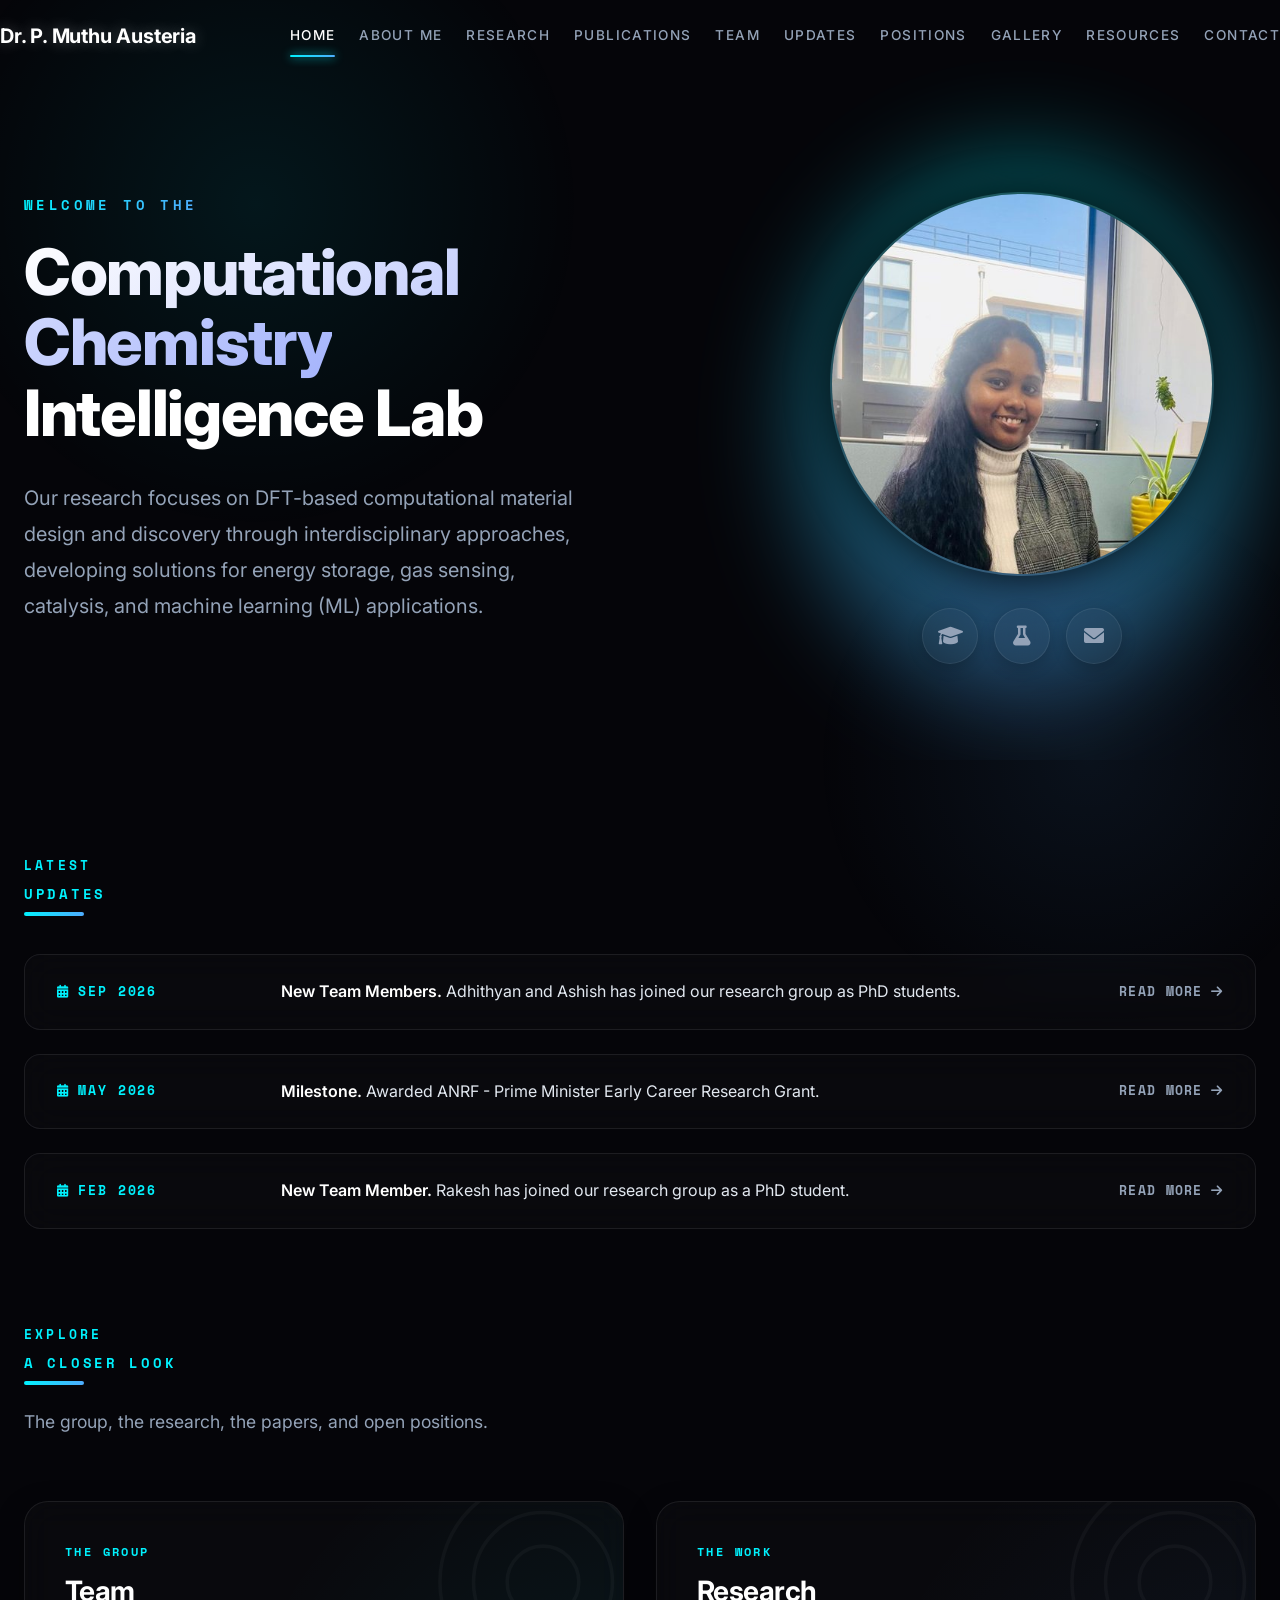
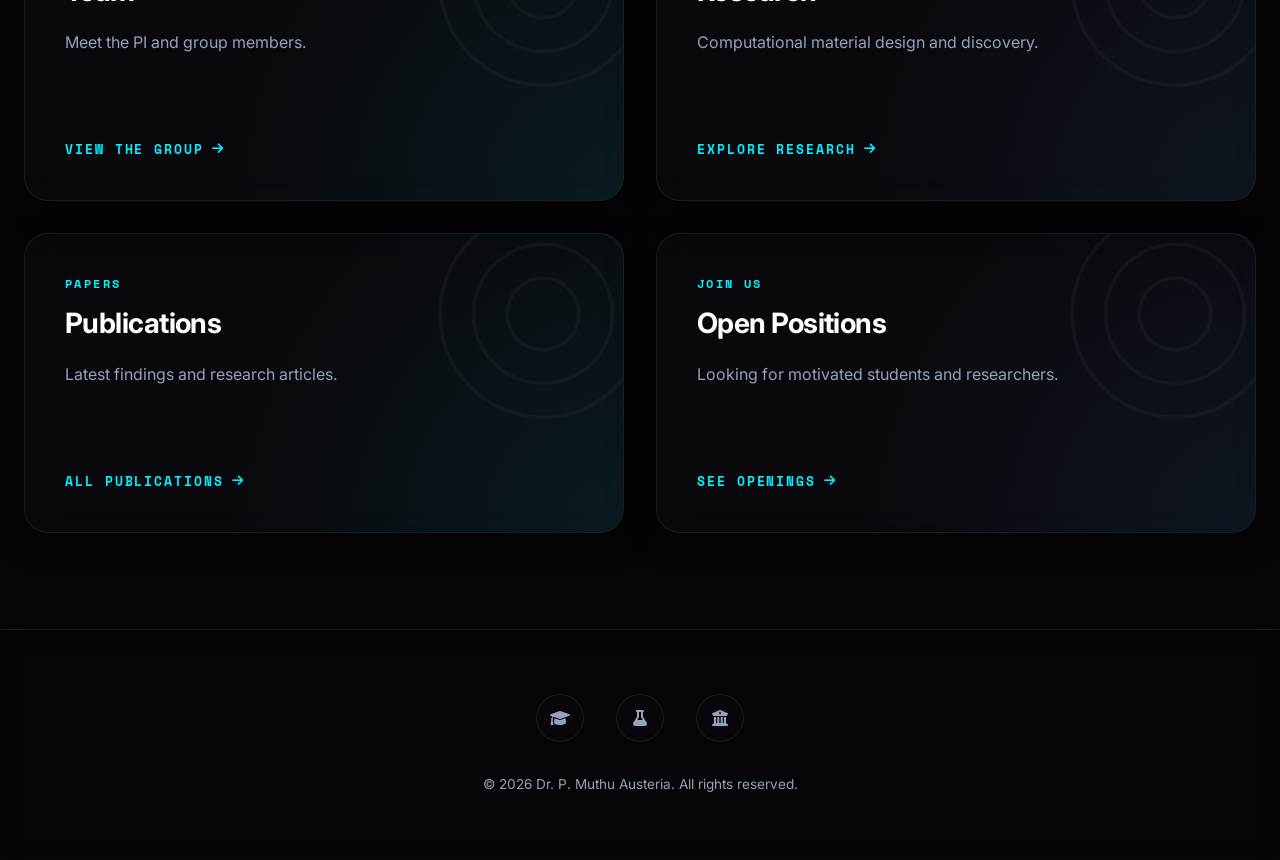
<file: index.html>
<!DOCTYPE html>
<html lang="en">

<head>
    <meta charset="UTF-8">
    <meta name="viewport" content="width=device-width, initial-scale=1.0">
    <title>Dr. P. Muthu Austeria - Computational Chemistry Research</title>
    <!-- Replace styles.css with theme.css -->
    <link rel="stylesheet" href="theme.css">
    <link
        href="https://fonts.googleapis.com/css2?family=Inter:wght@400;500;600;700&family=Space+Mono:wght@400;500;700&display=swap"
        rel="stylesheet">
    <link rel="stylesheet" href="https://cdnjs.cloudflare.com/ajax/libs/font-awesome/6.0.0/css/all.min.css">
</head>

<body>
    <header class="site-header" id="site-header">
        <div class="container header-nav">
            <div class="header-logo">
                <a href="index.html">Dr. P. Muthu Austeria</a>
            </div>
            <button class="mobile-toggle" id="mobile-toggle" aria-label="Toggle mobile menu">
                <span></span>
                <span></span>
                <span></span>
            </button>
            <nav class="nav-menu" id="nav-menu">
                <a href="index.html" aria-current="page">Home</a>
                <a href="about.html">About Me</a>
                <a href="research.html">Research</a>
                <a href="publications.html">Publications</a>
                <a href="team.html">Team</a>
                <a href="updates.html">Updates</a>
                <a href="positions.html">Positions</a>
                <a href="gallery.html">Gallery</a>
                <a href="resources.html">Resources</a>
                <a href="contact.html">Contact</a>
            </nav>
        </div>
    </header>

    <main>
        <!-- Hero Section -->
        <section class="hero">
            <div class="container hero-grid">
                <div class="hero-text">
                    <p class="hero-pretitle font-mono text-accent">Welcome to the</p>
                    <h1 class="hero-title font-display"><span>Computational Chemistry</span><br>Intelligence Lab </h1>
                    <p class="hero-desc">
                        Our research focuses on DFT-based computational material design and discovery
                        through interdisciplinary approaches, developing solutions for energy storage, gas sensing,
                        catalysis, and machine learning (ML) applications.
                    </p>
                </div>

                <div class="hero-visual">
                    <div class="hero-glow"></div>
                    <img src="images/Dr_Muthu.jpg" alt="Dr. P. Muthu Austeria" class="hero-img">

                    <div class="hero-links">
                        <a href="https://scholar.google.com/citations?user=vYwSPuEAAAAJ&hl=en" target="_blank"
                            class="social-icon" title="Google Scholar">
                            <i class="fas fa-graduation-cap"></i>
                        </a>
                        <a href="https://cnms.jainuniversity.ac.in/" target="_blank" class="social-icon"
                            title="CNMS Department">
                            <i class="fas fa-flask"></i>
                        </a>
                        <a href="contact.html" class="social-icon" title="Email">
                            <i class="fas fa-envelope"></i>
                        </a>
                    </div>
                </div>
            </div>
        </section>

        <!-- Latest News -->
        <section class="section-padding">
            <div class="container">
                <div style="max-width: 42rem;">
                    <p class="section-pretitle font-mono text-accent">Latest</p>
                    <h2 class="section-title font-display">Updates</h2>
                </div>

                <div class="news-list">
                    <a href="updates.html" class="news-item">
                        <span class="news-meta font-mono text-accent">
                            <i class="fas fa-calendar-alt"></i> Sep 2026
                        </span>
                        <p class="news-desc"><strong>New Team Members.</strong> Adhithyan and Ashish has joined our
                            research group as PhD students.</p>
                        <span class="news-link text-accent font-mono">Read more <i
                                class="fas fa-arrow-right"></i></span>
                    </a>
                    <a href="updates.html" class="news-item">
                        <span class="news-meta font-mono text-accent">
                            <i class="fas fa-calendar-alt"></i> May 2026
                        </span>
                        <p class="news-desc"><strong>Milestone.</strong> Awarded ANRF - Prime Minister Early Career
                            Research Grant.</p>
                        <span class="news-link text-accent font-mono">Read more <i
                                class="fas fa-arrow-right"></i></span>
                    </a>
                    <a href="updates.html" class="news-item">
                        <span class="news-meta font-mono text-accent">
                            <i class="fas fa-calendar-alt"></i> Feb 2026
                        </span>
                        <p class="news-desc"><strong>New Team Member.</strong> Rakesh has joined our research group as a
                            PhD student.</p>
                        <span class="news-link text-accent font-mono">Read more <i
                                class="fas fa-arrow-right"></i></span>
                    </a>
                </div>
            </div>
        </section>

        <!-- Explore Sections -->
        <section class="section-padding" style="padding-top: 0;">
            <div class="container">
                <div style="max-width: 42rem;">
                    <p class="section-pretitle font-mono text-accent">Explore</p>
                    <h2 class="section-title font-display">A closer look</h2>
                    <p class="section-desc">The group, the research, the papers, and open positions.</p>
                </div>

                <div class="explore-grid">
                    <a href="team.html" class="explore-card">
                        <div class="explore-bg"></div>
                        <svg class="explore-pattern" viewBox="0 0 100 100" fill="none" stroke="currentColor"
                            stroke-width="1.6">
                            <circle cx="50" cy="50" r="46"></circle>
                            <circle cx="50" cy="50" r="31"></circle>
                            <circle cx="50" cy="50" r="16"></circle>
                        </svg>

                        <div style="display: flex; flex-direction: column; height: 100%;">
                            <p class="explore-card-pretitle font-mono">The Group</p>
                            <h3 class="explore-card-title font-display">Team</h3>
                            <p class="explore-card-desc">Meet the PI and group members.</p>
                            <span class="explore-card-link font-mono">View the group <i
                                    class="fas fa-arrow-right"></i></span>
                        </div>
                    </a>

                    <a href="research.html" class="explore-card">
                        <div class="explore-bg"></div>
                        <svg class="explore-pattern" viewBox="0 0 100 100" fill="none" stroke="currentColor"
                            stroke-width="1.6">
                            <circle cx="50" cy="50" r="46"></circle>
                            <circle cx="50" cy="50" r="31"></circle>
                            <circle cx="50" cy="50" r="16"></circle>
                        </svg>

                        <div style="display: flex; flex-direction: column; height: 100%;">
                            <p class="explore-card-pretitle font-mono">The Work</p>
                            <h3 class="explore-card-title font-display">Research</h3>
                            <p class="explore-card-desc">Computational material design and discovery.</p>
                            <span class="explore-card-link font-mono">Explore research <i
                                    class="fas fa-arrow-right"></i></span>
                        </div>
                    </a>

                    <a href="publications.html" class="explore-card">
                        <div class="explore-bg"></div>
                        <svg class="explore-pattern" viewBox="0 0 100 100" fill="none" stroke="currentColor"
                            stroke-width="1.6">
                            <circle cx="50" cy="50" r="46"></circle>
                            <circle cx="50" cy="50" r="31"></circle>
                            <circle cx="50" cy="50" r="16"></circle>
                        </svg>

                        <div style="display: flex; flex-direction: column; height: 100%;">
                            <p class="explore-card-pretitle font-mono">Papers</p>
                            <h3 class="explore-card-title font-display">Publications</h3>
                            <p class="explore-card-desc">Latest findings and research articles.</p>
                            <span class="explore-card-link font-mono">All publications <i
                                    class="fas fa-arrow-right"></i></span>
                        </div>
                    </a>

                    <a href="positions.html" class="explore-card">
                        <div class="explore-bg"></div>
                        <svg class="explore-pattern" viewBox="0 0 100 100" fill="none" stroke="currentColor"
                            stroke-width="1.6">
                            <circle cx="50" cy="50" r="46"></circle>
                            <circle cx="50" cy="50" r="31"></circle>
                            <circle cx="50" cy="50" r="16"></circle>
                        </svg>

                        <div style="display: flex; flex-direction: column; height: 100%;">
                            <p class="explore-card-pretitle font-mono">Join Us</p>
                            <h3 class="explore-card-title font-display">Open Positions</h3>
                            <p class="explore-card-desc">Looking for motivated students and researchers.</p>
                            <span class="explore-card-link font-mono">See openings <i
                                    class="fas fa-arrow-right"></i></span>
                        </div>
                    </a>
                </div>
            </div>
        </section>
    </main>

    <!-- Footer -->
    <footer class="site-footer">
        <div class="container">
            <div class="footer-social">
                <a href="https://scholar.google.com/citations?user=vYwSPuEAAAAJ&hl=en" target="_blank"
                    title="Google Scholar">
                    <i class="fas fa-graduation-cap"></i>
                </a>
                <a href="https://cnms.jainuniversity.ac.in/" target="_blank" title="CNMS Department">
                    <i class="fas fa-flask"></i>
                </a>
                <a href="https://www.jainuniversity.ac.in/" target="_blank" title="Jain University">
                    <i class="fas fa-university"></i>
                </a>
            </div>
            <p class="footer-copy">&copy; 2026 Dr. P. Muthu Austeria. All rights reserved.</p>
        </div>
    </footer>

    <!-- Inline script for header scroll and mobile menu -->
    <script>
        document.addEventListener('DOMContentLoaded', () => {
            const header = document.getElementById('site-header');
            const mobileToggle = document.getElementById('mobile-toggle');
            const navMenu = document.getElementById('nav-menu');

            // Header scroll effect
            const handleScroll = () => {
                if (window.scrollY > 10) {
                    header.classList.add('scrolled');
                } else {
                    header.classList.remove('scrolled');
                }
            };
            window.addEventListener('scroll', handleScroll, { passive: true });
            handleScroll();

            // Mobile menu toggle
            if (mobileToggle && navMenu) {
                mobileToggle.addEventListener('click', () => {
                    navMenu.classList.toggle('mobile-active');
                });
            }
        });
    </script>
</body>

</html>
</file>
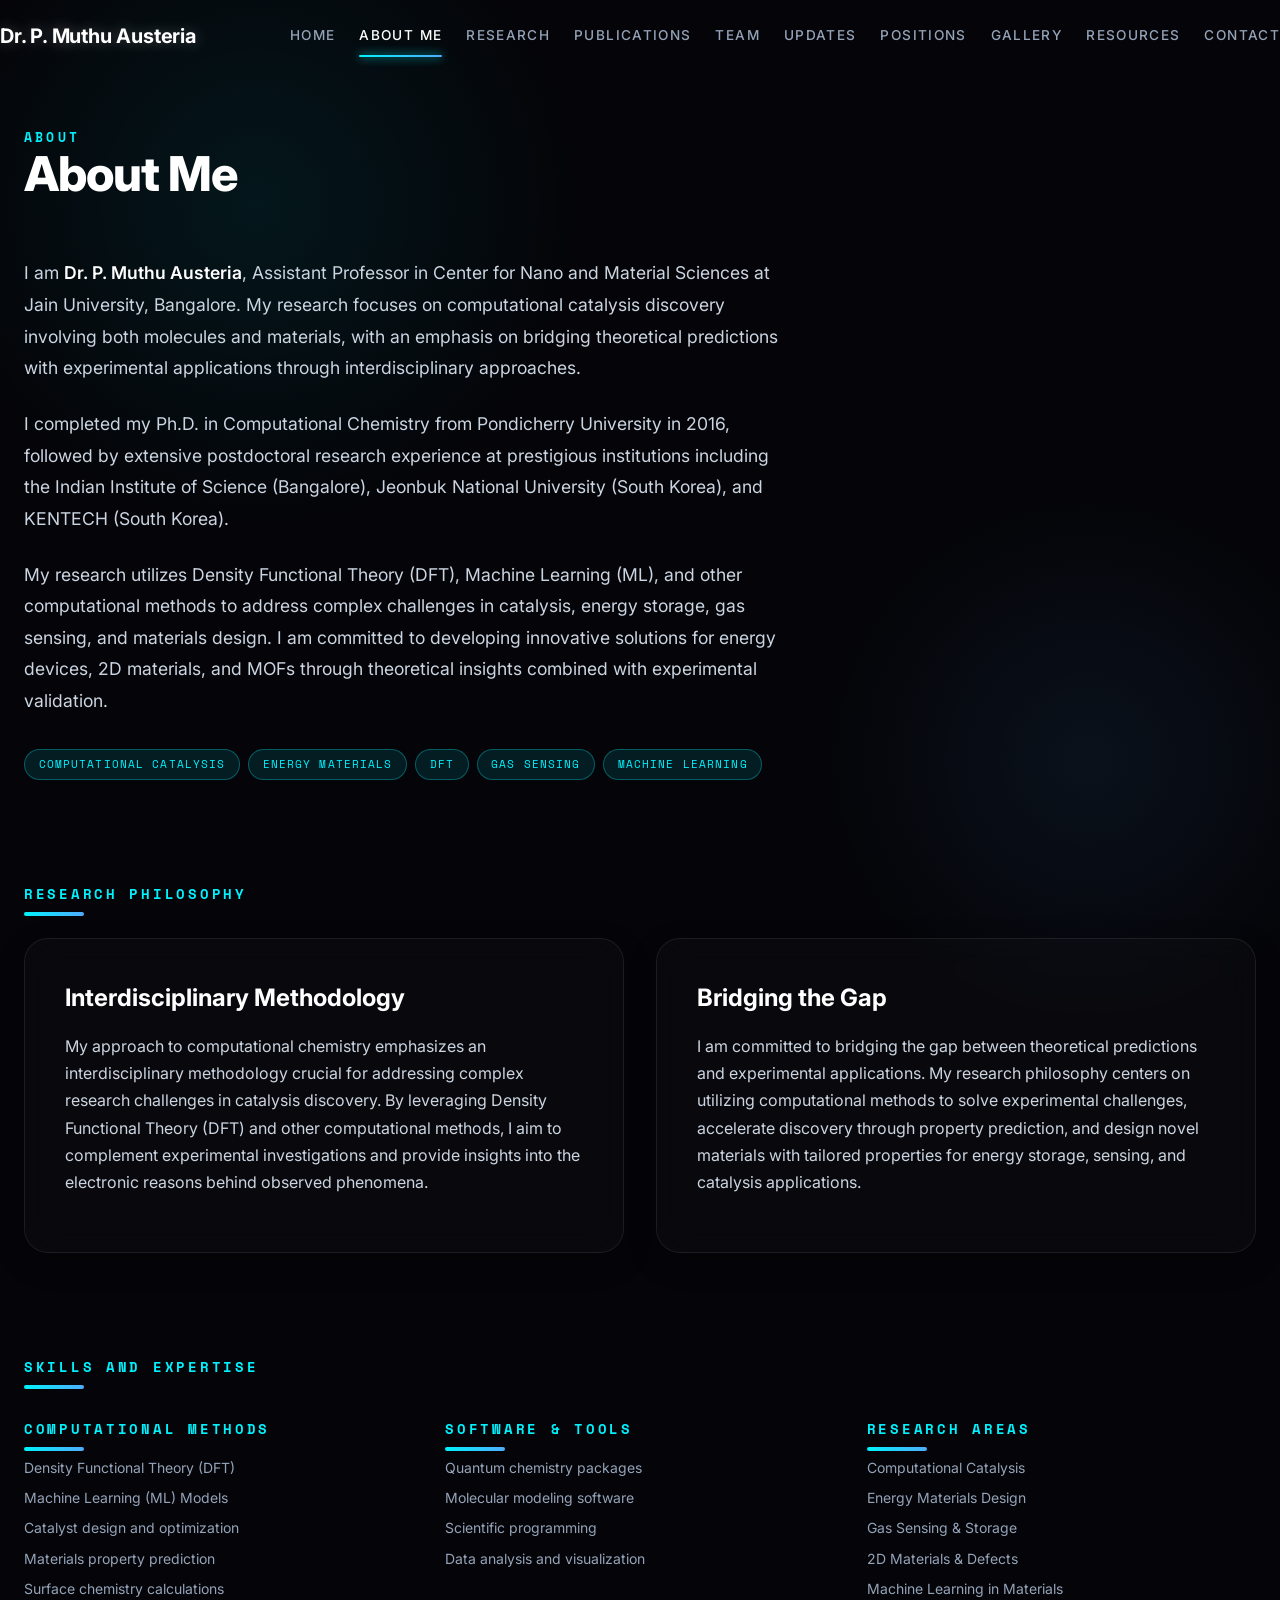
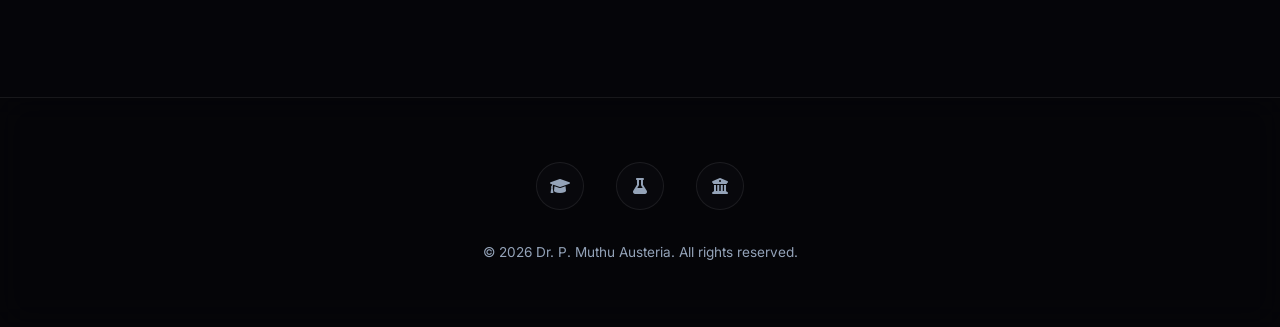
<file: about.html>
<!DOCTYPE html>
<html lang="en">

<head>
    <meta charset="UTF-8">
    <meta name="viewport" content="width=device-width, initial-scale=1.0">
    <title>About Me - Dr. P. Muthu Austeria - Computational Chemistry Research</title>
    <link rel="stylesheet" href="theme.css">
    <link
        href="https://fonts.googleapis.com/css2?family=Inter:wght@400;500;600;700&family=Space+Mono:wght@400;500;700&display=swap"
        rel="stylesheet">
    <link rel="stylesheet" href="https://cdnjs.cloudflare.com/ajax/libs/font-awesome/6.0.0/css/all.min.css">
</head>

<body>
    <!-- Header -->
    <header class="site-header" id="site-header">
        <div class="container header-nav">
            <div class="header-logo">
                <a href="index.html">Dr. P. Muthu Austeria</a>
            </div>
            <button class="mobile-toggle" id="mobile-toggle" aria-label="Toggle mobile menu">
                <span></span>
                <span></span>
                <span></span>
            </button>
            <nav class="nav-menu" id="nav-menu">
                <a href="index.html">Home</a>
                <a href="about.html" aria-current="page">About Me</a>
                <a href="research.html">Research</a>
                <a href="publications.html">Publications</a>
                <a href="team.html">Team</a>
                <a href="updates.html">Updates</a>
                <a href="positions.html">Positions</a>
                <a href="gallery.html">Gallery</a>
                <a href="resources.html">Resources</a>
                <a href="contact.html">Contact</a>
            </nav>
        </div>
    </header>
    <main>
        <!-- Page Header -->
        <section class="section-padding" style="padding-top: 8rem; padding-bottom: 2rem;">
            <div class="container">
                <div style="max-width: 42rem;">
                    <p class="section-pretitle font-mono text-accent">About</p>
                    <h1 class="hero-title font-display" style="font-size: 3rem; margin-bottom: 0;">About Me</h1>
                </div>
            </div>
        </section>

        <section class="section-padding" style="padding-top: 0;">
            <div class="container">
                <div class="section-content" style="max-width: 70ch;">
                    <p>
                        I am <strong style="color: #fff;">Dr. P. Muthu Austeria</strong>, Assistant Professor in Center
                        for Nano and Material Sciences at Jain University, Bangalore.
                        My research focuses on computational catalysis discovery involving both molecules and materials,
                        with an
                        emphasis on bridging theoretical predictions with experimental applications through
                        interdisciplinary approaches.
                    </p>
                    <p>
                        I completed my Ph.D. in Computational Chemistry from Pondicherry University in 2016, followed by
                        extensive postdoctoral research experience at prestigious institutions including the Indian
                        Institute
                        of Science (Bangalore), Jeonbuk National University (South Korea), and KENTECH (South Korea).
                    </p>
                    <p>
                        My research utilizes Density Functional Theory (DFT), Machine Learning (ML), and other
                        computational methods to address complex
                        challenges in catalysis, energy storage, gas sensing, and materials design. I am committed to
                        developing
                        innovative solutions for energy devices, 2D materials, and MOFs through theoretical insights
                        combined
                        with experimental validation.
                    </p>
                </div>
                <div class="pub-tags" style="margin-top: 2rem;">
                    <span class="pub-tag">Computational Catalysis</span>
                    <span class="pub-tag">Energy Materials</span>
                    <span class="pub-tag">DFT</span>
                    <span class="pub-tag">Gas Sensing</span>
                    <span class="pub-tag">Machine Learning</span>
                </div>
            </div>
            </div>
        </section>

        <section class="section-padding" style="padding-top: 0;">
            <div class="container">
                <div style="max-width: 42rem; margin-bottom: 2rem;">
                    <h2 class="section-title font-display">Research Philosophy</h2>
                </div>
                <div class="content-grid">
                    <div class="content-card">
                        <h3>Interdisciplinary Methodology</h3>
                        <p>
                            My approach to computational chemistry emphasizes an interdisciplinary methodology crucial
                            for addressing
                            complex research challenges in catalysis discovery. By leveraging Density Functional Theory
                            (DFT)
                            and other computational methods, I aim to complement experimental investigations and provide
                            insights
                            into the electronic reasons behind observed phenomena.
                        </p>
                    </div>
                    <div class="content-card">
                        <h3>Bridging the Gap</h3>
                        <p>
                            I am committed to bridging the gap between theoretical predictions and experimental
                            applications.
                            My research philosophy centers on utilizing computational methods to solve experimental
                            challenges,
                            accelerate discovery through property prediction, and design novel materials with tailored
                            properties
                            for energy storage, sensing, and catalysis applications.
                        </p>
                    </div>
                </div>
        </section>

        <section class="section-padding" style="padding-top: 0;">
            <div class="container">
                <div style="max-width: 42rem; margin-bottom: 2rem;">
                    <h2 class="section-title font-display">Skills and Expertise</h2>
                </div>

                <div
                    style="display: grid; grid-template-columns: repeat(auto-fit, minmax(250px, 1fr)); gap: 2rem; margin-top: 2rem;">
                    <div>
                        <h3 class="section-title">Computational Methods</h3>
                        <ul
                            style="list-style: none; display: flex; flex-direction: column; gap: 0.5rem; color: var(--color-text-muted); font-size: 0.875rem;">
                            <li>Density Functional Theory (DFT)</li>
                            <li>Machine Learning (ML) Models</li>
                            <li>Catalyst design and optimization</li>
                            <li>Materials property prediction</li>
                            <li>Surface chemistry calculations</li>
                        </ul>
                    </div>
                    <div>
                        <h3 class="section-title">Software & Tools</h3>
                        <ul
                            style="list-style: none; display: flex; flex-direction: column; gap: 0.5rem; color: var(--color-text-muted); font-size: 0.875rem;">
                            <li>Quantum chemistry packages</li>
                            <li>Molecular modeling software</li>
                            <li>Scientific programming</li>
                            <li>Data analysis and visualization</li>
                        </ul>
                    </div>
                    <div>
                        <h3 class="section-title">Research Areas</h3>
                        <ul
                            style="list-style: none; display: flex; flex-direction: column; gap: 0.5rem; color: var(--color-text-muted); font-size: 0.875rem;">
                            <li>Computational Catalysis</li>
                            <li>Energy Materials Design</li>
                            <li>Gas Sensing & Storage</li>
                            <li>2D Materials & Defects</li>
                            <li>Machine Learning in Materials</li>
                        </ul>
                    </div>
                </div>
        </section>
    </main>
    <!-- Footer -->
    <footer class="site-footer">
        <div class="container">
            <div class="footer-social">
                <a href="https://scholar.google.com/citations?user=vYwSPuEAAAAJ&hl=en" target="_blank"
                    title="Google Scholar">
                    <i class="fas fa-graduation-cap"></i>
                </a>
                <a href="https://cnms.jainuniversity.ac.in/" target="_blank" title="CNMS Department">
                    <i class="fas fa-flask"></i>
                </a>
                <a href="https://www.jainuniversity.ac.in/" target="_blank" title="Jain University">
                    <i class="fas fa-university"></i>
                </a>
            </div>
            <p class="footer-copy">&copy; 2026 Dr. P. Muthu Austeria. All rights reserved.</p>
        </div>
    </footer>

    <!-- Inline script for header scroll and mobile menu -->
    <script>
        document.addEventListener('DOMContentLoaded', () => {
            const header = document.getElementById('site-header');
            const mobileToggle = document.getElementById('mobile-toggle');
            const navMenu = document.getElementById('nav-menu');

            const handleScroll = () => {
                if (window.scrollY > 10) {
                    header.classList.add('scrolled');
                } else {
                    header.classList.remove('scrolled');
                }
            };
            window.addEventListener('scroll', handleScroll, { passive: true });
            handleScroll();

            if (mobileToggle && navMenu) {
                mobileToggle.addEventListener('click', () => {
                    navMenu.classList.toggle('mobile-active');
                });
            }
        });
    </script>
    <script src="script.js"></script>
</body>

</html>
</file>
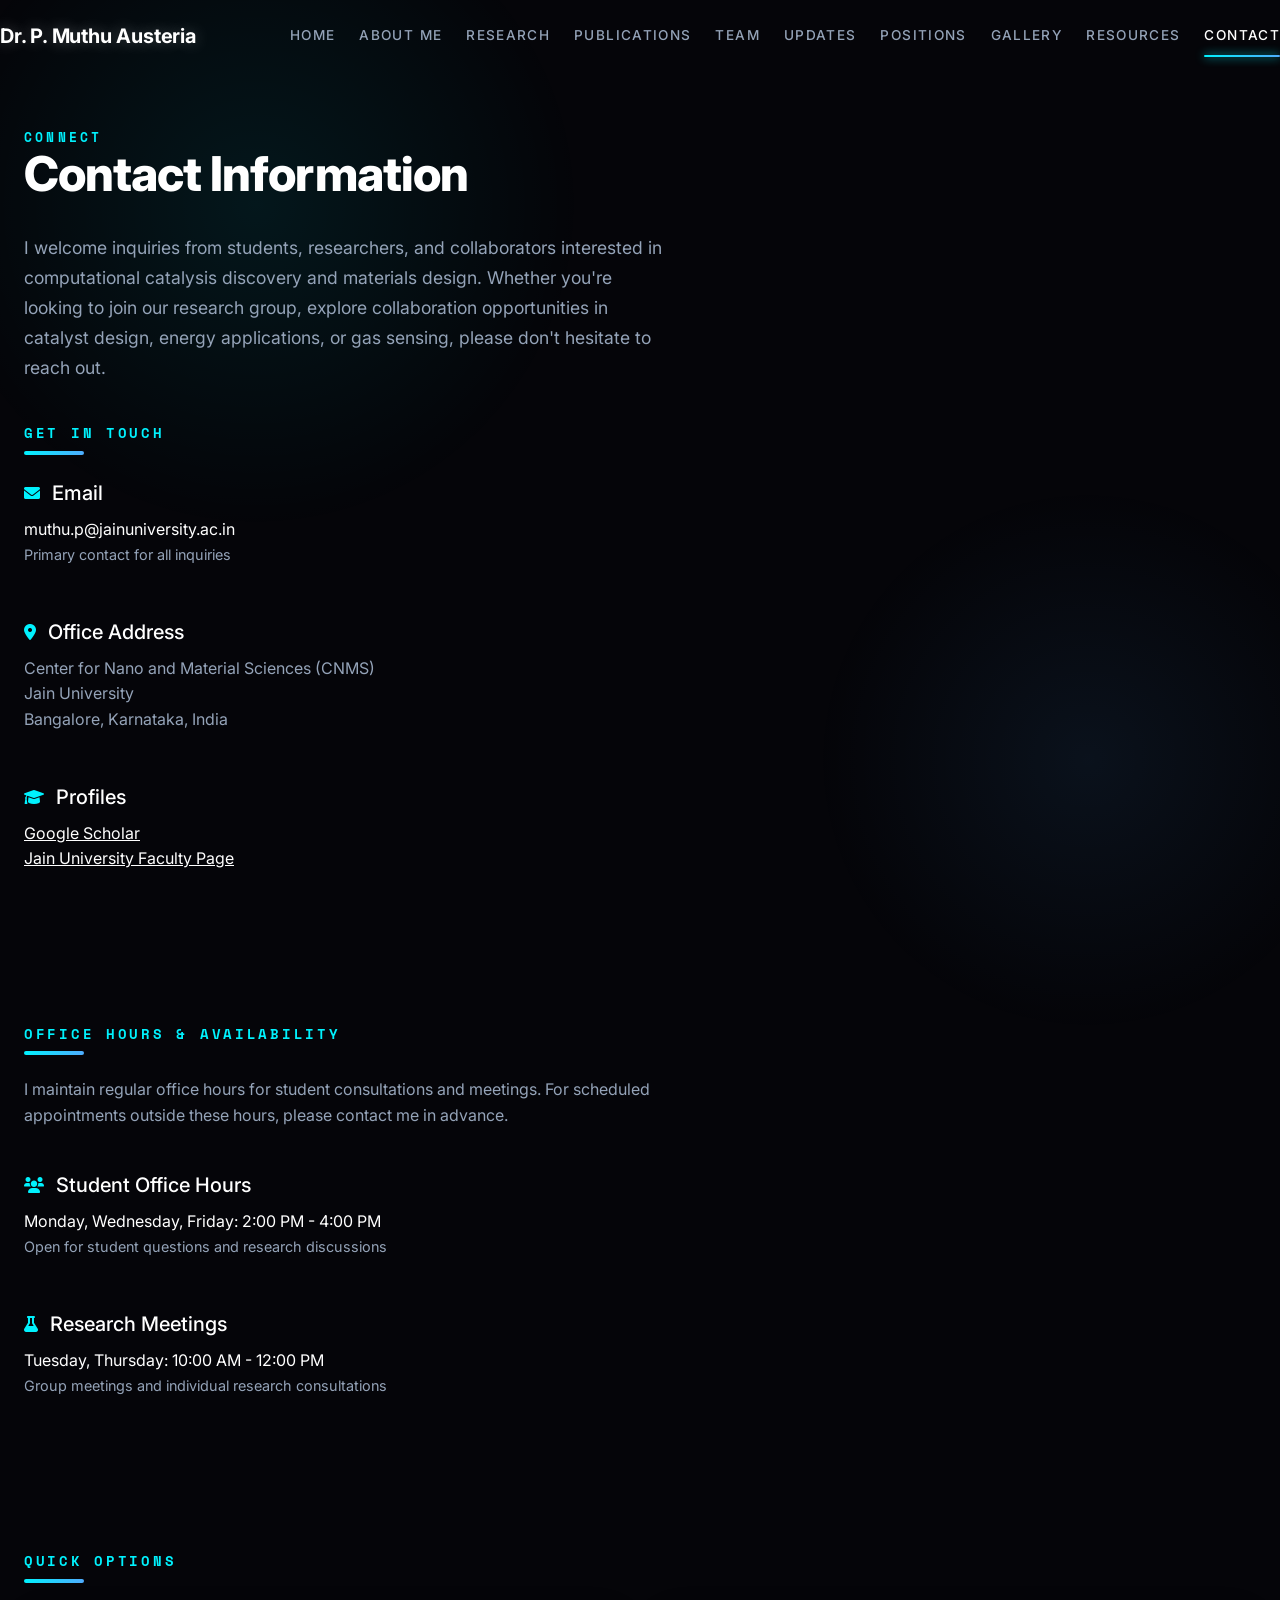
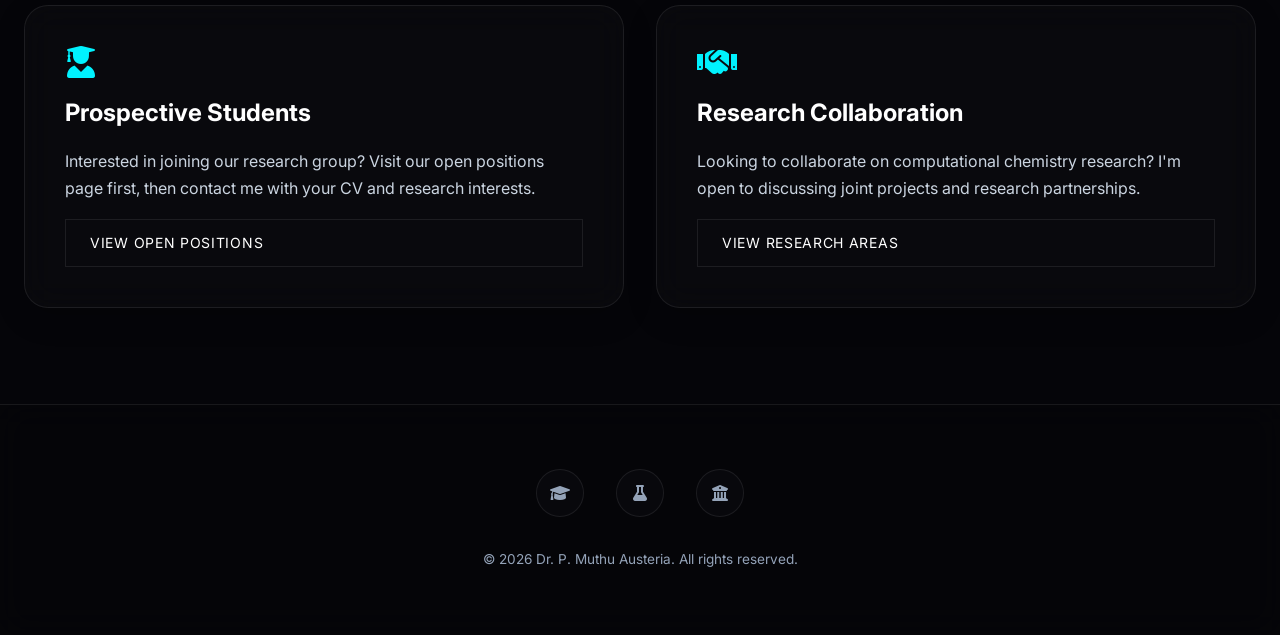
<file: contact.html>
<!DOCTYPE html>
<html lang="en">

<head>
    <meta charset="UTF-8">
    <meta name="viewport" content="width=device-width, initial-scale=1.0">
    <title>Contact - Dr. P. Muthu Austeria - Computational Chemistry Research</title>
    <link rel="stylesheet" href="theme.css">
    <link
        href="https://fonts.googleapis.com/css2?family=Inter:wght@400;500;600;700&family=Space+Mono:wght@400;500;700&display=swap"
        rel="stylesheet">
    <link rel="stylesheet" href="https://cdnjs.cloudflare.com/ajax/libs/font-awesome/6.0.0/css/all.min.css">
</head>

<body>
    <!-- Header -->
    <header class="site-header" id="site-header">
        <div class="container header-nav">
            <div class="header-logo">
                <a href="index.html">Dr. P. Muthu Austeria</a>
            </div>
            <button class="mobile-toggle" id="mobile-toggle" aria-label="Toggle mobile menu">
                <span></span>
                <span></span>
                <span></span>
            </button>
            <nav class="nav-menu" id="nav-menu">
                <a href="index.html">Home</a>
                <a href="about.html">About Me</a>
                <a href="research.html">Research</a>
                <a href="publications.html">Publications</a>
                <a href="team.html">Team</a>
                <a href="updates.html">Updates</a>
                <a href="positions.html">Positions</a>
                <a href="gallery.html">Gallery</a>
                <a href="resources.html">Resources</a>
                <a href="contact.html" aria-current="page">Contact</a>
            </nav>
        </div>
    </header>
    <main>
        <!-- Page Header -->
        <section class="section-padding" style="padding-top: 8rem; padding-bottom: 2rem;">
            <div class="container">
                <div style="max-width: 42rem;">
                    <p class="section-pretitle font-mono text-accent">Connect</p>
                    <h1 class="hero-title font-display" style="font-size: 3rem; margin-bottom: 0;">Contact Information
                    </h1>
                    <p class="section-desc">
                        I welcome inquiries from students, researchers, and collaborators interested in
                        computational catalysis discovery and materials design. Whether you're looking to join our
                        research group,
                        explore collaboration opportunities in catalyst design, energy applications, or gas sensing,
                        please don't hesitate to reach out.
                    </p>
                </div>
            </div>
        </section>

        <section class="section-padding" style="padding-top: 0;">
            <div class="container">
                <div style="max-width: 42rem; margin-bottom: 2rem;">
                    <h2 class="section-title font-display">Get In Touch</h2>
                </div>
                <div style="display: flex; flex-direction: column; gap: 1.5rem; max-width: 70ch;">
                    <div style="padding-bottom: 1.5rem; border-bottom: 1px solid var(--color-border-dark);">
                        <h3
                            style="font-size: 1.25rem; font-weight: 500; margin-bottom: 0.5rem; display: flex; align-items: center; gap: 0.75rem;">
                            <i class="fas fa-envelope" style="color: var(--color-accent); font-size: 1rem;"></i>
                            Email
                        </h3>
                        <p style="color: var(--color-text-muted); font-size: 1rem; line-height: 1.6; margin: 0;">
                            <a href="mailto:muthu.p@jainuniversity.ac.in"
                                style="color: var(--color-text); text-decoration: none;">muthu.p@jainuniversity.ac.in</a>
                            <br><span style="font-size: 0.9rem;">Primary contact for all inquiries</span>
                        </p>
                    </div>

                    <!--
                <div style="padding-bottom: 1.5rem; border-bottom: 1px solid var(--color-border-dark);">
                    <h3 style="font-size: 1.25rem; font-weight: 500; margin-bottom: 0.5rem; display: flex; align-items: center; gap: 0.75rem;">
                        <i class="fas fa-phone" style="color: var(--color-accent); font-size: 1rem;"></i>
                        Phone
                    </h3>
                    <p style="color: var(--color-text-muted); font-size: 1rem; line-height: 1.6; margin: 0;">
                        <span style="color: var(--color-text);">+91 80 2750 6270</span>
                        <br><span style="font-size: 0.9rem;">Available during office hours</span>
                    </p>
                </div>
                -->


                    <div style="padding-bottom: 1.5rem; border-bottom: 1px solid var(--color-border-dark);">
                        <h3
                            style="font-size: 1.25rem; font-weight: 500; margin-bottom: 0.5rem; display: flex; align-items: center; gap: 0.75rem;">
                            <i class="fas fa-map-marker-alt" style="color: var(--color-accent); font-size: 1rem;"></i>
                            Office Address
                        </h3>
                        <p
                            style="color: var(--color-text-muted); font-size: 1rem; line-height: 1.6; margin: 0; max-width: 800px;">
                            Center for Nano and Material Sciences (CNMS)<br>
                            Jain University<br>
                            Bangalore, Karnataka, India
                        </p>
                    </div>

                    <div style="padding-bottom: 1.5rem; border-bottom: 1px solid var(--color-border-dark);">
                        <h3
                            style="font-size: 1.25rem; font-weight: 500; margin-bottom: 0.5rem; display: flex; align-items: center; gap: 0.75rem;">
                            <i class="fas fa-graduation-cap" style="color: var(--color-accent); font-size: 1rem;"></i>
                            Profiles
                        </h3>
                        <p style="color: var(--color-text-muted); font-size: 1rem; line-height: 1.6; margin: 0;">
                            <a href="https://scholar.google.com/citations?user=vYwSPuEAAAAJ&hl=en" target="_blank"
                                style="color: var(--color-text); text-decoration: underline;">Google Scholar</a>
                            <br><a href="https://cnms.jainuniversity.ac.in/muthu-austeria.htm" target="_blank"
                                style="color: var(--color-text); text-decoration: underline;">Jain University Faculty
                                Page</a>
                        </p>
                    </div>
                    </p>
                </div>
            </div>
            </div>
        </section>

        <section class="section-padding" style="padding-top: 0;">
            <div class="container">
                <div style="max-width: 42rem; margin-bottom: 2rem;">
                    <h2 class="section-title font-display">Office Hours &amp; Availability</h2>
                </div>
                <div style="display: flex; flex-direction: column; gap: 1.5rem; max-width: 70ch;">
                    <p
                        style="color: var(--color-text-muted); font-size: 1rem; line-height: 1.6; margin: 0 0 1rem 0; max-width: 800px;">
                        I maintain regular office hours for student consultations and meetings.
                        For scheduled appointments outside these hours, please contact me in advance.
                    </p>

                    <div style="padding-bottom: 1.5rem; border-bottom: 1px solid var(--color-border-dark);">
                        <h3
                            style="font-size: 1.25rem; font-weight: 500; margin-bottom: 0.5rem; display: flex; align-items: center; gap: 0.75rem;">
                            <i class="fas fa-users" style="color: var(--color-accent); font-size: 1rem;"></i>
                            Student Office Hours
                        </h3>
                        <p style="color: var(--color-text-muted); font-size: 1rem; line-height: 1.6; margin: 0;">
                            <span style="color: var(--color-text);">Monday, Wednesday, Friday: 2:00 PM - 4:00 PM</span>
                            <br><span style="font-size: 0.9rem;">Open for student questions and research
                                discussions</span>
                        </p>
                    </div>

                    <div style="padding-bottom: 1.5rem; border-bottom: 1px solid var(--color-border-dark);">
                        <h3
                            style="font-size: 1.25rem; font-weight: 500; margin-bottom: 0.5rem; display: flex; align-items: center; gap: 0.75rem;">
                            <i class="fas fa-flask" style="color: var(--color-accent); font-size: 1rem;"></i>
                            Research Meetings
                        </h3>
                        <p style="color: var(--color-text-muted); font-size: 1rem; line-height: 1.6; margin: 0;">
                            <span style="color: var(--color-text);">Tuesday, Thursday: 10:00 AM - 12:00 PM</span>
                            <br><span style="font-size: 0.9rem;">Group meetings and individual research
                                consultations</span>
                        </p>
                    </div>
                    </p>
                </div>
            </div>
            </div>
        </section>

        <section class="section-padding" style="padding-top: 0;">
            <div class="container">
                <div style="max-width: 42rem; margin-bottom: 2rem;">
                    <h2 class="section-title font-display">Quick Options</h2>
                </div>
                <div class="content-grid" style="margin-top: 2rem;">
                    <div class="content-card">
                        <i class="fas fa-user-graduate"
                            style="font-size: 2rem; color: var(--color-accent); margin-bottom: 1rem; display: block;"></i>
                        <h3 style="margin-bottom: 1rem;">Prospective Students</h3>
                        <p>Interested in joining our research group? Visit our open positions page first, then contact
                            me with your CV and research interests.</p>
                        <a href="positions.html"
                            style="display: inline-block; padding: 0.75rem 1.5rem; border: 1px solid var(--color-border); color: #fff; text-decoration: none; font-size: 0.875rem; text-transform: uppercase; letter-spacing: 0.05em; margin-top: auto;">View
                            Open Positions</a>
                    </div>

                    <div class="content-card">
                        <i class="fas fa-handshake"
                            style="font-size: 2rem; color: var(--color-accent); margin-bottom: 1rem; display: block;"></i>
                        <h3 style="margin-bottom: 1rem;">Research Collaboration</h3>
                        <p>Looking to collaborate on computational chemistry research? I'm open to discussing joint
                            projects and research partnerships.</p>
                        <a href="research.html"
                            style="display: inline-block; padding: 0.75rem 1.5rem; border: 1px solid var(--color-border); color: #fff; text-decoration: none; font-size: 0.875rem; text-transform: uppercase; letter-spacing: 0.05em; margin-top: auto;">View
                            Research Areas</a>
                    </div>
                </div>

            </div>
        </section>
    </main>
    <!-- Footer -->
    <footer class="site-footer">
        <div class="container">
            <div class="footer-social">
                <a href="https://scholar.google.com/citations?user=vYwSPuEAAAAJ&hl=en" target="_blank"
                    title="Google Scholar">
                    <i class="fas fa-graduation-cap"></i>
                </a>
                <a href="https://cnms.jainuniversity.ac.in/" target="_blank" title="CNMS Department">
                    <i class="fas fa-flask"></i>
                </a>
                <a href="https://www.jainuniversity.ac.in/" target="_blank" title="Jain University">
                    <i class="fas fa-university"></i>
                </a>
            </div>
            <p class="footer-copy">&copy; 2026 Dr. P. Muthu Austeria. All rights reserved.</p>
        </div>
    </footer>

    <!-- Inline script for header scroll and mobile menu -->
    <script>
        document.addEventListener('DOMContentLoaded', () => {
            const header = document.getElementById('site-header');
            const mobileToggle = document.getElementById('mobile-toggle');
            const navMenu = document.getElementById('nav-menu');

            const handleScroll = () => {
                if (window.scrollY > 10) {
                    header.classList.add('scrolled');
                } else {
                    header.classList.remove('scrolled');
                }
            };
            window.addEventListener('scroll', handleScroll, { passive: true });
            handleScroll();

            if (mobileToggle && navMenu) {
                mobileToggle.addEventListener('click', () => {
                    navMenu.classList.toggle('mobile-active');
                });
            }
        });
    </script>
    <script src="script.js"></script>
</body>

</html>
</file>
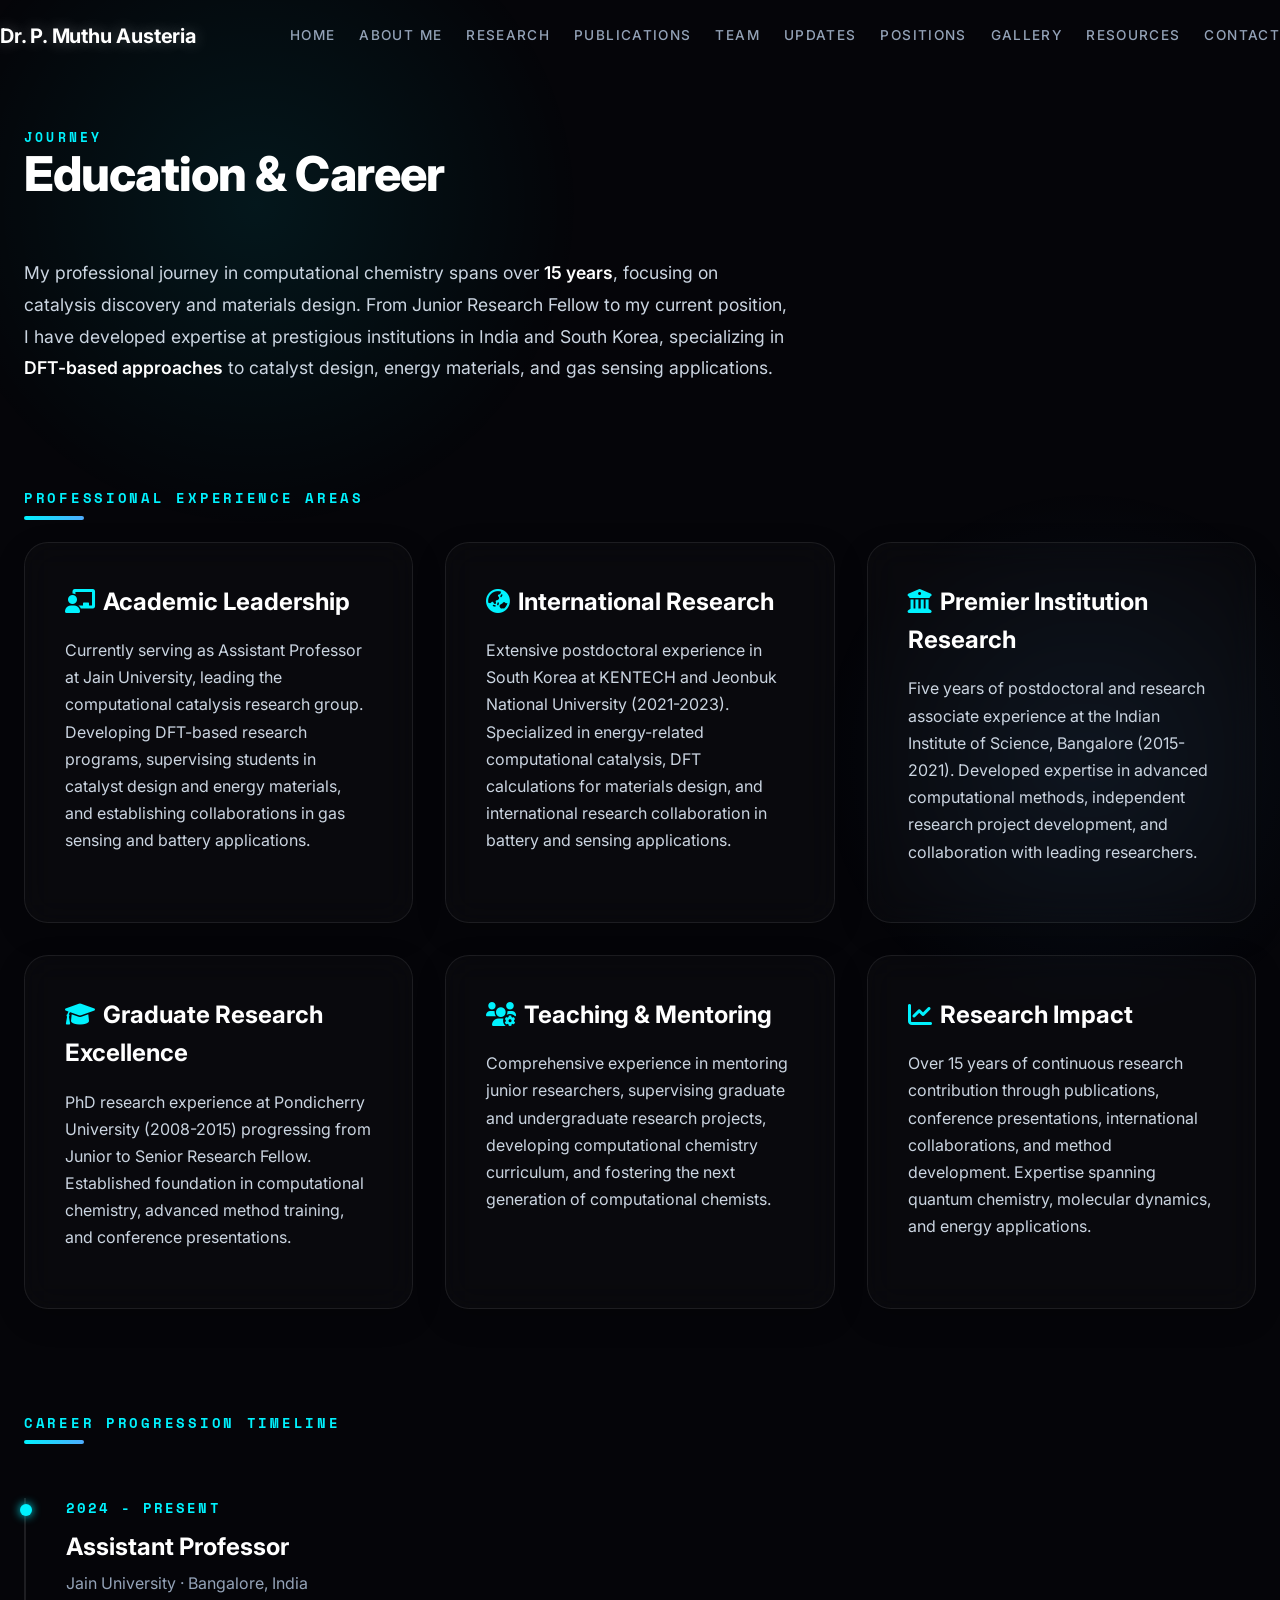
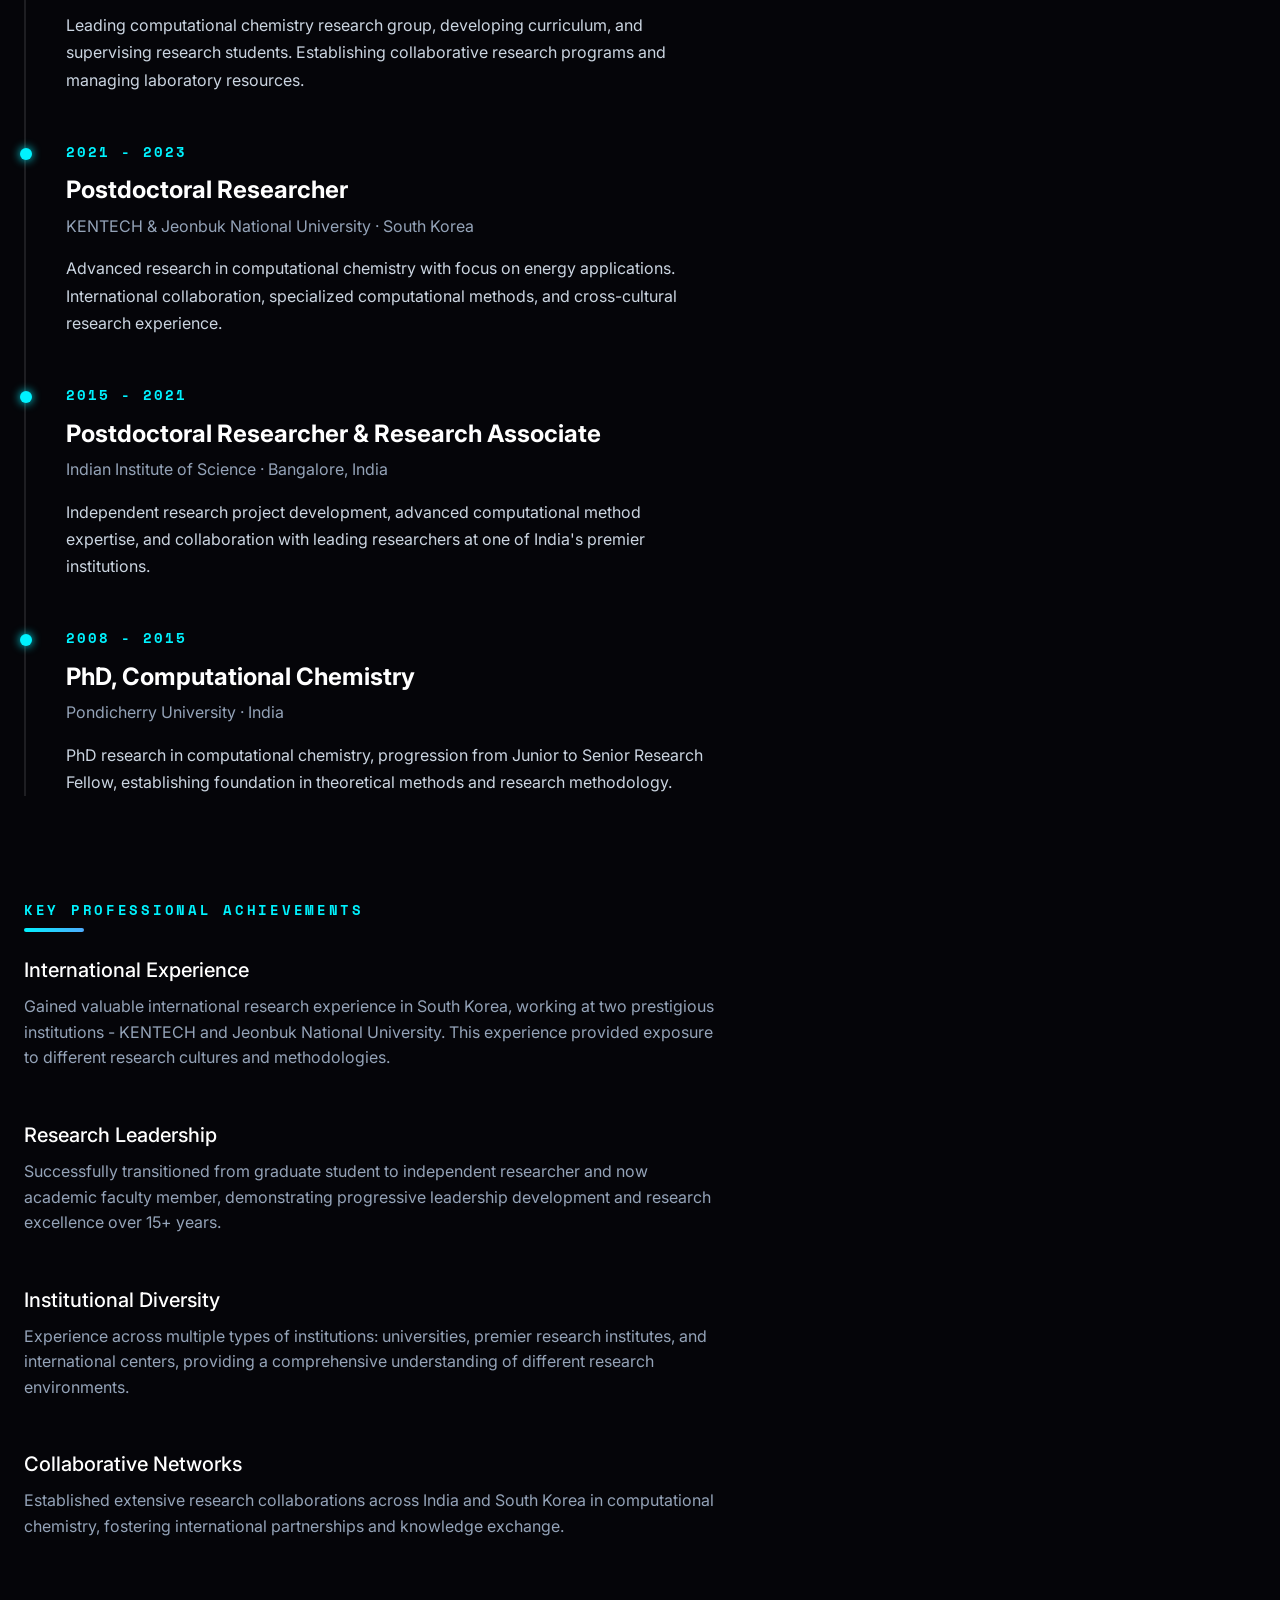
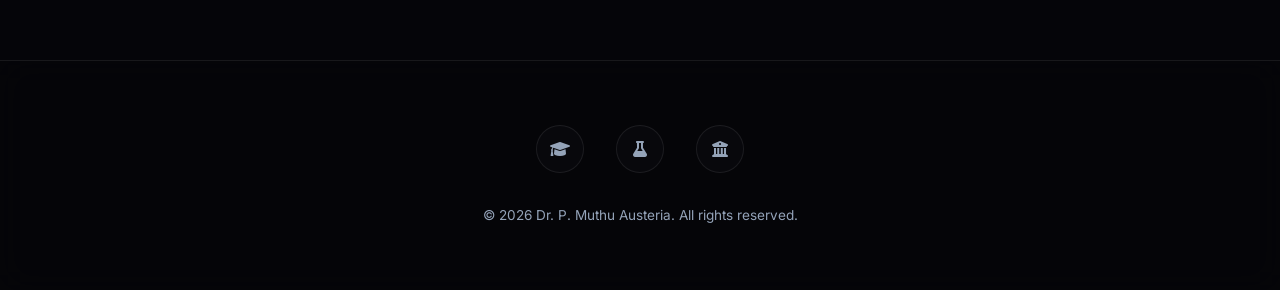
<file: experience.html>
<!DOCTYPE html>
<html lang="en">
<head>
    <meta charset="UTF-8">
    <meta name="viewport" content="width=device-width, initial-scale=1.0">
    <title>Experience - Dr. P. Muthu Austeria - Computational Chemistry Research</title>
    <link rel="stylesheet" href="theme.css">
    <link href="https://fonts.googleapis.com/css2?family=Inter:wght@400;500;600;700&family=Space+Mono:wght@400;500;700&display=swap" rel="stylesheet">
    <link rel="stylesheet" href="https://cdnjs.cloudflare.com/ajax/libs/font-awesome/6.0.0/css/all.min.css">
</head>
<body>
    <!-- Header -->
    <header class="site-header" id="site-header">
        <div class="container header-nav">
            <div class="header-logo">
                <a href="index.html">Dr. P. Muthu Austeria</a>
            </div>
            <button class="mobile-toggle" id="mobile-toggle" aria-label="Toggle mobile menu">
                <span></span>
                <span></span>
                <span></span>
            </button>
            <nav class="nav-menu" id="nav-menu">
                <a href="index.html">Home</a>
                <a href="about.html">About Me</a>
                <a href="research.html">Research</a>
                <a href="publications.html">Publications</a>
                <a href="team.html">Team</a>
                <a href="updates.html">Updates</a>
                <a href="positions.html">Positions</a>
                <a href="gallery.html">Gallery</a>
                <a href="resources.html">Resources</a>
                <a href="contact.html">Contact</a>
            </nav>
        </div>
    </header>
    <main>
        <!-- Page Header -->
        <section class="section-padding" style="padding-top: 8rem; padding-bottom: 2rem;">
            <div class="container">
                <div style="max-width: 42rem;">
                    <p class="section-pretitle font-mono text-accent">Journey</p>
                    <h1 class="hero-title font-display" style="font-size: 3rem; margin-bottom: 0;">Education &amp; Career</h1>
                </div>
            </div>
        </section>

        <section class="section-padding" style="padding-top: 0;">
            <div class="container">
                <div class="section-content" style="max-width: 70ch;">
                <p>
                    My professional journey in computational chemistry spans over <strong style="color: #fff;">15 years</strong>, focusing on catalysis discovery 
                    and materials design. From Junior Research Fellow to my current position, I have developed expertise 
                    at prestigious institutions in India and South Korea, specializing in <strong style="color: #fff;">DFT-based approaches</strong> to 
                    catalyst design, energy materials, and gas sensing applications.
                </p>
                </div>
            </div>
        </section>

        <section class="section-padding" style="padding-top: 0;">
            <div class="container">
                <div style="max-width: 42rem; margin-bottom: 2rem;">
                    <h2 class="section-title font-display">Professional Experience Areas</h2>
                </div>
                <div class="content-grid">
                <div class="content-card">
                    <h3><i class="fas fa-chalkboard-teacher" style="margin-right: 0.5rem; color: var(--color-accent);"></i>Academic Leadership</h3>
                    <p>Currently serving as Assistant Professor at Jain University, leading the computational catalysis 
                    research group. Developing DFT-based research programs, supervising students in catalyst design 
                    and energy materials, and establishing collaborations in gas sensing and battery applications.</p>
                </div>
                <div class="content-card">
                    <h3><i class="fas fa-globe-asia" style="margin-right: 0.5rem; color: var(--color-accent);"></i>International Research</h3>
                    <p>Extensive postdoctoral experience in South Korea at KENTECH and Jeonbuk National University 
                    (2021-2023). Specialized in energy-related computational catalysis, DFT calculations for materials design, 
                    and international research collaboration in battery and sensing applications.</p>
                </div>
                <div class="content-card">
                    <h3><i class="fas fa-university" style="margin-right: 0.5rem; color: var(--color-accent);"></i>Premier Institution Research</h3>
                    <p>Five years of postdoctoral and research associate experience at the Indian Institute of Science, 
                    Bangalore (2015-2021). Developed expertise in advanced computational methods, independent research 
                    project development, and collaboration with leading researchers.</p>
                </div>
                <div class="content-card">
                    <h3><i class="fas fa-graduation-cap" style="margin-right: 0.5rem; color: var(--color-accent);"></i>Graduate Research Excellence</h3>
                    <p>PhD research experience at Pondicherry University (2008-2015) progressing from Junior to Senior 
                    Research Fellow. Established foundation in computational chemistry, advanced method training, and 
                    conference presentations.</p>
                </div>
                <div class="content-card">
                    <h3><i class="fas fa-users-cog" style="margin-right: 0.5rem; color: var(--color-accent);"></i>Teaching & Mentoring</h3>
                    <p>Comprehensive experience in mentoring junior researchers, supervising graduate and undergraduate 
                    research projects, developing computational chemistry curriculum, and fostering the next generation 
                    of computational chemists.</p>
                </div>
                <div class="content-card">
                    <h3><i class="fas fa-chart-line" style="margin-right: 0.5rem; color: var(--color-accent);"></i>Research Impact</h3>
                    <p>Over 15 years of continuous research contribution through publications, conference presentations, 
                    international collaborations, and method development. Expertise spanning quantum chemistry, molecular 
                    dynamics, and energy applications.</p>
                </div>
                </div>
            </div>
        </section>

        <section class="section-padding" style="padding-top: 0;">
            <div class="container">
                <div style="max-width: 42rem; margin-bottom: 2rem;">
                    <h2 class="section-title font-display">Career Progression Timeline</h2>
                </div>
                <ol class="timeline" style="max-width: 70ch;">
                <li class="timeline-item">
                    <span class="timeline-marker"></span>
                    <p class="timeline-date">2024 - Present</p>
                    <h3 class="timeline-title">Assistant Professor</h3>
                    <p class="timeline-subtitle">Jain University &middot; Bangalore, India</p>
                    <p class="timeline-desc">Leading computational chemistry research group, developing curriculum, and supervising research students. Establishing collaborative research programs and managing laboratory resources.</p>
                </li>
                <li class="timeline-item">
                    <span class="timeline-marker"></span>
                    <p class="timeline-date">2021 - 2023</p>
                    <h3 class="timeline-title">Postdoctoral Researcher</h3>
                    <p class="timeline-subtitle">KENTECH & Jeonbuk National University &middot; South Korea</p>
                    <p class="timeline-desc">Advanced research in computational chemistry with focus on energy applications. International collaboration, specialized computational methods, and cross-cultural research experience.</p>
                </li>
                <li class="timeline-item">
                    <span class="timeline-marker"></span>
                    <p class="timeline-date">2015 - 2021</p>
                    <h3 class="timeline-title">Postdoctoral Researcher & Research Associate</h3>
                    <p class="timeline-subtitle">Indian Institute of Science &middot; Bangalore, India</p>
                    <p class="timeline-desc">Independent research project development, advanced computational method expertise, and collaboration with leading researchers at one of India's premier institutions.</p>
                </li>
                <li class="timeline-item">
                    <span class="timeline-marker"></span>
                    <p class="timeline-date">2008 - 2015</p>
                    <h3 class="timeline-title">PhD, Computational Chemistry</h3>
                    <p class="timeline-subtitle">Pondicherry University &middot; India</p>
                    <p class="timeline-desc">PhD research in computational chemistry, progression from Junior to Senior Research Fellow, establishing foundation in theoretical methods and research methodology.</p>
                </li>
                </ol>
            </div>
        </section>

        <section class="section-padding" style="padding-top: 0;">
            <div class="container">
                <div style="max-width: 42rem; margin-bottom: 2rem;">
                    <h2 class="section-title font-display">Key Professional Achievements</h2>
                </div>
                <div style="display: flex; flex-direction: column; gap: 1.5rem; max-width: 70ch;">
                <div style="padding-bottom: 1.5rem; border-bottom: 1px solid var(--color-border-dark);">
                    <h3 style="font-size: 1.25rem; font-weight: 500; margin-bottom: 0.5rem;">International Experience</h3>
                    <p style="color: var(--color-text-muted); font-size: 1rem; line-height: 1.6; margin: 0; max-width: 800px;">
                        Gained valuable international research experience in South Korea, working at two prestigious institutions - KENTECH and Jeonbuk National University. This experience provided exposure to different research cultures and methodologies.
                    </p>
                </div>
                <div style="padding-bottom: 1.5rem; border-bottom: 1px solid var(--color-border-dark);">
                    <h3 style="font-size: 1.25rem; font-weight: 500; margin-bottom: 0.5rem;">Research Leadership</h3>
                    <p style="color: var(--color-text-muted); font-size: 1rem; line-height: 1.6; margin: 0; max-width: 800px;">
                        Successfully transitioned from graduate student to independent researcher and now academic faculty member, demonstrating progressive leadership development and research excellence over 15+ years.
                    </p>
                </div>
                <div style="padding-bottom: 1.5rem; border-bottom: 1px solid var(--color-border-dark);">
                    <h3 style="font-size: 1.25rem; font-weight: 500; margin-bottom: 0.5rem;">Institutional Diversity</h3>
                    <p style="color: var(--color-text-muted); font-size: 1rem; line-height: 1.6; margin: 0; max-width: 800px;">
                        Experience across multiple types of institutions: universities, premier research institutes, and international centers, providing a comprehensive understanding of different research environments.
                    </p>
                </div>
                <div style="padding-bottom: 1.5rem; border-bottom: 1px solid var(--color-border-dark);">
                    <h3 style="font-size: 1.25rem; font-weight: 500; margin-bottom: 0.5rem;">Collaborative Networks</h3>
                    <p style="color: var(--color-text-muted); font-size: 1rem; line-height: 1.6; margin: 0; max-width: 800px;">
                        Established extensive research collaborations across India and South Korea in computational chemistry, fostering international partnerships and knowledge exchange.
                    </p>
                </div>
                </div>
            </div>
        </section>
    </main>

    <!-- Footer -->
    <footer class="site-footer">
        <div class="container">
            <div class="footer-social">
                <a href="https://scholar.google.com/citations?user=vYwSPuEAAAAJ&hl=en" target="_blank" title="Google Scholar">
                    <i class="fas fa-graduation-cap"></i>
                </a>
                <a href="https://cnms.jainuniversity.ac.in/" target="_blank" title="CNMS Department">
                    <i class="fas fa-flask"></i>
                </a>
                <a href="https://www.jainuniversity.ac.in/" target="_blank" title="Jain University">
                    <i class="fas fa-university"></i>
                </a>
            </div>
            <p class="footer-copy">&copy; 2026 Dr. P. Muthu Austeria. All rights reserved.</p>
        </div>
    </footer>

    <!-- Inline script for header scroll and mobile menu -->
    <script>
        document.addEventListener('DOMContentLoaded', () => {
            const header = document.getElementById('site-header');
            const mobileToggle = document.getElementById('mobile-toggle');
            const navMenu = document.getElementById('nav-menu');

            const handleScroll = () => {
                if (window.scrollY > 10) {
                    header.classList.add('scrolled');
                } else {
                    header.classList.remove('scrolled');
                }
            };
            window.addEventListener('scroll', handleScroll, { passive: true });
            handleScroll();

            if (mobileToggle && navMenu) {
                mobileToggle.addEventListener('click', () => {
                    navMenu.classList.toggle('mobile-active');
                });
            }
        });
    </script>

    <script src="script.js"></script>
</body>
</html>
</file>
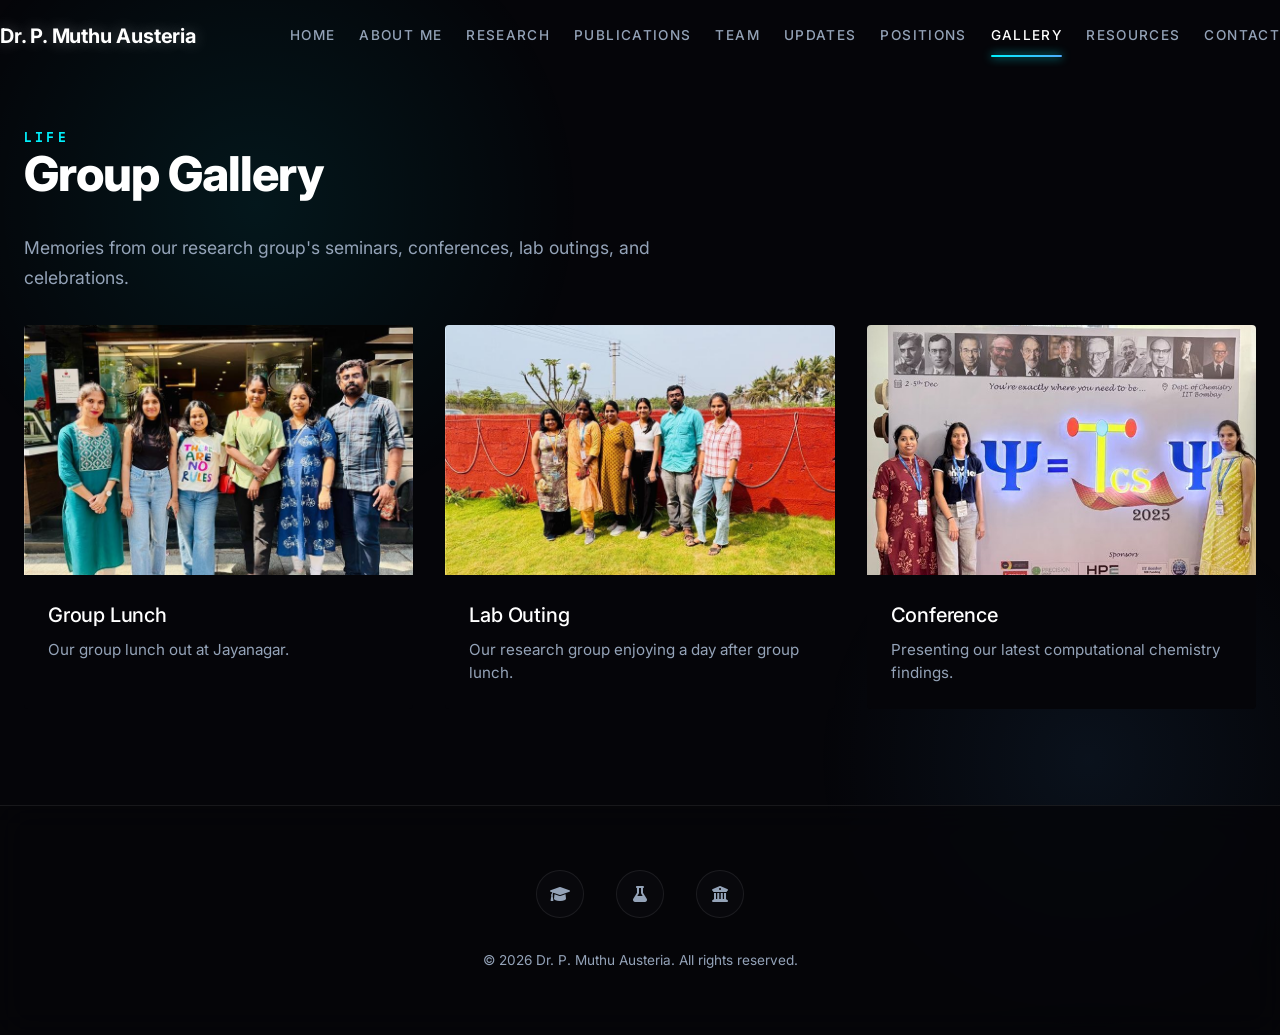
<file: gallery.html>
<!DOCTYPE html>
<html lang="en">
<head>
    <meta charset="UTF-8">
    <meta name="viewport" content="width=device-width, initial-scale=1.0">
    <title>Gallery - Dr. P. Muthu Austeria - Computational Chemistry Research</title>
    <link rel="stylesheet" href="theme.css">
    <link href="https://fonts.googleapis.com/css2?family=Inter:wght@400;500;600;700&family=Space+Mono:wght@400;500;700&display=swap" rel="stylesheet">
    <link rel="stylesheet" href="https://cdnjs.cloudflare.com/ajax/libs/font-awesome/6.0.0/css/all.min.css">
</head>
<body>
    <!-- Header -->
    <header class="site-header" id="site-header">
        <div class="container header-nav">
            <div class="header-logo">
                <a href="index.html">Dr. P. Muthu Austeria</a>
            </div>
            <button class="mobile-toggle" id="mobile-toggle" aria-label="Toggle mobile menu">
                <span></span>
                <span></span>
                <span></span>
            </button>
            <nav class="nav-menu" id="nav-menu">
                <a href="index.html">Home</a>
                <a href="about.html">About Me</a>
                <a href="research.html">Research</a>
                <a href="publications.html">Publications</a>
                <a href="team.html">Team</a>
                <a href="updates.html">Updates</a>
                <a href="positions.html">Positions</a>
                <a href="gallery.html" aria-current="page">Gallery</a>
                <a href="resources.html">Resources</a>
                <a href="contact.html">Contact</a>
            </nav>
        </div>
    </header>
    <main>
        <!-- Page Header -->
        <section class="section-padding" style="padding-top: 8rem; padding-bottom: 2rem;">
            <div class="container">
                <div style="max-width: 42rem;">
                    <p class="section-pretitle font-mono text-accent">Life</p>
                    <h1 class="hero-title font-display" style="font-size: 3rem; margin-bottom: 0;">Group Gallery</h1>
                    <p class="section-desc">
                        Memories from our research group's seminars, conferences, lab outings, and celebrations.
                    </p>
                </div>
            </div>
        </section>

        <section class="section-padding" style="padding-top: 0;">
            <div class="container">
                <div style="display: grid; grid-template-columns: repeat(auto-fill, minmax(300px, 1fr)); gap: 2rem;">
                <div style="background-color: var(--color-bg); border: 1px solid var(--color-border-dark); border-radius: 4px; overflow: hidden; display: flex; flex-direction: column;">
                    <img src="images/gallery/lab_outing_april2026.jpg" alt="Lab Outing" style="width: 100%; height: 250px; object-fit: cover; display: block; border-bottom: 1px solid var(--color-border-dark);">
                    <div style="padding: 1.5rem;">
                        <h3 style="font-size: 1.25rem; font-weight: 500; margin-bottom: 0.5rem; letter-spacing: -0.01em;">Group Lunch</h3>
                        <p style="color: var(--color-text-muted); font-size: 0.95rem; line-height: 1.5; margin: 0;">Our group lunch out at Jayanagar.</p>
                    </div>
                </div>
                
                <div style="background-color: var(--color-bg); border: 1px solid var(--color-border-dark); border-radius: 4px; overflow: hidden; display: flex; flex-direction: column;">
                    <img src="images/gallery/lab_outing_feb2026.jpg" alt="Lab Outing" style="width: 100%; height: 250px; object-fit: cover; display: block; border-bottom: 1px solid var(--color-border-dark);">
                    <div style="padding: 1.5rem;">
                        <h3 style="font-size: 1.25rem; font-weight: 500; margin-bottom: 0.5rem; letter-spacing: -0.01em;">Lab Outing</h3>
                        <p style="color: var(--color-text-muted); font-size: 0.95rem; line-height: 1.5; margin: 0;">Our research group enjoying a day after group lunch.</p>
                    </div>
                </div>

                <div style="background-color: var(--color-bg); border: 1px solid var(--color-border-dark); border-radius: 4px; overflow: hidden; display: flex; flex-direction: column;">
                    <img src="images/gallery/conference_1.jpeg" alt="Conference" style="width: 100%; height: 250px; object-fit: cover; display: block; border-bottom: 1px solid var(--color-border-dark);">
                    <div style="padding: 1.5rem;">
                        <h3 style="font-size: 1.25rem; font-weight: 500; margin-bottom: 0.5rem; letter-spacing: -0.01em;">Conference</h3>
                        <p style="color: var(--color-text-muted); font-size: 0.95rem; line-height: 1.5; margin: 0;">Presenting our latest computational chemistry findings.</p>
                    </div>
                </div>
            </div>
            </div>
        </section>
    </main>
    <!-- Footer -->
    <footer class="site-footer">
        <div class="container">
            <div class="footer-social">
                <a href="https://scholar.google.com/citations?user=vYwSPuEAAAAJ&hl=en" target="_blank" title="Google Scholar">
                    <i class="fas fa-graduation-cap"></i>
                </a>
                <a href="https://cnms.jainuniversity.ac.in/" target="_blank" title="CNMS Department">
                    <i class="fas fa-flask"></i>
                </a>
                <a href="https://www.jainuniversity.ac.in/" target="_blank" title="Jain University">
                    <i class="fas fa-university"></i>
                </a>
            </div>
            <p class="footer-copy">&copy; 2026 Dr. P. Muthu Austeria. All rights reserved.</p>
        </div>
    </footer>

    <!-- Inline script for header scroll and mobile menu -->
    <script>
        document.addEventListener('DOMContentLoaded', () => {
            const header = document.getElementById('site-header');
            const mobileToggle = document.getElementById('mobile-toggle');
            const navMenu = document.getElementById('nav-menu');

            const handleScroll = () => {
                if (window.scrollY > 10) {
                    header.classList.add('scrolled');
                } else {
                    header.classList.remove('scrolled');
                }
            };
            window.addEventListener('scroll', handleScroll, { passive: true });
            handleScroll();

            if (mobileToggle && navMenu) {
                mobileToggle.addEventListener('click', () => {
                    navMenu.classList.toggle('mobile-active');
                });
            }
        });
    </script>
    <script src="script.js"></script>
</body>
</html>
</file>
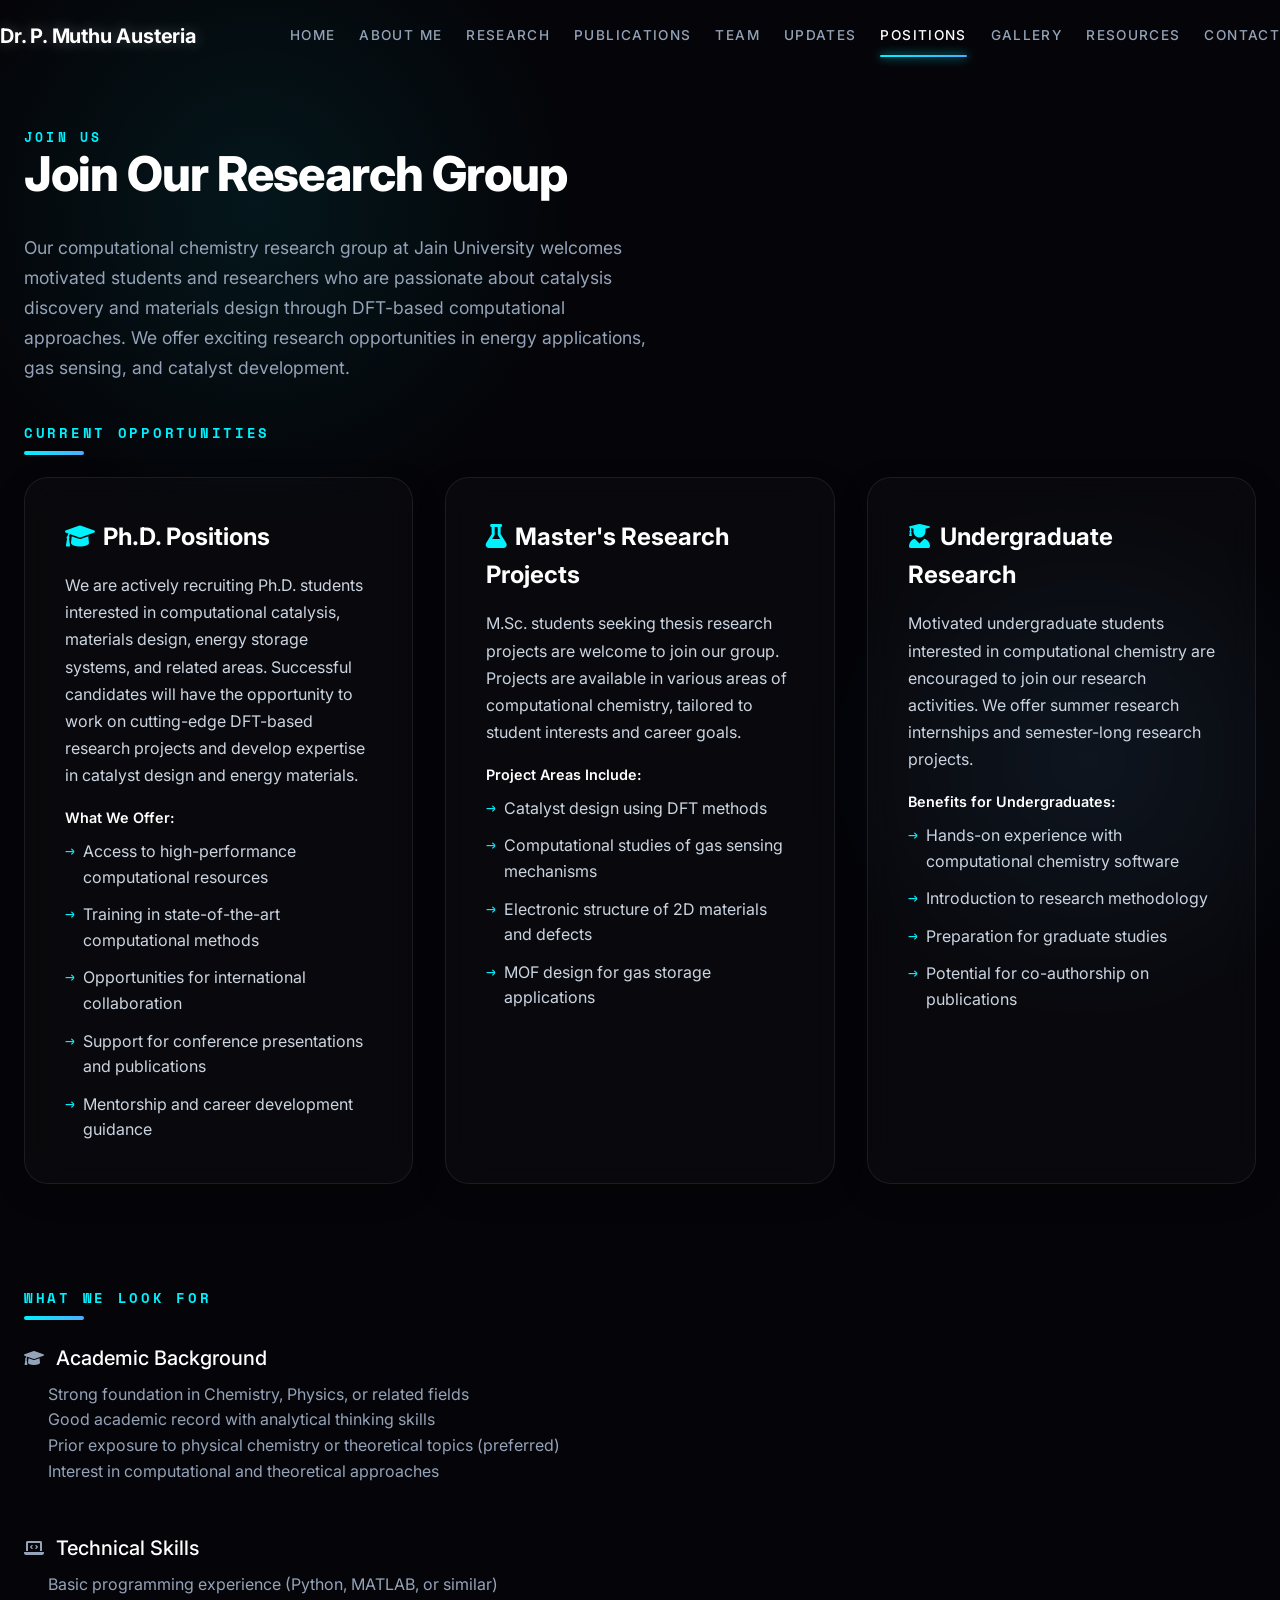
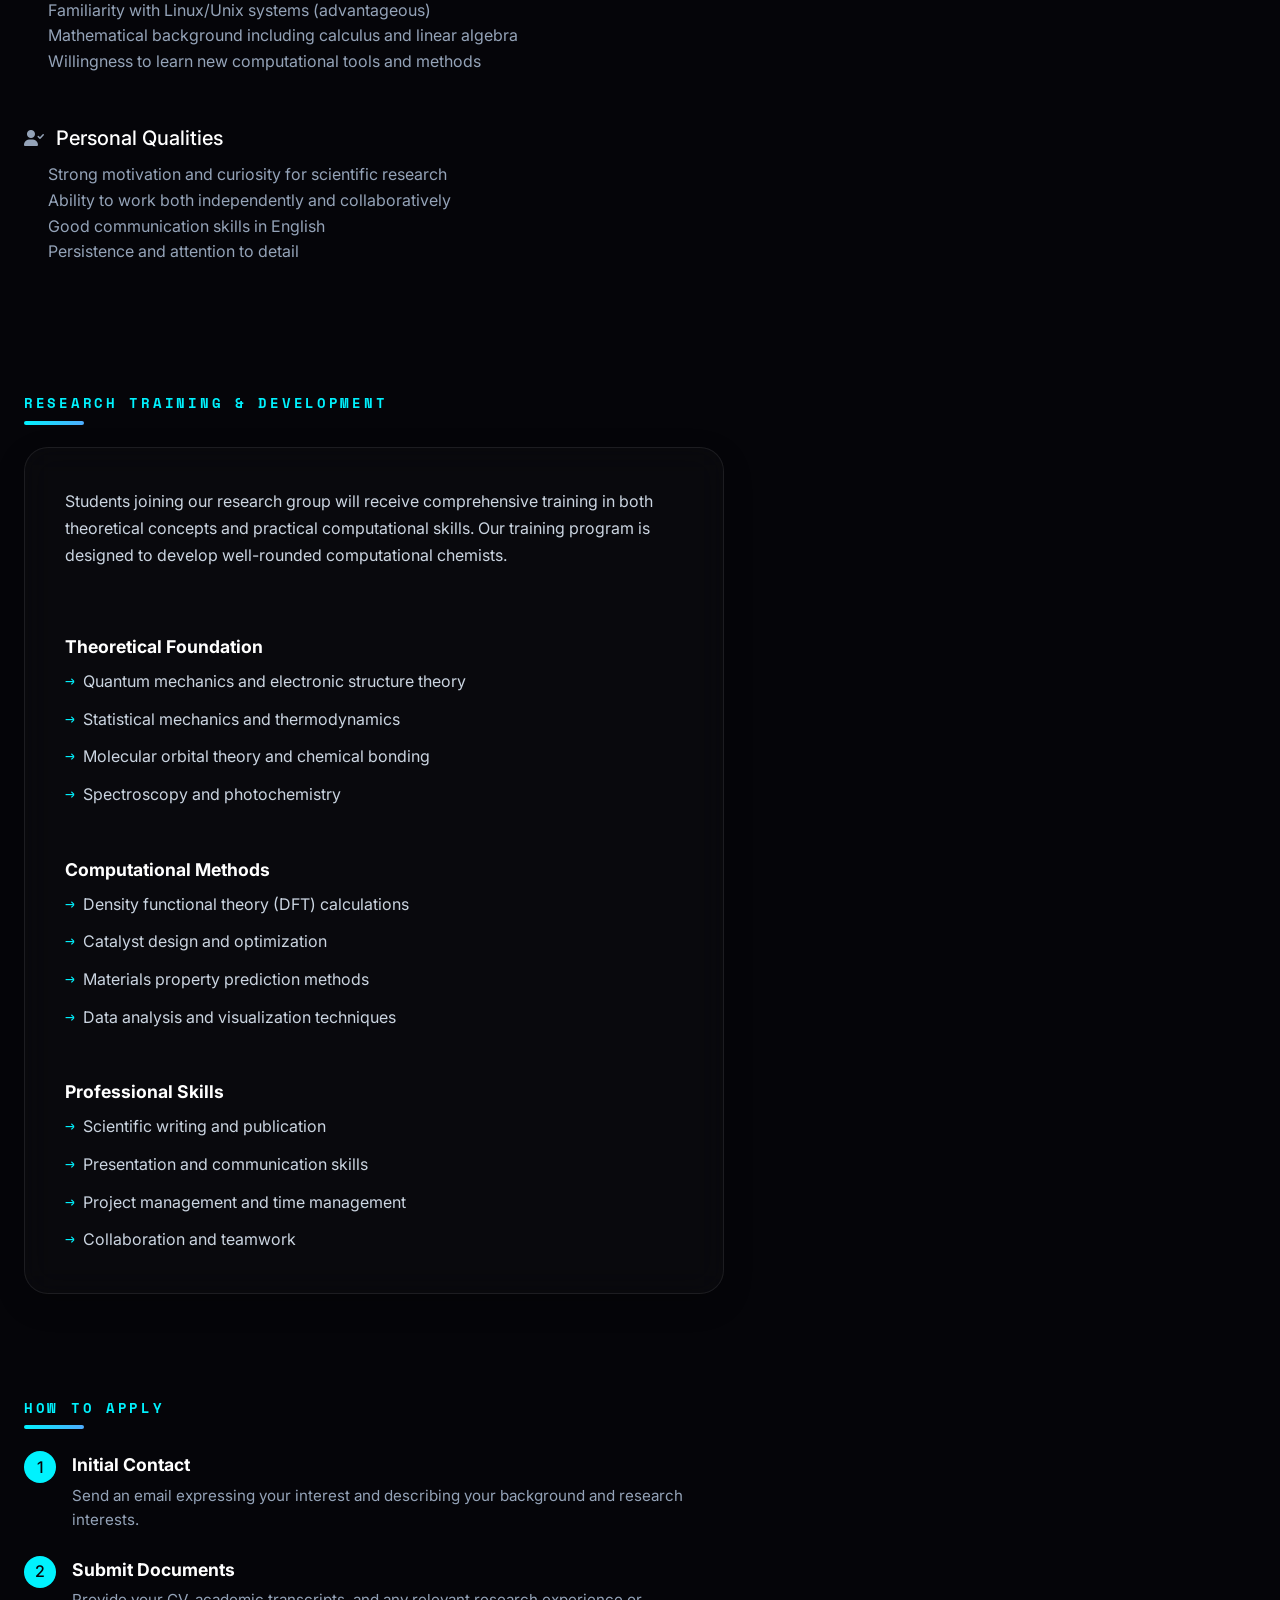
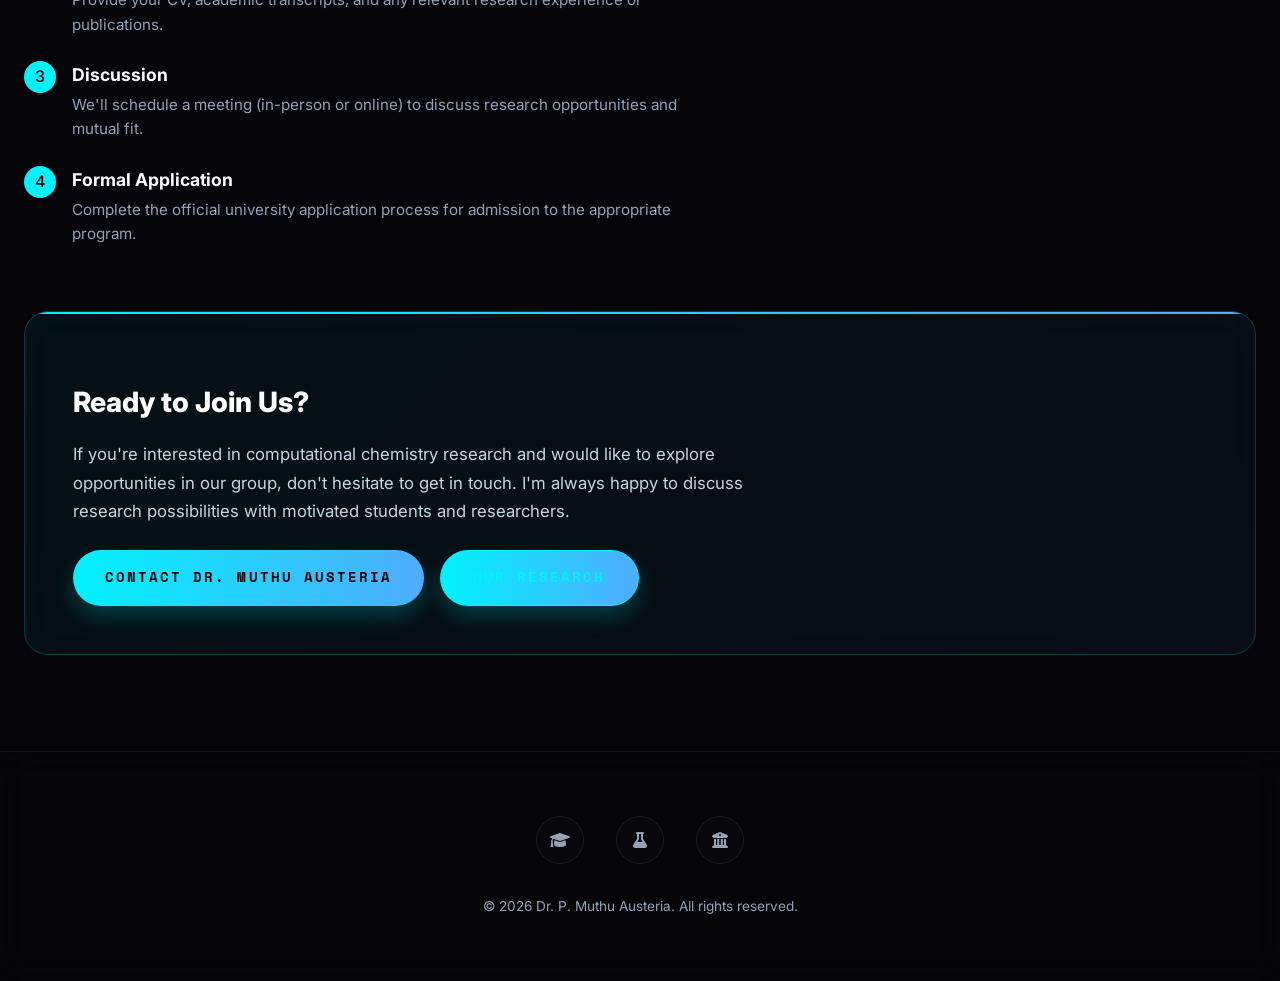
<file: positions.html>
<!DOCTYPE html>
<html lang="en">
<head>
    <meta charset="UTF-8">
    <meta name="viewport" content="width=device-width, initial-scale=1.0">
    <title>Open Positions - Dr. P. Muthu Austeria - Computational Chemistry Research</title>
    <link rel="stylesheet" href="theme.css">
    <link href="https://fonts.googleapis.com/css2?family=Inter:wght@400;500;600;700&family=Space+Mono:wght@400;500;700&display=swap" rel="stylesheet">
    <link rel="stylesheet" href="https://cdnjs.cloudflare.com/ajax/libs/font-awesome/6.0.0/css/all.min.css">
</head>
<body>
    <!-- Header -->
    <header class="site-header" id="site-header">
        <div class="container header-nav">
            <div class="header-logo">
                <a href="index.html">Dr. P. Muthu Austeria</a>
            </div>
            <button class="mobile-toggle" id="mobile-toggle" aria-label="Toggle mobile menu">
                <span></span>
                <span></span>
                <span></span>
            </button>
            <nav class="nav-menu" id="nav-menu">
                <a href="index.html">Home</a>
                <a href="about.html">About Me</a>
                <a href="research.html">Research</a>
                <a href="publications.html">Publications</a>
                <a href="team.html">Team</a>
                <a href="updates.html">Updates</a>
                <a href="positions.html" aria-current="page">Positions</a>
                <a href="gallery.html">Gallery</a>
                <a href="resources.html">Resources</a>
                <a href="contact.html">Contact</a>
            </nav>
        </div>
    </header>
    <main>
        <!-- Page Header -->
        <section class="section-padding" style="padding-top: 8rem; padding-bottom: 2rem;">
            <div class="container">
                <div style="max-width: 42rem;">
                    <p class="section-pretitle font-mono text-accent">Join Us</p>
                    <h1 class="hero-title font-display" style="font-size: 3rem; margin-bottom: 0;">Join Our Research Group</h1>
                    <p class="section-desc">
                        Our computational chemistry research group at Jain University welcomes motivated students 
                        and researchers who are passionate about catalysis discovery and materials design through DFT-based 
                        computational approaches. We offer exciting research opportunities in energy applications, 
                        gas sensing, and catalyst development.
                    </p>
                </div>
            </div>
        </section>

        <section class="section-padding" style="padding-top: 0;">
            <div class="container">
                <div style="max-width: 42rem; margin-bottom: 2rem;">
                    <h2 class="section-title font-display">Current Opportunities</h2>
                </div>
            
            <div class="content-grid">
                <!-- Ph.D. Positions -->
                <div class="content-card">
                    <h3><i class="fas fa-graduation-cap" style="margin-right: 0.5rem; color: var(--color-accent);"></i>Ph.D. Positions</h3>
                    <p>
                        We are actively recruiting Ph.D. students interested in computational catalysis, 
                        materials design, energy storage systems, and related areas. Successful candidates 
                        will have the opportunity to work on cutting-edge DFT-based research projects and develop 
                        expertise in catalyst design and energy materials.
                    </p>
                    <div>
                        <strong style="color: #fff; font-size: 0.9rem;">What We Offer:</strong>
                        <ul style="margin-top: 0.5rem;">
                            <li>Access to high-performance computational resources</li>
                            <li>Training in state-of-the-art computational methods</li>
                            <li>Opportunities for international collaboration</li>
                            <li>Support for conference presentations and publications</li>
                            <li>Mentorship and career development guidance</li>
                        </ul>
                    </div>
                </div>

                <!-- Master's Research Projects -->
                <div class="content-card">
                    <h3><i class="fas fa-flask" style="margin-right: 0.5rem; color: var(--color-accent);"></i>Master's Research Projects</h3>
                    <p>
                        M.Sc. students seeking thesis research projects are welcome to join our group. 
                        Projects are available in various areas of computational chemistry, tailored 
                        to student interests and career goals.
                    </p>
                    <div>
                        <strong style="color: #fff; font-size: 0.9rem;">Project Areas Include:</strong>
                        <ul style="margin-top: 0.5rem;">
                            <li>Catalyst design using DFT methods</li>
                            <li>Computational studies of gas sensing mechanisms</li>
                            <li>Electronic structure of 2D materials and defects</li>
                            <li>MOF design for gas storage applications</li>
                        </ul>
                    </div>
                </div>

                <!-- Undergraduate Research -->
                <div class="content-card">
                    <h3><i class="fas fa-user-graduate" style="margin-right: 0.5rem; color: var(--color-accent);"></i>Undergraduate Research</h3>
                    <p>
                        Motivated undergraduate students interested in computational chemistry are 
                        encouraged to join our research activities. We offer summer research internships 
                        and semester-long research projects.
                    </p>
                    <div>
                        <strong style="color: #fff; font-size: 0.9rem;">Benefits for Undergraduates:</strong>
                        <ul style="margin-top: 0.5rem;">
                            <li>Hands-on experience with computational chemistry software</li>
                            <li>Introduction to research methodology</li>
                            <li>Preparation for graduate studies</li>
                            <li>Potential for co-authorship on publications</li>
                        </ul>
                    </div>
                </div>
            </div>
            </div>
        </section>

        <section class="section-padding" style="padding-top: 0;">
            <div class="container">
                <div style="max-width: 42rem; margin-bottom: 2rem;">
                    <h2 class="section-title font-display">What We Look For</h2>
                </div>
                <div style="display: flex; flex-direction: column; gap: 1.5rem; max-width: 70ch;">
                <div style="padding-bottom: 1.5rem; border-bottom: 1px solid var(--color-border-dark);">
                    <h3 style="font-size: 1.25rem; font-weight: 500; margin-bottom: 0.5rem; display: flex; align-items: center; gap: 0.75rem;">
                        <i class="fas fa-graduation-cap" style="color: var(--color-text-muted); font-size: 1rem;"></i>
                        Academic Background
                    </h3>
                    <ul style="color: var(--color-text-muted); font-size: 1rem; line-height: 1.6; margin: 0; padding-left: 1.5rem;">
                        <li>Strong foundation in Chemistry, Physics, or related fields</li>
                        <li>Good academic record with analytical thinking skills</li>
                        <li>Prior exposure to physical chemistry or theoretical topics (preferred)</li>
                        <li>Interest in computational and theoretical approaches</li>
                    </ul>
                </div>
                
                <div style="padding-bottom: 1.5rem; border-bottom: 1px solid var(--color-border-dark);">
                    <h3 style="font-size: 1.25rem; font-weight: 500; margin-bottom: 0.5rem; display: flex; align-items: center; gap: 0.75rem;">
                        <i class="fas fa-laptop-code" style="color: var(--color-text-muted); font-size: 1rem;"></i>
                        Technical Skills
                    </h3>
                    <ul style="color: var(--color-text-muted); font-size: 1rem; line-height: 1.6; margin: 0; padding-left: 1.5rem;">
                        <li>Basic programming experience (Python, MATLAB, or similar)</li>
                        <li>Familiarity with Linux/Unix systems (advantageous)</li>
                        <li>Mathematical background including calculus and linear algebra</li>
                        <li>Willingness to learn new computational tools and methods</li>
                    </ul>
                </div>
                
                <div style="padding-bottom: 1.5rem; border-bottom: 1px solid var(--color-border-dark);">
                    <h3 style="font-size: 1.25rem; font-weight: 500; margin-bottom: 0.5rem; display: flex; align-items: center; gap: 0.75rem;">
                        <i class="fas fa-user-check" style="color: var(--color-text-muted); font-size: 1rem;"></i>
                        Personal Qualities
                    </h3>
                    <ul style="color: var(--color-text-muted); font-size: 1rem; line-height: 1.6; margin: 0; padding-left: 1.5rem;">
                        <li>Strong motivation and curiosity for scientific research</li>
                        <li>Ability to work both independently and collaboratively</li>
                        <li>Good communication skills in English</li>
                        <li>Persistence and attention to detail</li>
                    </ul>
                </div>
            </div>
            </div>
        </section>

        <section class="section-padding" style="padding-top: 0;">
            <div class="container">
                <div style="max-width: 42rem; margin-bottom: 2rem;">
                    <h2 class="section-title font-display">Research Training &amp; Development</h2>
                </div>
                <div class="content-card" style="max-width: 70ch;">
                <p>
                    Students joining our research group will receive comprehensive training in both 
                    theoretical concepts and practical computational skills. Our training program is 
                    designed to develop well-rounded computational chemists.
                </p>
                <div class="content-grid">
                    <div>
                        <h3 style="color: #fff; font-size: 1.1rem; margin-bottom: 0.5rem; margin-top: 1rem;">Theoretical Foundation</h3>
                        <ul>
                            <li>Quantum mechanics and electronic structure theory</li>
                            <li>Statistical mechanics and thermodynamics</li>
                            <li>Molecular orbital theory and chemical bonding</li>
                            <li>Spectroscopy and photochemistry</li>
                        </ul>
                    </div>
                    <div>
                        <h3 style="color: #fff; font-size: 1.1rem; margin-bottom: 0.5rem; margin-top: 1rem;">Computational Methods</h3>
                        <ul>
                            <li>Density functional theory (DFT) calculations</li>
                            <li>Catalyst design and optimization</li>
                            <li>Materials property prediction methods</li>
                            <li>Data analysis and visualization techniques</li>
                        </ul>
                    </div>
                    <div>
                        <h3 style="color: #fff; font-size: 1.1rem; margin-bottom: 0.5rem; margin-top: 1rem;">Professional Skills</h3>
                        <ul>
                            <li>Scientific writing and publication</li>
                            <li>Presentation and communication skills</li>
                            <li>Project management and time management</li>
                            <li>Collaboration and teamwork</li>
                        </ul>
                    </div>
                </div>
            </div>
            </div>
        </section>

        <section class="section-padding" style="padding-top: 0;">
            <div class="container">
                <div style="max-width: 42rem; margin-bottom: 2rem;">
                    <h2 class="section-title font-display">How to Apply</h2>
                </div>
                <div style="display: flex; flex-direction: column; gap: 1.5rem; margin-top: 2rem; max-width: 70ch;">
                <div style="display: flex; gap: 1rem; align-items: flex-start;">
                    <div style="background-color: var(--color-accent); color: var(--color-bg); width: 2rem; height: 2rem; border-radius: 50%; display: flex; align-items: center; justify-content: center; font-weight: 500; flex-shrink: 0;">1</div>
                    <div>
                        <h3 style="font-size: 1.1rem; margin-bottom: 0.25rem; color: #fff;">Initial Contact</h3>
                        <p style="color: var(--color-text-muted); font-size: 0.95rem; margin: 0;">Send an email expressing your interest and describing your background and research interests.</p>
                    </div>
                </div>
                <div style="display: flex; gap: 1rem; align-items: flex-start;">
                    <div style="background-color: var(--color-accent); color: var(--color-bg); width: 2rem; height: 2rem; border-radius: 50%; display: flex; align-items: center; justify-content: center; font-weight: 500; flex-shrink: 0;">2</div>
                    <div>
                        <h3 style="font-size: 1.1rem; margin-bottom: 0.25rem; color: #fff;">Submit Documents</h3>
                        <p style="color: var(--color-text-muted); font-size: 0.95rem; margin: 0;">Provide your CV, academic transcripts, and any relevant research experience or publications.</p>
                    </div>
                </div>
                <div style="display: flex; gap: 1rem; align-items: flex-start;">
                    <div style="background-color: var(--color-accent); color: var(--color-bg); width: 2rem; height: 2rem; border-radius: 50%; display: flex; align-items: center; justify-content: center; font-weight: 500; flex-shrink: 0;">3</div>
                    <div>
                        <h3 style="font-size: 1.1rem; margin-bottom: 0.25rem; color: #fff;">Discussion</h3>
                        <p style="color: var(--color-text-muted); font-size: 0.95rem; margin: 0;">We'll schedule a meeting (in-person or online) to discuss research opportunities and mutual fit.</p>
                    </div>
                </div>
                <div style="display: flex; gap: 1rem; align-items: flex-start;">
                    <div style="background-color: var(--color-accent); color: var(--color-bg); width: 2rem; height: 2rem; border-radius: 50%; display: flex; align-items: center; justify-content: center; font-weight: 500; flex-shrink: 0;">4</div>
                    <div>
                        <h3 style="font-size: 1.1rem; margin-bottom: 0.25rem; color: #fff;">Formal Application</h3>
                        <p style="color: var(--color-text-muted); font-size: 0.95rem; margin: 0;">Complete the official university application process for admission to the appropriate program.</p>
                    </div>
                </div>
            </div>

            <div class="join-block" style="margin-top: 4rem;">
                <h3 class="join-title">Ready to Join Us?</h3>
                <p class="join-desc">
                    If you're interested in computational chemistry research and would like to explore 
                    opportunities in our group, don't hesitate to get in touch. I'm always happy to 
                    discuss research possibilities with motivated students and researchers.
                </p>
                <div style="display: flex; gap: 1rem; margin-top: 1.5rem;">
                    <a href="contact.html" class="join-btn" style="margin-top: 0;">Contact Dr. Muthu Austeria</a>
                    <a href="research.html" class="join-btn" style="margin-top: 0; background-color: transparent; color: var(--color-accent); border: 1px solid var(--color-accent);">Our Research</a>
                </div>
            </div>
            </div>
        </section>
    </main>
    <!-- Footer -->
    <footer class="site-footer">
        <div class="container">
            <div class="footer-social">
                <a href="https://scholar.google.com/citations?user=vYwSPuEAAAAJ&hl=en" target="_blank" title="Google Scholar">
                    <i class="fas fa-graduation-cap"></i>
                </a>
                <a href="https://cnms.jainuniversity.ac.in/" target="_blank" title="CNMS Department">
                    <i class="fas fa-flask"></i>
                </a>
                <a href="https://www.jainuniversity.ac.in/" target="_blank" title="Jain University">
                    <i class="fas fa-university"></i>
                </a>
            </div>
            <p class="footer-copy">&copy; 2026 Dr. P. Muthu Austeria. All rights reserved.</p>
        </div>
    </footer>

    <!-- Inline script for header scroll and mobile menu -->
    <script>
        document.addEventListener('DOMContentLoaded', () => {
            const header = document.getElementById('site-header');
            const mobileToggle = document.getElementById('mobile-toggle');
            const navMenu = document.getElementById('nav-menu');

            const handleScroll = () => {
                if (window.scrollY > 10) {
                    header.classList.add('scrolled');
                } else {
                    header.classList.remove('scrolled');
                }
            };
            window.addEventListener('scroll', handleScroll, { passive: true });
            handleScroll();

            if (mobileToggle && navMenu) {
                mobileToggle.addEventListener('click', () => {
                    navMenu.classList.toggle('mobile-active');
                });
            }
        });
    </script>
    <script src="script.js"></script>
</body>
</html>
</file>
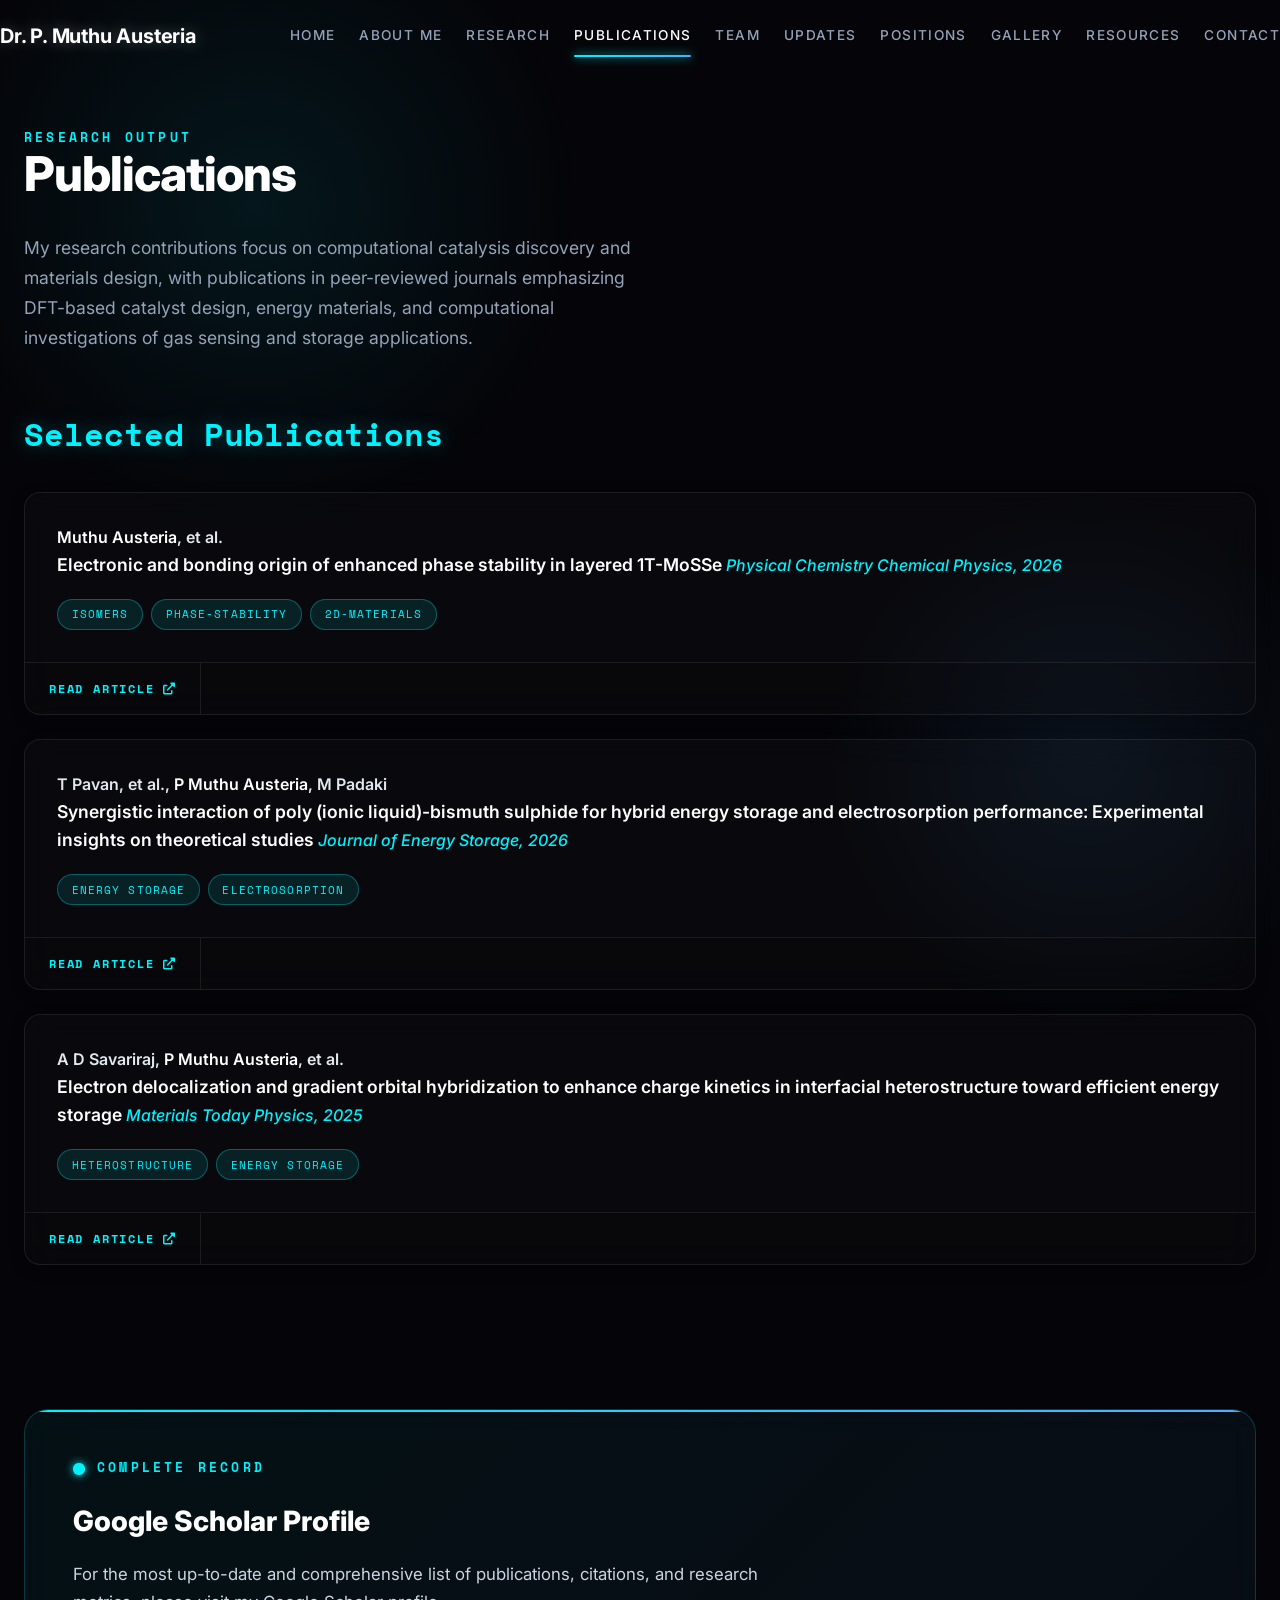
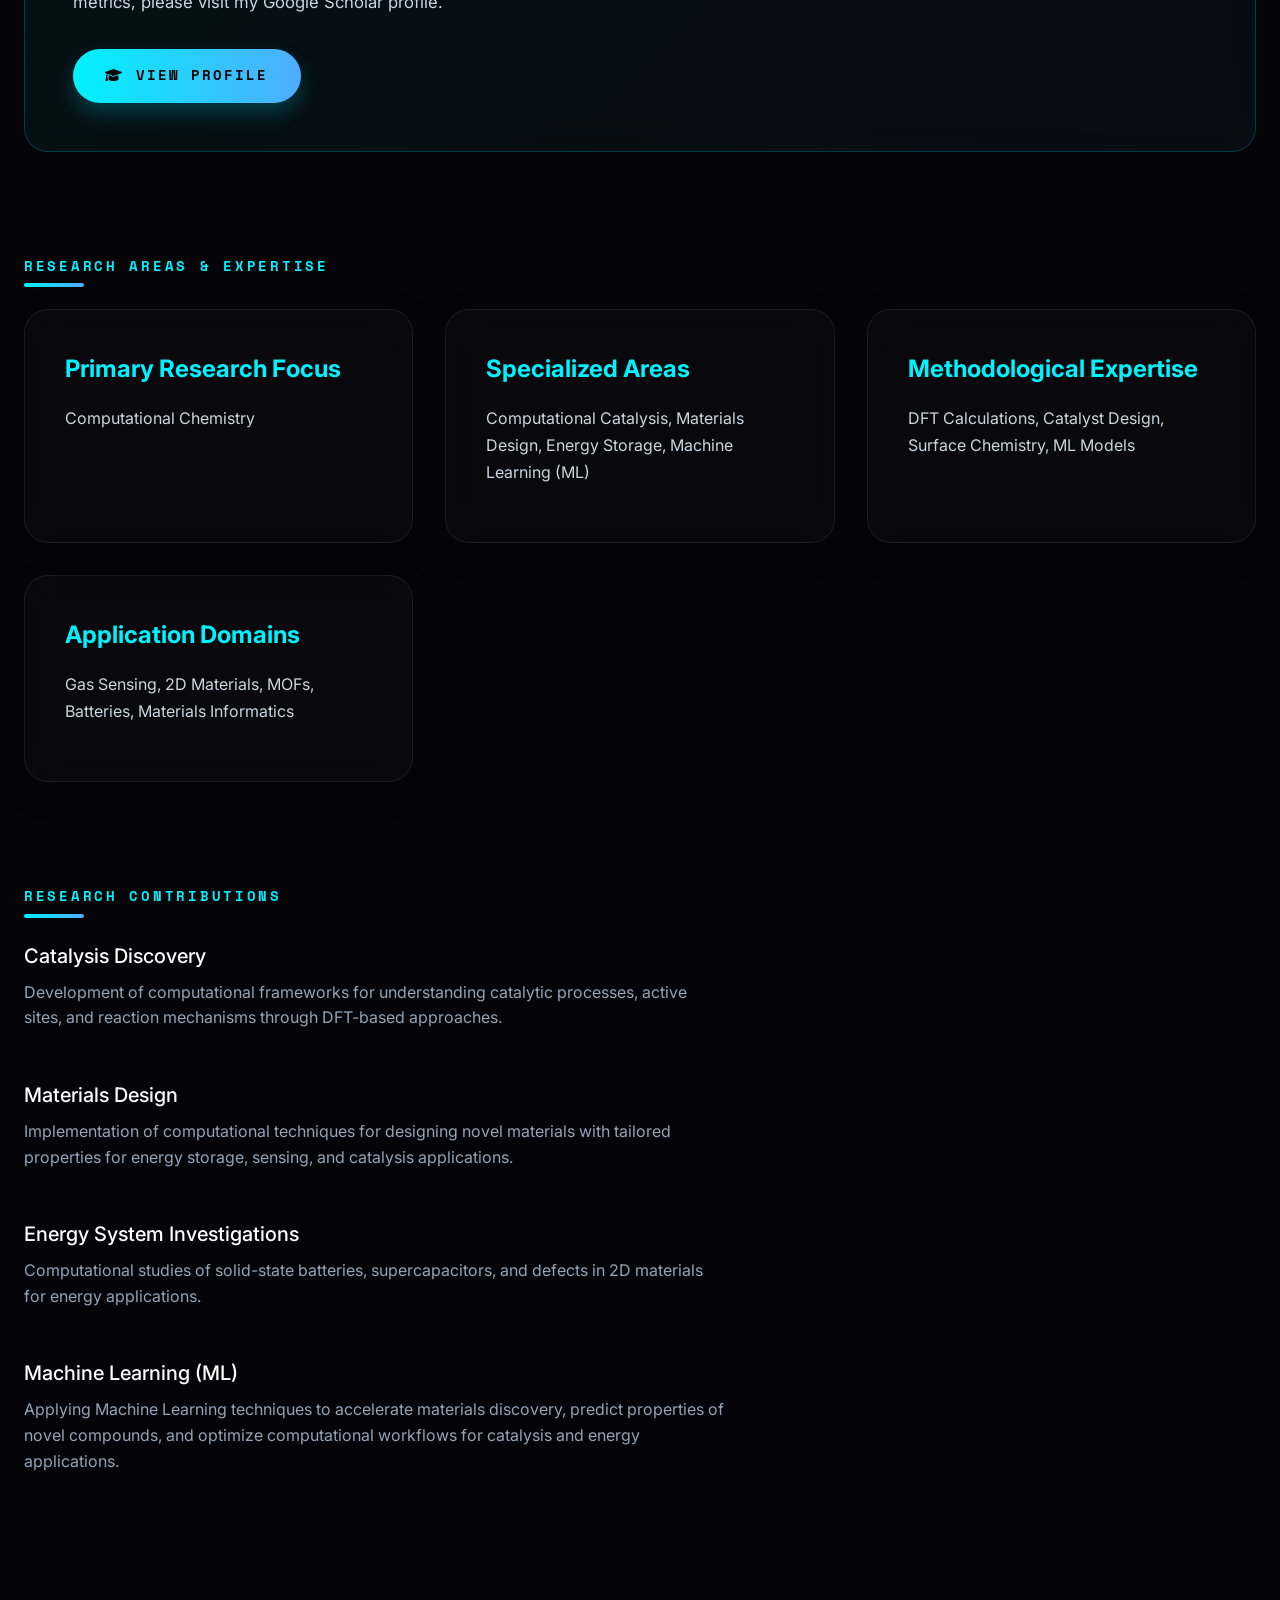
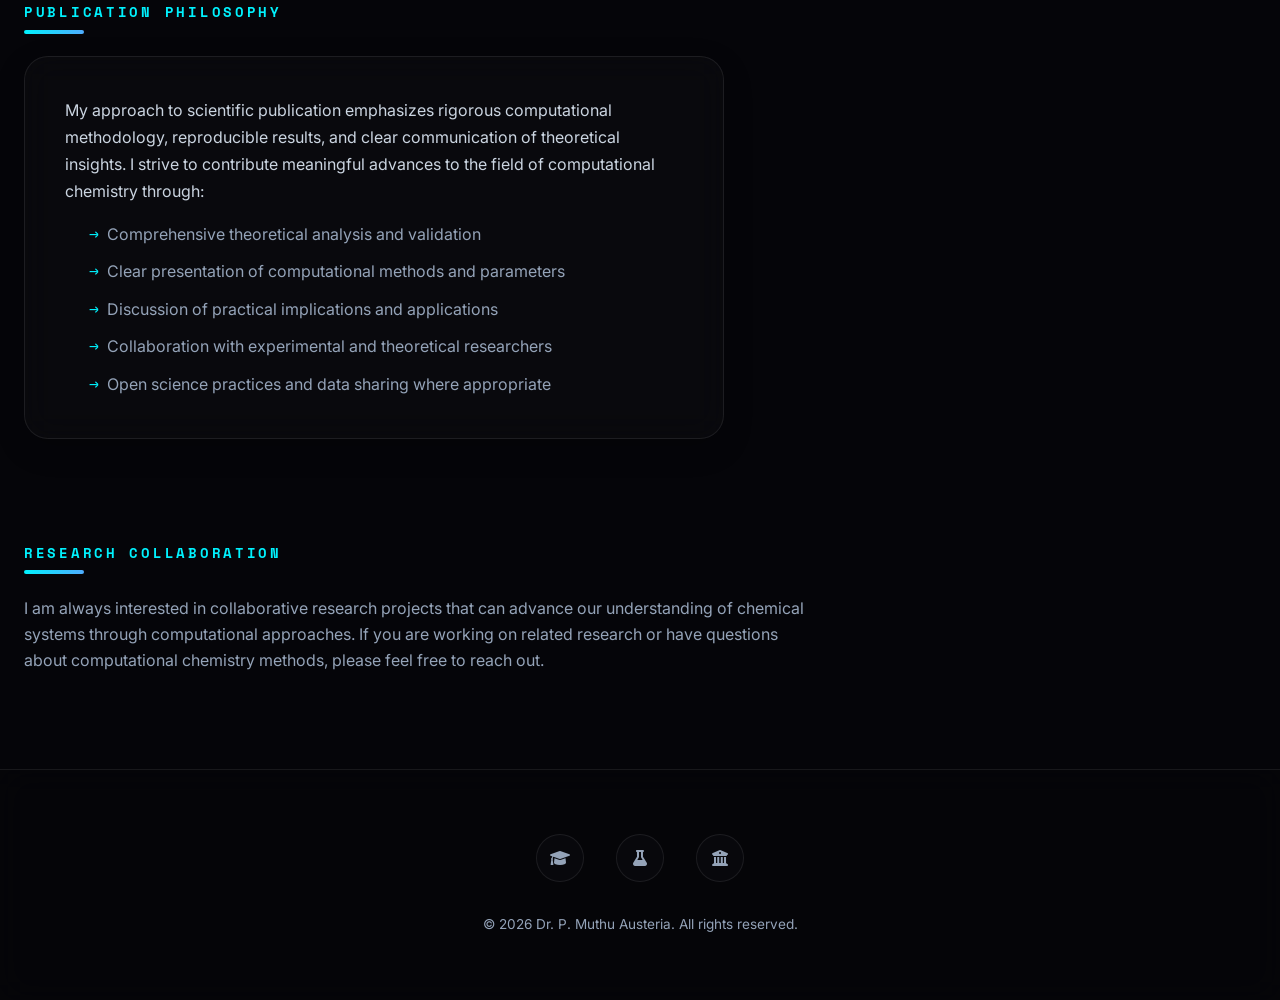
<file: publications.html>
<!DOCTYPE html>
<html lang="en">

<head>
    <meta charset="UTF-8">
    <meta name="viewport" content="width=device-width, initial-scale=1.0">
    <title>Publications - Dr. P. Muthu Austeria - Computational Chemistry Research</title>
    <link rel="stylesheet" href="theme.css">
    <link
        href="https://fonts.googleapis.com/css2?family=Inter:wght@400;500;600;700&family=Space+Mono:wght@400;500;700&display=swap"
        rel="stylesheet">
    <link rel="stylesheet" href="https://cdnjs.cloudflare.com/ajax/libs/font-awesome/6.0.0/css/all.min.css">
</head>

<body>
    <!-- Header -->
    <header class="site-header" id="site-header">
        <div class="container header-nav">
            <div class="header-logo">
                <a href="index.html">Dr. P. Muthu Austeria</a>
            </div>
            <button class="mobile-toggle" id="mobile-toggle" aria-label="Toggle mobile menu">
                <span></span>
                <span></span>
                <span></span>
            </button>
            <nav class="nav-menu" id="nav-menu">
                <a href="index.html">Home</a>
                <a href="about.html">About Me</a>
                <a href="research.html">Research</a>
                <a href="publications.html" aria-current="page">Publications</a>
                <a href="team.html">Team</a>
                <a href="updates.html">Updates</a>
                <a href="positions.html">Positions</a>
                <a href="gallery.html">Gallery</a>
                <a href="resources.html">Resources</a>
                <a href="contact.html">Contact</a>
            </nav>
        </div>
    </header>
    <main>
        <!-- Page Header -->
        <section class="section-padding" style="padding-top: 8rem; padding-bottom: 2rem;">
            <div class="container">
                <div style="max-width: 42rem;">
                    <p class="section-pretitle font-mono text-accent">Research Output</p>
                    <h1 class="hero-title font-display" style="font-size: 3rem; margin-bottom: 0;">Publications</h1>
                    <p class="section-desc">
                        My research contributions focus on computational catalysis discovery and materials design, with
                        publications
                        in peer-reviewed journals emphasizing DFT-based catalyst design, energy materials, and
                        computational investigations of gas sensing and storage applications.
                    </p>
                </div>
            </div>
        </section>

        <section class="section-padding" style="padding-top: 0;">
            <div class="container">
                <h2 class="pub-year">Selected Publications</h2>
                <ul class="pub-list">
                    <li class="pub-card">
                        <div class="pub-card-content">
                            <div class="pub-card-body">
                                <p class="pub-authors"><strong>Muthu Austeria</strong>, et al.</p>
                                <h3 class="pub-title">Electronic and bonding origin of enhanced phase stability in
                                    layered 1T-MoSSe</h3>
                                <span class="pub-journal">Physical Chemistry Chemical Physics, 2026</span>
                                <div class="pub-tags">
                                    <span class="pub-tag">Isomers</span>
                                    <span class="pub-tag">Phase-stability</span>
                                    <span class="pub-tag">2D-materials</span>
                                </div>
                            </div>
                            <div class="pub-actions">
                                <a href="https://doi.org/10.1039/d6cp01470d"
                                    class="pub-action-btn pub-action-primary">Read Article <i
                                        class="fas fa-external-link-alt"></i></a>
                            </div>
                        </div>
                    </li>
                    <li class="pub-card">
                        <div class="pub-card-content">
                            <div class="pub-card-body">
                                <p class="pub-authors">T Pavan, et al., <strong>P Muthu Austeria</strong>,
                                    M Padaki</p>
                                <h3 class="pub-title">Synergistic interaction of poly (ionic liquid)-bismuth sulphide
                                    for
                                    hybrid energy storage and electrosorption performance: Experimental insights on
                                    theoretical studies</h3>
                                <span class="pub-journal">Journal of Energy Storage, 2026</span>
                                <div class="pub-tags">
                                    <span class="pub-tag">Energy Storage</span>
                                    <span class="pub-tag">Electrosorption</span>
                                </div>
                            </div>
                            <div class="pub-actions">
                                <a href="https://doi.org/10.1016/j.est.2026.121131"
                                    class="pub-action-btn pub-action-primary">Read Article <i
                                        class="fas fa-external-link-alt"></i></a>
                            </div>
                        </div>
                    </li>
                    <li class="pub-card">
                        <div class="pub-card-content">
                            <div class="pub-card-body">
                                <p class="pub-authors">A D Savariraj, <strong>P Muthu Austeria</strong>, et al.</p>
                                <h3 class="pub-title">Electron delocalization and gradient orbital hybridization to
                                    enhance charge
                                    kinetics in interfacial heterostructure toward efficient energy storage</h3>
                                <span class="pub-journal">Materials Today Physics, 2025</span>
                                <div class="pub-tags">
                                    <span class="pub-tag"> Heterostructure</span>
                                    <span class="pub-tag">Energy Storage</span>
                                </div>
                            </div>
                            <div class="pub-actions">
                                <a href="https://doi.org/10.1016/j.mtphys.2025.101908"
                                    class="pub-action-btn pub-action-primary">Read Article <i
                                        class="fas fa-external-link-alt"></i></a>
                            </div>
                        </div>
                    </li>
                    <!-- Commnet for now update for latest publications 
                    <li class="pub-card">
                        <div class="pub-card-content">
                            <div class="pub-card-body">
                                <p class="pub-authors">K. Ravi, et al., <strong>Muthu Austeria</strong>, A. V. Biradar
                                </p>
                                <h3 class="pub-title">Sustainable Aerobic Oxidation of sp2 and sp3 Functionalized
                                    Hydrocarbons using CoOx-decorated MgO in the Presence of Bioderived Solvent</h3>
                                <span class="pub-journal">Journal of Materials Chemistry A, 2026</span>
                                <div class="pub-tags">
                                    <span class="pub-tag">Oxidation</span>
                                    <span class="pub-tag">Catalysis</span>
                                    <span class="pub-tag">Solvents</span>
                                </div>
                            </div>
                            <div class="pub-actions">
                                <a href="#" class="pub-action-btn pub-action-primary">Read Article <i
                                        class="fas fa-external-link-alt"></i></a>
                                <a href="#" class="pub-action-btn">DOI</a>
                            </div>
                        </div>
                    </li>
                    <li class="pub-card">
                        <div class="pub-card-content">
                            <div class="pub-card-body">
                                <p class="pub-authors">K. Hiremath, B. Kulkarni, A. Thomas, <strong>P Muthu
                                        Austeria</strong>, R. G. Balakrishna</p>
                                <h3 class="pub-title">Quantifying energy transfer to organic dyes through self-trapped
                                    excitonic and dopant-mediated emission in Cs2NaBiCl6 lead-free double perovskite
                                    nanocrystals</h3>
                                <span class="pub-journal">Nanoscale, 2026</span>
                                <div class="pub-tags">
                                    <span class="pub-tag">Perovskite</span>
                                    <span class="pub-tag">Nanocrystals</span>
                                    <span class="pub-tag">Energy Transfer</span>
                                </div>
                            </div>
                            <div class="pub-actions">
                                <a href="#" class="pub-action-btn pub-action-primary">Read Article <i
                                        class="fas fa-external-link-alt"></i></a>
                                <a href="#" class="pub-action-btn">DOI</a>
                            </div>
                        </div>
                    </li>
                    -->
                </ul>
            </div>
        </section>

        <!-- Google Scholar Profile -->
        <section class="section-padding" style="padding-top: 0;">
            <div class="container">
                <div class="join-block">
                    <div class="join-eyebrow">
                        <div class="join-ping-container">
                            <span class="join-ping"></span>
                            <span class="join-dot"></span>
                        </div>
                        Complete Record
                    </div>
                    <h3 class="join-title">Google Scholar Profile</h3>
                    <p class="join-desc">
                        For the most up-to-date and comprehensive list of publications, citations, and research metrics,
                        please visit my Google Scholar profile.
                    </p>
                    <a href="https://scholar.google.com/citations?user=vYwSPuEAAAAJ&hl=en" target="_blank"
                        class="join-btn">
                        <i class="fas fa-graduation-cap"></i> View Profile
                    </a>
                </div>
            </div>
        </section>

        <section class="section-padding" style="padding-top: 0;">
            <div class="container">
                <div style="max-width: 42rem; margin-bottom: 2rem;">
                    <h2 class="section-title font-display">Research Areas & Expertise</h2>
                </div>
                <div class="content-grid">
                    <div class="content-card">
                        <h3 style="color: var(--color-accent);">Primary Research Focus</h3>
                        <p>Computational Chemistry</p>
                    </div>
                    <div class="content-card">
                        <h3 style="color: var(--color-accent);">Specialized Areas</h3>
                        <p>Computational Catalysis, Materials Design, Energy Storage, Machine Learning (ML)</p>
                    </div>
                    <div class="content-card">
                        <h3 style="color: var(--color-accent);">Methodological Expertise</h3>
                        <p>DFT Calculations, Catalyst Design, Surface Chemistry, ML Models</p>
                    </div>
                    <div class="content-card">
                        <h3 style="color: var(--color-accent);">Application Domains</h3>
                        <p>Gas Sensing, 2D Materials, MOFs, Batteries, Materials Informatics</p>
                    </div>
                </div>
            </div>
        </section>

        <section class="section-padding" style="padding-top: 0;">
            <div class="container">
                <div style="max-width: 42rem; margin-bottom: 2rem;">
                    <h2 class="section-title font-display">Research Contributions</h2>
                </div>
                <div style="display: flex; flex-direction: column; gap: 1.5rem; max-width: 70ch;">
                    <div style="padding-bottom: 1.5rem; border-bottom: 1px solid var(--color-border-dark);">
                        <h3 style="font-size: 1.25rem; font-weight: 500; margin-bottom: 0.5rem;">Catalysis Discovery
                        </h3>
                        <p
                            style="color: var(--color-text-muted); font-size: 1rem; line-height: 1.6; margin: 0; max-width: 800px;">
                            Development of computational frameworks for understanding catalytic processes,
                            active sites, and reaction mechanisms through DFT-based approaches.
                        </p>
                    </div>
                    <div style="padding-bottom: 1.5rem; border-bottom: 1px solid var(--color-border-dark);">
                        <h3 style="font-size: 1.25rem; font-weight: 500; margin-bottom: 0.5rem;">Materials Design</h3>
                        <p
                            style="color: var(--color-text-muted); font-size: 1rem; line-height: 1.6; margin: 0; max-width: 800px;">
                            Implementation of computational techniques for designing novel materials
                            with tailored properties for energy storage, sensing, and catalysis applications.
                        </p>
                    </div>
                    <div style="padding-bottom: 1.5rem; border-bottom: 1px solid var(--color-border-dark);">
                        <h3 style="font-size: 1.25rem; font-weight: 500; margin-bottom: 0.5rem;">Energy System
                            Investigations</h3>
                        <p
                            style="color: var(--color-text-muted); font-size: 1rem; line-height: 1.6; margin: 0; max-width: 800px;">
                            Computational studies of solid-state batteries, supercapacitors,
                            and defects in 2D materials for energy applications.
                        </p>
                    </div>
                    <div style="padding-bottom: 1.5rem; border-bottom: 1px solid var(--color-border-dark);">
                        <h3 style="font-size: 1.25rem; font-weight: 500; margin-bottom: 0.5rem;">Machine Learning (ML)
                        </h3>
                        <p
                            style="color: var(--color-text-muted); font-size: 1rem; line-height: 1.6; margin: 0; max-width: 800px;">
                            Applying Machine Learning techniques to accelerate materials discovery, predict properties
                            of novel compounds, and optimize computational workflows for catalysis and energy
                            applications.
                        </p>
                    </div>
                </div>
            </div>
        </section>

        <section class="section-padding" style="padding-top: 0;">
            <div class="container">
                <div style="max-width: 42rem; margin-bottom: 2rem;">
                    <h2 class="section-title font-display">Publication Philosophy</h2>
                </div>
                <div class="content-card" style="max-width: 70ch;">
                    <p style="margin-bottom: 1rem;">
                        My approach to scientific publication emphasizes rigorous computational methodology,
                        reproducible results, and clear communication of theoretical insights. I strive to
                        contribute meaningful advances to the field of computational chemistry through:
                    </p>
                    <ul style="padding-left: 1.5rem; color: var(--color-text-muted); line-height: 1.6;">
                        <li>Comprehensive theoretical analysis and validation</li>
                        <li>Clear presentation of computational methods and parameters</li>
                        <li>Discussion of practical implications and applications</li>
                        <li>Collaboration with experimental and theoretical researchers</li>
                        <li>Open science practices and data sharing where appropriate</li>
                    </ul>
                </div>
            </div>
        </section>

        <section class="section-padding" style="padding-top: 0;">
            <div class="container">
                <div style="max-width: 42rem; margin-bottom: 2rem;">
                    <h2 class="section-title font-display">Research Collaboration</h2>
                </div>
                <p
                    style="color: var(--color-text-muted); font-size: 1rem; line-height: 1.6; margin: 0; max-width: 800px;">
                    I am always interested in collaborative research projects that can advance our
                    understanding of chemical systems through computational approaches. If you are
                    working on related research or have questions about computational chemistry
                    methods, please feel free to reach out.
                </p>
            </div>
        </section>


        <!--
        <section class="section-padding" style="padding-top: 0;">
            <div class="container">
                <div class="join-block">
                    <div class="join-eyebrow">
                    <div class="join-ping-container">
                        <span class="join-ping"></span>
                        <span class="join-dot"></span>
                    </div>
                    Complete Record
                </div>
                <h3 class="join-title">Google Scholar Profile</h3>
                <p class="join-desc">
                    For the most up-to-date and comprehensive list of publications, citations, and research metrics, 
                    please visit my Google Scholar profile.
                </p>
                <a href="https://scholar.google.com/citations?user=vYwSPuEAAAAJ&hl=en" target="_blank" class="join-btn">
                    <i class="fas fa-graduation-cap"></i> View Profile
                </a>
                </div>
            </div>
        </section>
        -->
    </main>
    <!-- Footer -->
    <footer class="site-footer">
        <div class="container">
            <div class="footer-social">
                <a href="https://scholar.google.com/citations?user=vYwSPuEAAAAJ&hl=en" target="_blank"
                    title="Google Scholar">
                    <i class="fas fa-graduation-cap"></i>
                </a>
                <a href="https://cnms.jainuniversity.ac.in/" target="_blank" title="CNMS Department">
                    <i class="fas fa-flask"></i>
                </a>
                <a href="https://www.jainuniversity.ac.in/" target="_blank" title="Jain University">
                    <i class="fas fa-university"></i>
                </a>
            </div>
            <p class="footer-copy">&copy; 2026 Dr. P. Muthu Austeria. All rights reserved.</p>
        </div>
    </footer>

    <!-- Inline script for header scroll and mobile menu -->
    <script>
        document.addEventListener('DOMContentLoaded', () => {
            const header = document.getElementById('site-header');
            const mobileToggle = document.getElementById('mobile-toggle');
            const navMenu = document.getElementById('nav-menu');

            const handleScroll = () => {
                if (window.scrollY > 10) {
                    header.classList.add('scrolled');
                } else {
                    header.classList.remove('scrolled');
                }
            };
            window.addEventListener('scroll', handleScroll, { passive: true });
            handleScroll();

            if (mobileToggle && navMenu) {
                mobileToggle.addEventListener('click', () => {
                    navMenu.classList.toggle('mobile-active');
                });
            }
        });
    </script>
    <script src="script.js"></script>
</body>

</html>
</file>
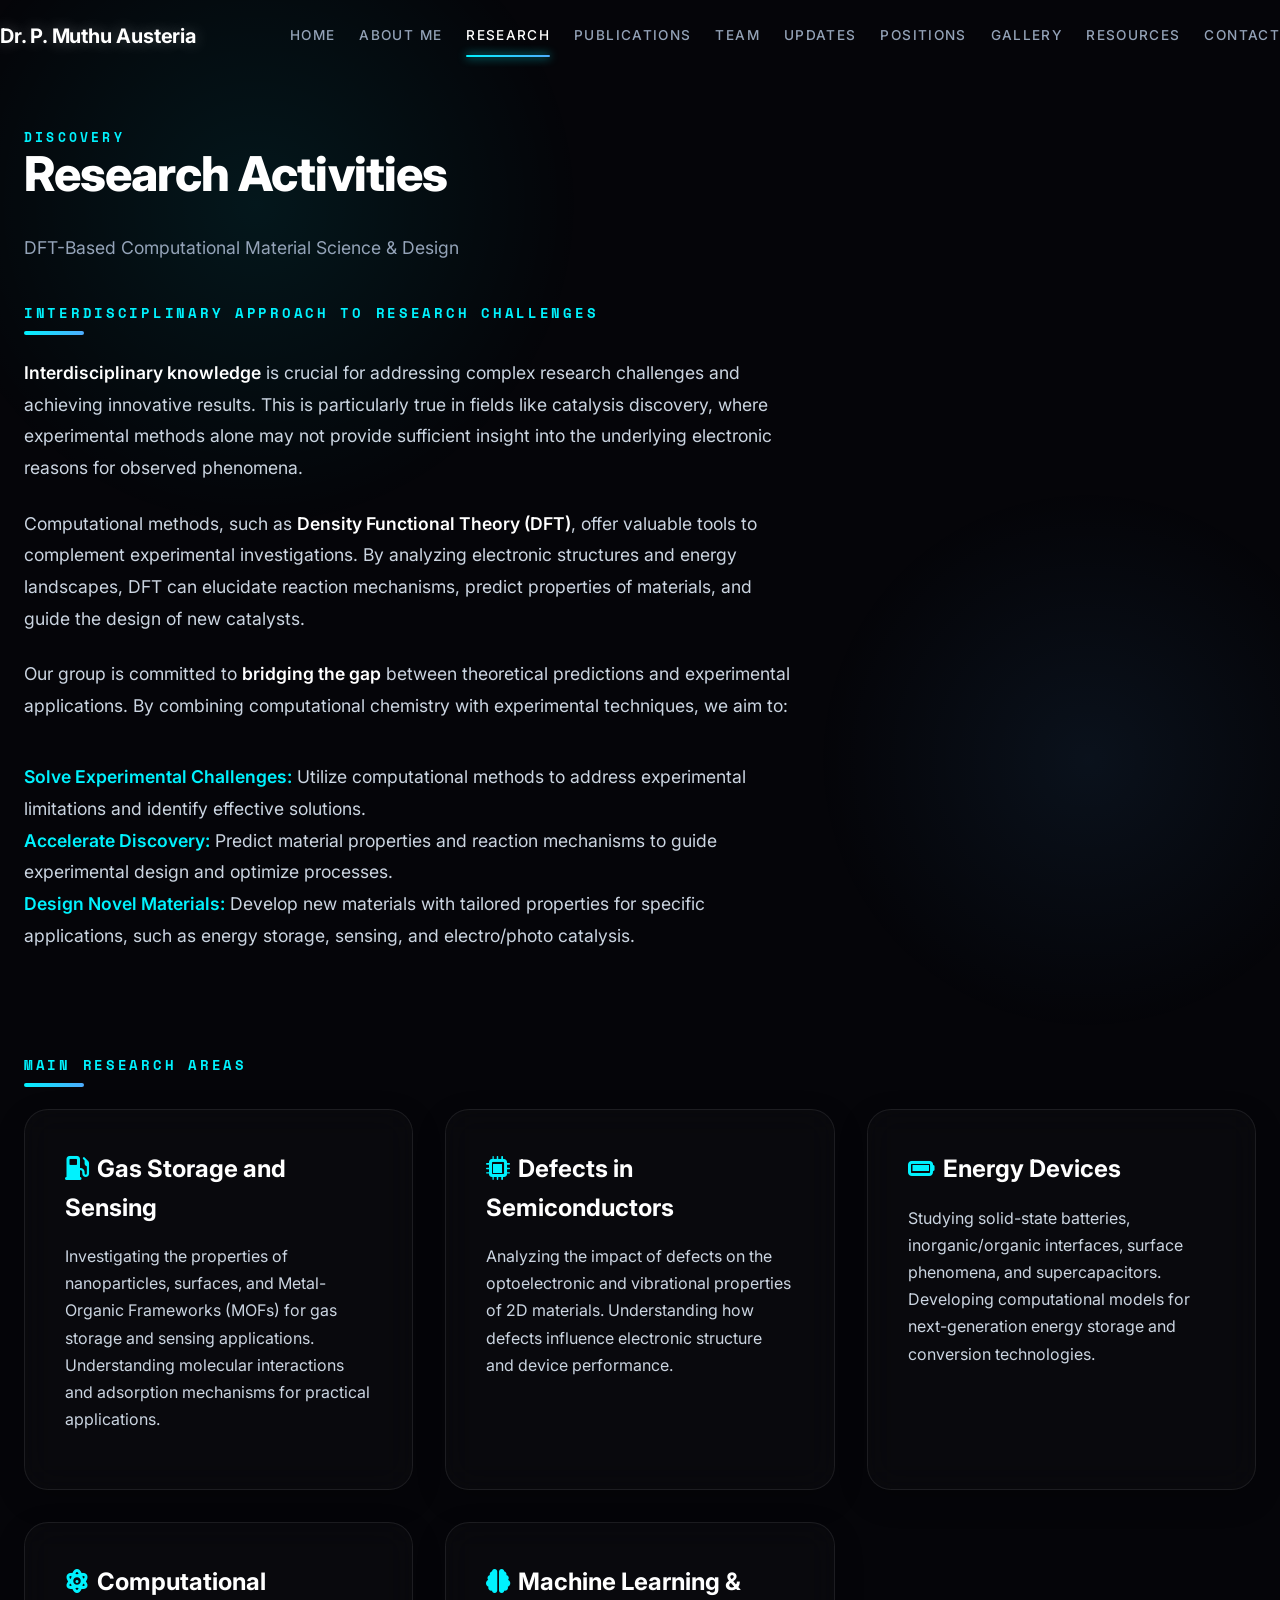
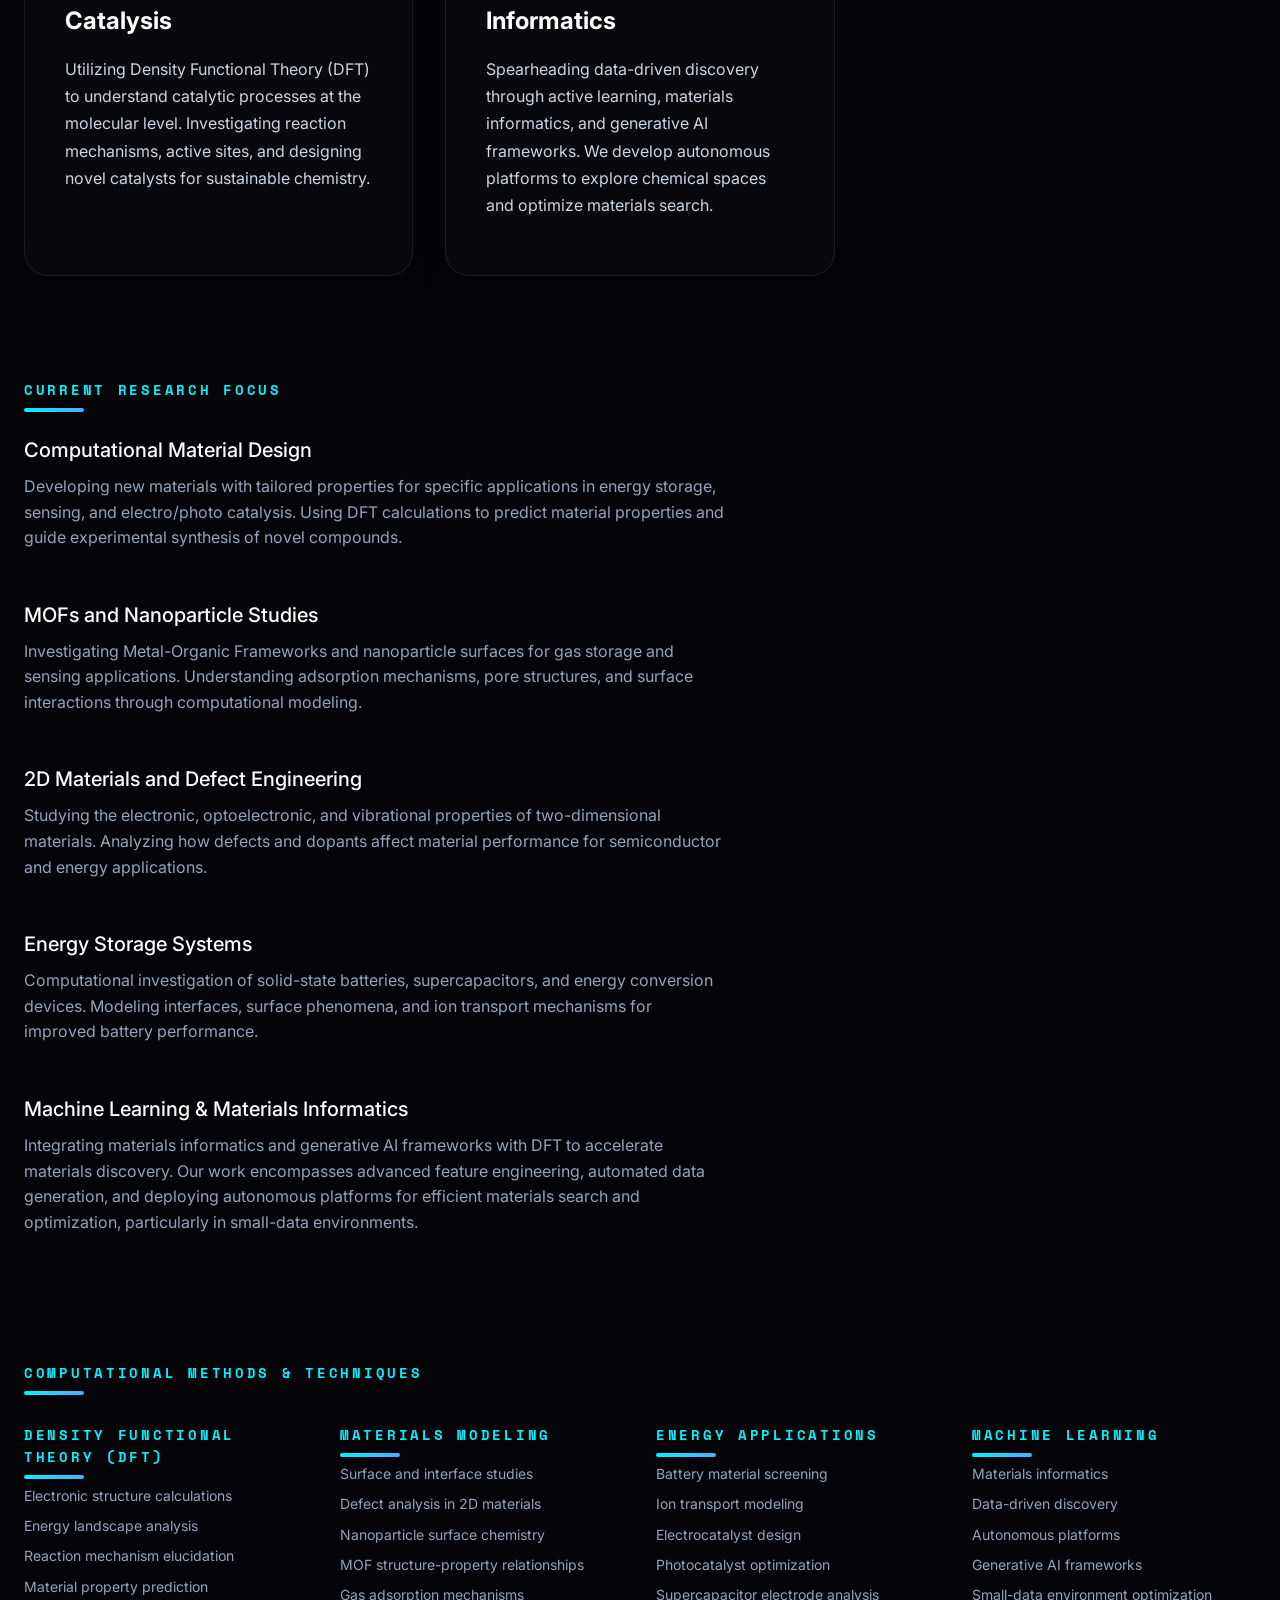
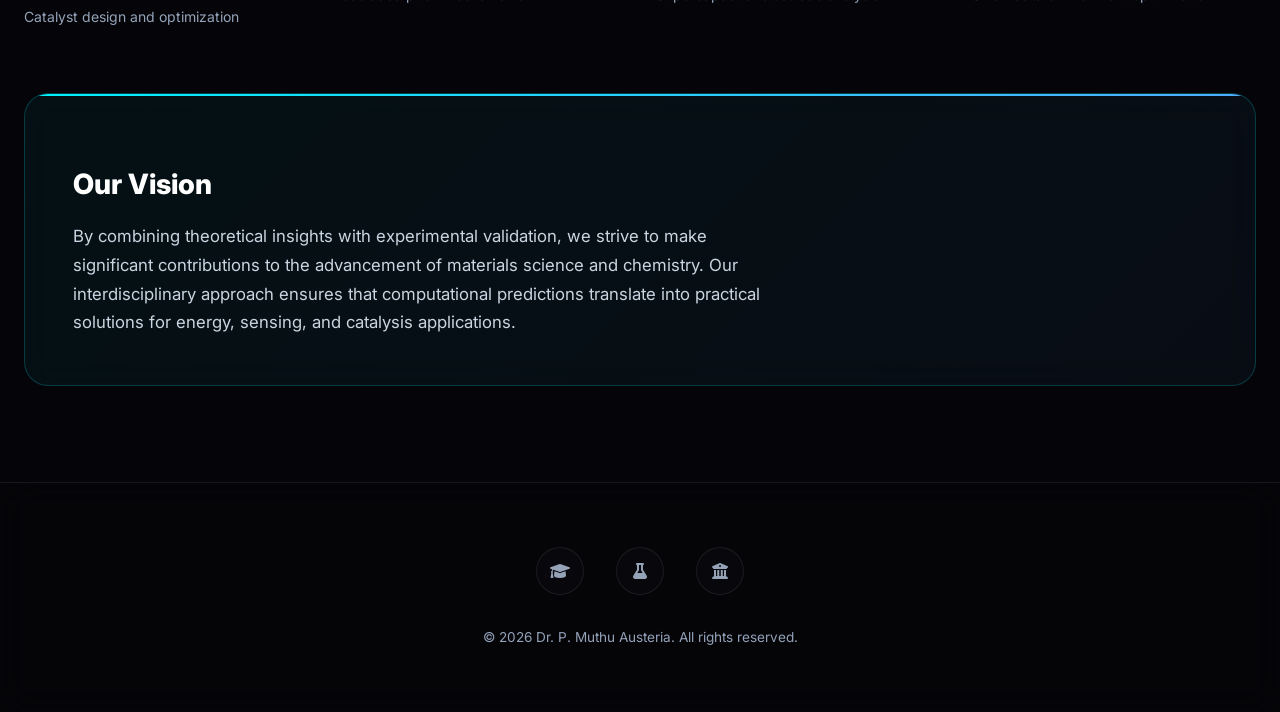
<file: research.html>
<!DOCTYPE html>
<html lang="en">

<head>
    <meta charset="UTF-8">
    <meta name="viewport" content="width=device-width, initial-scale=1.0">
    <title>Research - Dr. P. Muthu Austeria - Computational Chemistry Research</title>
    <link rel="stylesheet" href="theme.css">
    <link
        href="https://fonts.googleapis.com/css2?family=Inter:wght@400;500;600;700&family=Space+Mono:wght@400;500;700&display=swap"
        rel="stylesheet">
    <link rel="stylesheet" href="https://cdnjs.cloudflare.com/ajax/libs/font-awesome/6.0.0/css/all.min.css">
</head>

<body>
    <!-- Header -->
    <header class="site-header" id="site-header">
        <div class="container header-nav">
            <div class="header-logo">
                <a href="index.html">Dr. P. Muthu Austeria</a>
            </div>
            <button class="mobile-toggle" id="mobile-toggle" aria-label="Toggle mobile menu">
                <span></span>
                <span></span>
                <span></span>
            </button>
            <nav class="nav-menu" id="nav-menu">
                <a href="index.html">Home</a>
                <a href="about.html">About Me</a>
                <a href="research.html" aria-current="page">Research</a>
                <a href="publications.html">Publications</a>
                <a href="team.html">Team</a>
                <a href="updates.html">Updates</a>
                <a href="positions.html">Positions</a>
                <a href="gallery.html">Gallery</a>
                <a href="resources.html">Resources</a>
                <a href="contact.html">Contact</a>
            </nav>
        </div>
    </header>
    <main>
        <!-- Page Header -->
        <section class="section-padding" style="padding-top: 8rem; padding-bottom: 2rem;">
            <div class="container">
                <div style="max-width: 42rem;">
                    <p class="section-pretitle font-mono text-accent">Discovery</p>
                    <h1 class="hero-title font-display" style="font-size: 3rem; margin-bottom: 0;">Research Activities
                    </h1>
                    <p class="section-desc">
                        DFT-Based Computational Material Science &amp; Design
                    </p>
                </div>
            </div>
        </section>

        <section class="section-padding" style="padding-top: 0;">
            <div class="container">
                <div style="max-width: 42rem; margin-bottom: 2rem;">
                    <h2 class="section-title font-display">Interdisciplinary Approach to Research Challenges</h2>
                </div>
                <div class="section-content" style="max-width: 70ch;">
                    <p>
                        <strong style="color: #fff;">Interdisciplinary knowledge</strong> is crucial for addressing
                        complex research challenges and achieving innovative results.
                        This is particularly true in fields like catalysis discovery, where experimental methods alone
                        may not provide
                        sufficient insight into the underlying electronic reasons for observed phenomena.
                    </p>
                    <p>
                        Computational methods, such as <strong style="color: #fff;">Density Functional Theory
                            (DFT)</strong>,
                        offer valuable tools to complement experimental investigations. By analyzing electronic
                        structures and energy landscapes,
                        DFT can elucidate reaction mechanisms, predict properties of materials, and guide the design of
                        new catalysts.
                    </p>
                    <p>
                        Our group is committed to <strong style="color: #fff;">bridging the gap</strong> between
                        theoretical predictions
                        and experimental applications. By combining computational chemistry with experimental
                        techniques, we aim to:
                    </p>
                    <ul style="margin-top: 1rem;">
                        <li><strong>Solve Experimental Challenges:</strong> Utilize computational methods to address
                            experimental limitations and identify effective solutions.</li>
                        <li><strong>Accelerate Discovery:</strong> Predict material properties and reaction mechanisms
                            to guide experimental design and optimize processes.</li>
                        <li><strong>Design Novel Materials:</strong> Develop new materials with tailored properties for
                            specific applications, such as energy storage, sensing, and electro/photo catalysis.</li>
                    </ul>
                </div>
            </div>
        </section>

        <section class="section-padding" style="padding-top: 0;">
            <div class="container">
                <div style="max-width: 42rem; margin-bottom: 2rem;">
                    <h2 class="section-title font-display">Main Research Areas</h2>
                </div>

                <div class="content-grid">
                    <!-- Card 1 -->
                    <div class="content-card">
                        <h3><i class="fas fa-gas-pump" style="margin-right: 0.5rem; color: var(--color-accent);"></i>Gas
                            Storage and Sensing</h3>
                        <p>
                            Investigating the properties of nanoparticles, surfaces, and Metal-Organic Frameworks (MOFs)
                            for gas storage and sensing applications. Understanding molecular interactions and
                            adsorption mechanisms for practical applications.
                        </p>
                    </div>
                    <!-- Card 2 -->
                    <div class="content-card">
                        <h3><i class="fas fa-microchip"
                                style="margin-right: 0.5rem; color: var(--color-accent);"></i>Defects in Semiconductors
                        </h3>
                        <p>
                            Analyzing the impact of defects on the optoelectronic and vibrational properties of 2D
                            materials. Understanding how defects influence electronic structure and device performance.
                        </p>
                    </div>
                    <!-- Card 3 -->
                    <div class="content-card">
                        <h3><i class="fas fa-battery-full"
                                style="margin-right: 0.5rem; color: var(--color-accent);"></i>Energy Devices</h3>
                        <p>
                            Studying solid-state batteries, inorganic/organic interfaces, surface phenomena, and
                            supercapacitors. Developing computational models for next-generation energy storage and
                            conversion technologies.
                        </p>
                    </div>
                    <!-- Card 4 -->
                    <div class="content-card">
                        <h3><i class="fas fa-atom"
                                style="margin-right: 0.5rem; color: var(--color-accent);"></i>Computational Catalysis
                        </h3>
                        <p>
                            Utilizing Density Functional Theory (DFT) to understand catalytic processes at the molecular
                            level. Investigating reaction mechanisms, active sites, and designing novel catalysts for
                            sustainable chemistry.
                        </p>
                    </div>
                    <!-- Card 5 -->
                    <div class="content-card">
                        <h3><i class="fas fa-brain"
                                style="margin-right: 0.5rem; color: var(--color-accent);"></i>Machine Learning & Informatics</h3>
                        <p>
                            Spearheading data-driven discovery through active learning, materials informatics, and generative AI frameworks. We develop autonomous platforms to explore chemical spaces and optimize materials search.
                        </p>
                    </div>
                </div>
        </section>

        <section class="section-padding" style="padding-top: 0;">
            <div class="container">
                <div style="max-width: 42rem; margin-bottom: 2rem;">
                    <h2 class="section-title font-display">Current Research Focus</h2>
                </div>
                <div style="display: flex; flex-direction: column; gap: 1.5rem; max-width: 70ch;">
                    <div style="padding-bottom: 1.5rem; border-bottom: 1px solid var(--color-border-dark);">
                        <h3 style="font-size: 1.25rem; font-weight: 500; margin-bottom: 0.5rem;">Computational Material
                            Design</h3>
                        <p
                            style="color: var(--color-text-muted); font-size: 1rem; line-height: 1.6; margin: 0; max-width: 800px;">
                            Developing new materials with tailored properties for specific applications in energy
                            storage,
                            sensing, and electro/photo catalysis. Using DFT calculations to predict material properties
                            and guide experimental synthesis of novel compounds.
                        </p>
                    </div>

                    <div style="padding-bottom: 1.5rem; border-bottom: 1px solid var(--color-border-dark);">
                        <h3 style="font-size: 1.25rem; font-weight: 500; margin-bottom: 0.5rem;">MOFs and Nanoparticle
                            Studies</h3>
                        <p
                            style="color: var(--color-text-muted); font-size: 1rem; line-height: 1.6; margin: 0; max-width: 800px;">
                            Investigating Metal-Organic Frameworks and nanoparticle surfaces for gas storage and sensing
                            applications. Understanding adsorption mechanisms, pore structures, and surface interactions
                            through computational modeling.
                        </p>
                    </div>

                    <div style="padding-bottom: 1.5rem; border-bottom: 1px solid var(--color-border-dark);">
                        <h3 style="font-size: 1.25rem; font-weight: 500; margin-bottom: 0.5rem;">2D Materials and Defect
                            Engineering</h3>
                        <p
                            style="color: var(--color-text-muted); font-size: 1rem; line-height: 1.6; margin: 0; max-width: 800px;">
                            Studying the electronic, optoelectronic, and vibrational properties of two-dimensional
                            materials.
                            Analyzing how defects and dopants affect material performance for semiconductor and energy
                            applications.
                        </p>
                    </div>

                    <div style="padding-bottom: 1.5rem; border-bottom: 1px solid var(--color-border-dark);">
                        <h3 style="font-size: 1.25rem; font-weight: 500; margin-bottom: 0.5rem;">Energy Storage Systems
                        </h3>
                        <p
                            style="color: var(--color-text-muted); font-size: 1rem; line-height: 1.6; margin: 0; max-width: 800px;">
                            Computational investigation of solid-state batteries, supercapacitors, and energy conversion
                            devices. Modeling interfaces, surface phenomena, and ion transport mechanisms for improved
                            battery performance.
                        </p>
                    </div>

                    <div style="padding-bottom: 1.5rem; border-bottom: 1px solid var(--color-border-dark);">
                        <h3 style="font-size: 1.25rem; font-weight: 500; margin-bottom: 0.5rem;">Machine Learning & Materials Informatics</h3>
                        <p
                            style="color: var(--color-text-muted); font-size: 1rem; line-height: 1.6; margin: 0; max-width: 800px;">
                            Integrating materials informatics and generative AI frameworks with DFT to accelerate materials discovery. 
                            Our work encompasses advanced feature engineering, automated data generation, and deploying autonomous platforms 
                            for efficient materials search and optimization, particularly in small-data environments.
                        </p>
                    </div>
                </div>
        </section>

        <section class="section-padding" style="padding-top: 0;">
            <div class="container">
                <div style="max-width: 42rem; margin-bottom: 2rem;">
                    <h2 class="section-title font-display">Computational Methods & Techniques</h2>
                </div>

                <div
                    style="display: grid; grid-template-columns: repeat(auto-fit, minmax(200px, 1fr)); gap: 2rem; margin-top: 2rem;">
                    <div>
                        <h3 class="section-title">Density Functional Theory (DFT)</h3>
                        <ul
                            style="list-style: none; display: flex; flex-direction: column; gap: 0.5rem; color: var(--color-text-muted); font-size: 0.875rem;">
                            <li>Electronic structure calculations</li>
                            <li>Energy landscape analysis</li>
                            <li>Reaction mechanism elucidation</li>
                            <li>Material property prediction</li>
                            <li>Catalyst design and optimization</li>
                        </ul>
                    </div>
                    <div>
                        <h3 class="section-title">Materials Modeling</h3>
                        <ul
                            style="list-style: none; display: flex; flex-direction: column; gap: 0.5rem; color: var(--color-text-muted); font-size: 0.875rem;">
                            <li>Surface and interface studies</li>
                            <li>Defect analysis in 2D materials</li>
                            <li>Nanoparticle surface chemistry</li>
                            <li>MOF structure-property relationships</li>
                            <li>Gas adsorption mechanisms</li>
                        </ul>
                    </div>
                    <div>
                        <h3 class="section-title">Energy Applications</h3>
                        <ul
                            style="list-style: none; display: flex; flex-direction: column; gap: 0.5rem; color: var(--color-text-muted); font-size: 0.875rem;">
                            <li>Battery material screening</li>
                            <li>Ion transport modeling</li>
                            <li>Electrocatalyst design</li>
                            <li>Photocatalyst optimization</li>
                            <li>Supercapacitor electrode analysis</li>
                        </ul>
                    </div>
                    <div>
                        <h3 class="section-title">Machine Learning</h3>
                        <ul
                            style="list-style: none; display: flex; flex-direction: column; gap: 0.5rem; color: var(--color-text-muted); font-size: 0.875rem;">
                            <li>Materials informatics</li>
                            <li>Data-driven discovery</li>
                            <li>Autonomous platforms</li>
                            <li>Generative AI frameworks</li>
                            <li>Small-data environment optimization</li>
                        </ul>
                    </div>
                </div>

                <div class="join-block" style="margin-top: 4rem;">
                    <h3 class="join-title">Our Vision</h3>
                    <p class="join-desc">
                        By combining theoretical insights with experimental validation, we strive to make significant
                        contributions to the advancement of materials science and chemistry. Our interdisciplinary
                        approach ensures that computational predictions translate into practical solutions for energy,
                        sensing, and catalysis applications.
                    </p>
                </div>
            </div>
        </section>
    </main>
    <!-- Footer -->
    <footer class="site-footer">
        <div class="container">
            <div class="footer-social">
                <a href="https://scholar.google.com/citations?user=vYwSPuEAAAAJ&hl=en" target="_blank"
                    title="Google Scholar">
                    <i class="fas fa-graduation-cap"></i>
                </a>
                <a href="https://cnms.jainuniversity.ac.in/" target="_blank" title="CNMS Department">
                    <i class="fas fa-flask"></i>
                </a>
                <a href="https://www.jainuniversity.ac.in/" target="_blank" title="Jain University">
                    <i class="fas fa-university"></i>
                </a>
            </div>
            <p class="footer-copy">&copy; 2026 Dr. P. Muthu Austeria. All rights reserved.</p>
        </div>
    </footer>

    <!-- Inline script for header scroll and mobile menu -->
    <script>
        document.addEventListener('DOMContentLoaded', () => {
            const header = document.getElementById('site-header');
            const mobileToggle = document.getElementById('mobile-toggle');
            const navMenu = document.getElementById('nav-menu');

            const handleScroll = () => {
                if (window.scrollY > 10) {
                    header.classList.add('scrolled');
                } else {
                    header.classList.remove('scrolled');
                }
            };
            window.addEventListener('scroll', handleScroll, { passive: true });
            handleScroll();

            if (mobileToggle && navMenu) {
                mobileToggle.addEventListener('click', () => {
                    navMenu.classList.toggle('mobile-active');
                });
            }
        });
    </script>
    <script src="script.js"></script>
</body>

</html>
</file>
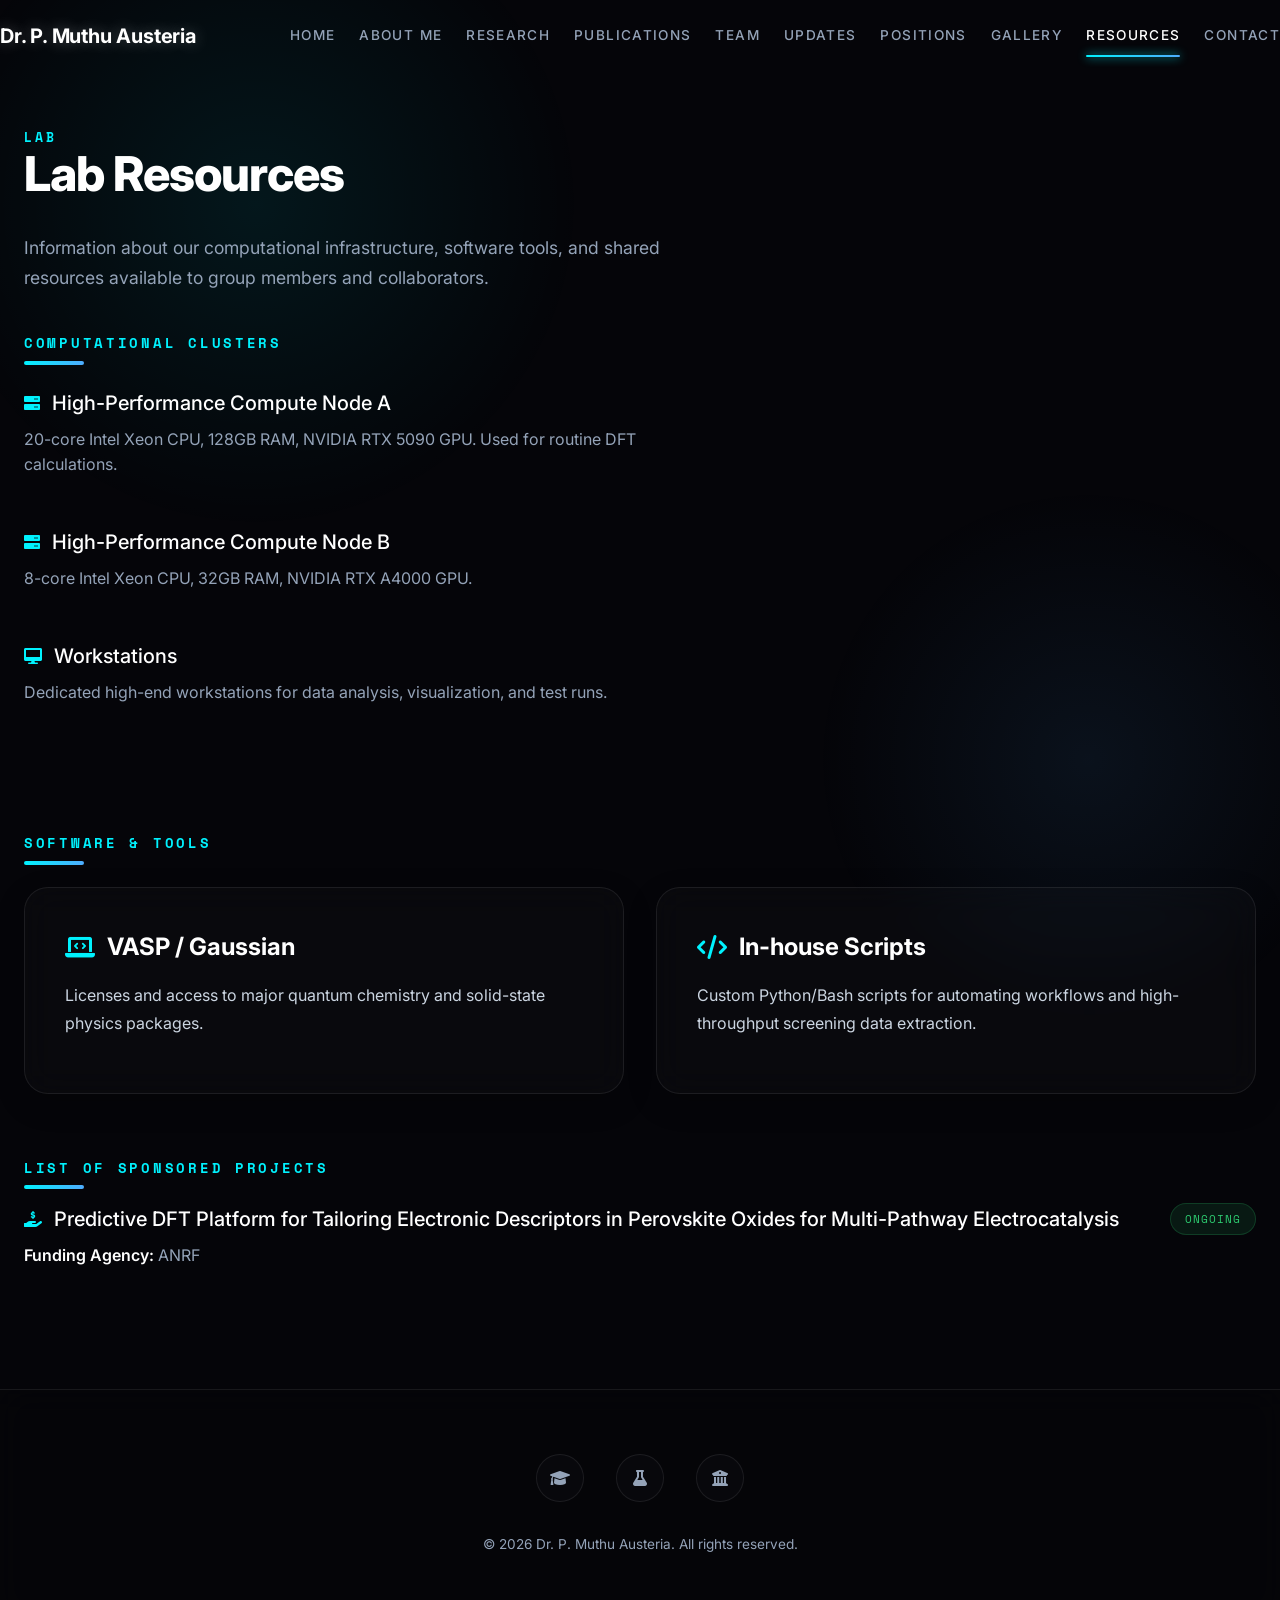
<file: resources.html>
<!DOCTYPE html>
<html lang="en">

<head>
    <meta charset="UTF-8">
    <meta name="viewport" content="width=device-width, initial-scale=1.0">
    <title>Resources - Dr. P. Muthu Austeria - Computational Chemistry Research</title>
    <link rel="stylesheet" href="theme.css">
    <link
        href="https://fonts.googleapis.com/css2?family=Inter:wght@400;500;600;700&family=Space+Mono:wght@400;500;700&display=swap"
        rel="stylesheet">
    <link rel="stylesheet" href="https://cdnjs.cloudflare.com/ajax/libs/font-awesome/6.0.0/css/all.min.css">
</head>

<body>
    <!-- Header -->
    <header class="site-header" id="site-header">
        <div class="container header-nav">
            <div class="header-logo">
                <a href="index.html">Dr. P. Muthu Austeria</a>
            </div>
            <button class="mobile-toggle" id="mobile-toggle" aria-label="Toggle mobile menu">
                <span></span>
                <span></span>
                <span></span>
            </button>
            <nav class="nav-menu" id="nav-menu">
                <a href="index.html">Home</a>
                <a href="about.html">About Me</a>
                <a href="research.html">Research</a>
                <a href="publications.html">Publications</a>
                <a href="team.html">Team</a>
                <a href="updates.html">Updates</a>
                <a href="positions.html">Positions</a>
                <a href="gallery.html">Gallery</a>
                <a href="resources.html" aria-current="page">Resources</a>
                <a href="contact.html">Contact</a>
            </nav>
        </div>
    </header>
    <main>
        <!-- Page Header -->
        <section class="section-padding" style="padding-top: 8rem; padding-bottom: 2rem;">
            <div class="container">
                <div style="max-width: 42rem;">
                    <p class="section-pretitle font-mono text-accent">Lab</p>
                    <h1 class="hero-title font-display" style="font-size: 3rem; margin-bottom: 0;">Lab Resources</h1>
                    <p class="section-desc">
                        Information about our computational infrastructure, software tools, and shared resources
                        available to group members and collaborators.
                    </p>
                </div>
            </div>
        </section>

        <section class="section-padding" style="padding-top: 0;">
            <div class="container">
                <div style="max-width: 42rem; margin-bottom: 2rem;">
                    <h2 class="section-title font-display">Computational Clusters</h2>
                </div>
                <div style="display: flex; flex-direction: column; gap: 1.5rem; max-width: 70ch;">
                    <div style="padding-bottom: 1.5rem; border-bottom: 1px solid var(--color-border-dark);">
                        <h3
                            style="font-size: 1.25rem; font-weight: 500; margin-bottom: 0.5rem; display: flex; align-items: center; gap: 0.75rem;">
                            <i class="fas fa-server" style="color: var(--color-accent); font-size: 1rem;"></i>
                            High-Performance Compute Node A
                        </h3>
                        <p
                            style="color: var(--color-text-muted); font-size: 1rem; line-height: 1.6; margin: 0; max-width: 800px;">
                            20-core Intel Xeon CPU, 128GB RAM, NVIDIA RTX 5090 GPU. Used for routine DFT calculations.
                        </p>
                    </div>

                    <div style="padding-bottom: 1.5rem; border-bottom: 1px solid var(--color-border-dark);">
                        <h3
                            style="font-size: 1.25rem; font-weight: 500; margin-bottom: 0.5rem; display: flex; align-items: center; gap: 0.75rem;">
                            <i class="fas fa-server" style="color: var(--color-accent); font-size: 1rem;"></i>
                            High-Performance Compute Node B
                        </h3>
                        <p
                            style="color: var(--color-text-muted); font-size: 1rem; line-height: 1.6; margin: 0; max-width: 800px;">
                            8-core Intel Xeon CPU, 32GB RAM, NVIDIA RTX A4000 GPU.
                        </p>
                    </div>

                    <div style="padding-bottom: 1.5rem; border-bottom: 1px solid var(--color-border-dark);">
                        <h3
                            style="font-size: 1.25rem; font-weight: 500; margin-bottom: 0.5rem; display: flex; align-items: center; gap: 0.75rem;">
                            <i class="fas fa-desktop" style="color: var(--color-accent); font-size: 1rem;"></i>
                            Workstations
                        </h3>
                        <p
                            style="color: var(--color-text-muted); font-size: 1rem; line-height: 1.6; margin: 0; max-width: 800px;">
                            Dedicated high-end workstations for data analysis, visualization, and test runs.
                        </p>
                    </div>
                </div>
            </div>
        </section>

        <section class="section-padding" style="padding-top: 0;">
            <div class="container">
                <div style="max-width: 42rem; margin-bottom: 2rem;">
                    <h2 class="section-title font-display">Software &amp; Tools</h2>
                </div>
                <div class="content-grid" style="margin-top: 2rem;">
                    <div class="content-card">
                        <h3 style="display: flex; align-items: center; gap: 0.75rem;"><i class="fas fa-laptop-code"
                                style="color: var(--color-accent);"></i>VASP / Gaussian</h3>
                        <p>
                            Licenses and access to major quantum chemistry and solid-state physics packages.
                        </p>
                    </div>

                    <div class="content-card">
                        <h3 style="display: flex; align-items: center; gap: 0.75rem;"><i class="fas fa-code"
                                style="color: var(--color-accent);"></i>In-house Scripts</h3>
                        <p>
                            Custom Python/Bash scripts for automating workflows and high-throughput screening data
                            extraction.
                        </p>
                    </div>
                </div>

                <h2 class="section-title font-display" style="margin-top: 4rem;">List of Sponsored Projects</h2>
                <div style="margin-top: 1.5rem; display: flex; flex-direction: column; gap: 1.5rem;">
                    <div style="padding-bottom: 1.5rem; border-bottom: 1px solid var(--color-border-dark);">
                        <div
                            style="display: flex; justify-content: space-between; align-items: flex-start; flex-wrap: wrap; gap: 1rem;">
                            <div>
                                <h3
                                    style="font-size: 1.25rem; font-weight: 500; margin-bottom: 0.5rem; display: flex; align-items: center; gap: 0.75rem;">
                                    <i class="fas fa-hand-holding-usd"
                                        style="color: var(--color-accent); font-size: 1rem;"></i>
                                    Predictive DFT Platform for Tailoring Electronic Descriptors in Perovskite Oxides
                                    for Multi-Pathway Electrocatalysis
                                </h3>
                                <p
                                    style="color: var(--color-text-muted); font-size: 1rem; line-height: 1.6; margin: 0;">
                                    <strong>Funding Agency:</strong> ANRF
                                </p>
                            </div>
                            <span class="pub-tag"
                                style="background: rgba(46, 204, 113, 0.1); color: #2ecc71; border: 1px solid rgba(46, 204, 113, 0.2);">Ongoing</span>
                        </div>
                    </div>
                </div>

                <!-- Protocols and Documentation Placeholder -->
                <!--
            <h2 class="section-title font-display" style="margin-top: 4rem;">Protocols & Training</h2>
            <div style="margin-top: 1.5rem; display: flex; flex-direction: column; gap: 1.5rem;">
                <div style="padding-bottom: 1.5rem; border-bottom: 1px solid var(--color-border-dark);">
                    <h3 style="font-size: 1.25rem; font-weight: 500; margin-bottom: 0.5rem; display: flex; align-items: center; gap: 0.75rem;">
                        <i class="fas fa-book" style="color: var(--color-text-muted); font-size: 1rem;"></i>
                        Onboarding Guide
                    </h3>
                    <p style="color: var(--color-text-muted); font-size: 1rem; line-height: 1.6; margin: 0; max-width: 800px;">
                        Comprehensive manual for new researchers detailing cluster login, job submission, and basic Linux commands.
                    </p>
                </div>
            </div>
            -->
            </div>
        </section>
    </main>

    <!-- Footer -->
    <footer class="site-footer">
        <div class="container">
            <div class="footer-social">
                <a href="https://scholar.google.com/citations?user=vYwSPuEAAAAJ&hl=en" target="_blank"
                    title="Google Scholar">
                    <i class="fas fa-graduation-cap"></i>
                </a>
                <a href="https://cnms.jainuniversity.ac.in/" target="_blank" title="CNMS Department">
                    <i class="fas fa-flask"></i>
                </a>
                <a href="https://www.jainuniversity.ac.in/" target="_blank" title="Jain University">
                    <i class="fas fa-university"></i>
                </a>
            </div>
            <p class="footer-copy">&copy; 2026 Dr. P. Muthu Austeria. All rights reserved.</p>
        </div>
    </footer>

    <!-- Inline script for header scroll and mobile menu -->
    <script>
        document.addEventListener('DOMContentLoaded', () => {
            const header = document.getElementById('site-header');
            const mobileToggle = document.getElementById('mobile-toggle');
            const navMenu = document.getElementById('nav-menu');

            const handleScroll = () => {
                if (window.scrollY > 10) {
                    header.classList.add('scrolled');
                } else {
                    header.classList.remove('scrolled');
                }
            };
            window.addEventListener('scroll', handleScroll, { passive: true });
            handleScroll();

            if (mobileToggle && navMenu) {
                mobileToggle.addEventListener('click', () => {
                    navMenu.classList.toggle('mobile-active');
                });
            }
        });
    </script>
    <script src="script.js"></script>
</body>

</html>
</file>
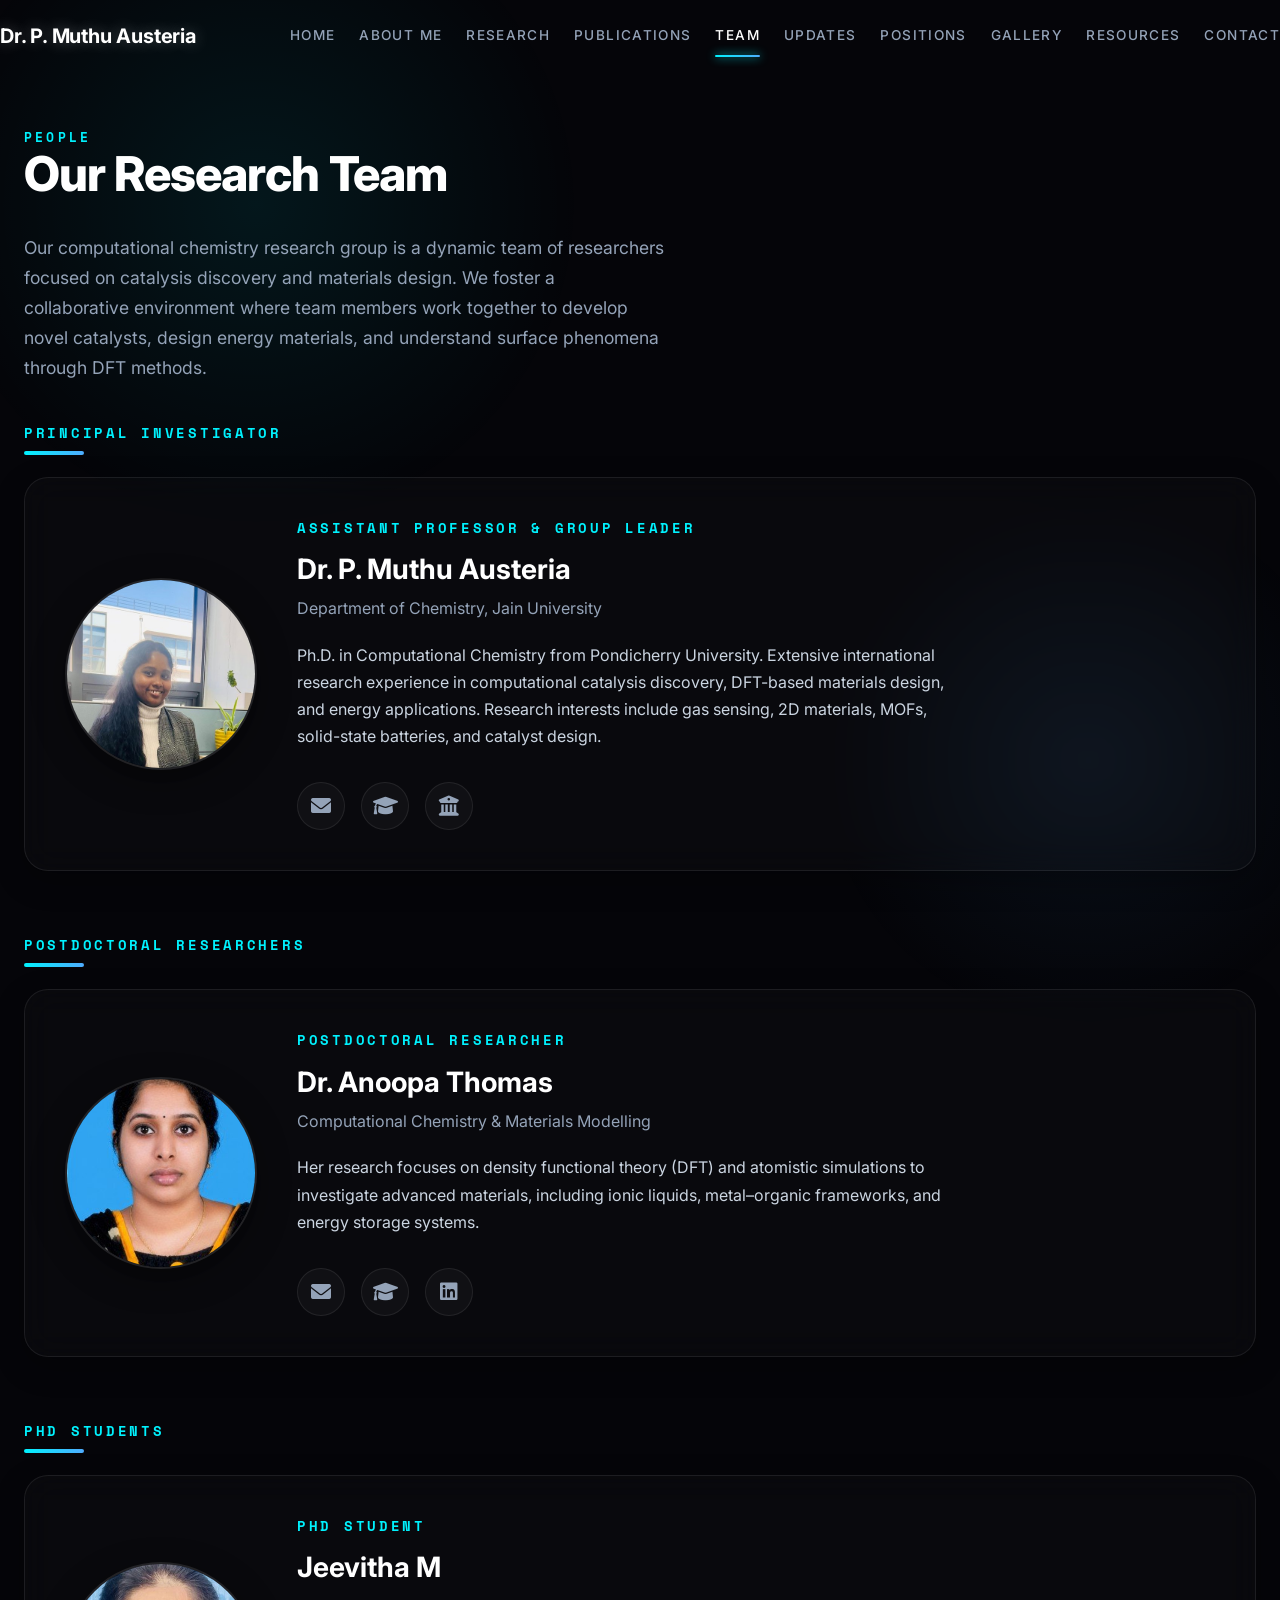
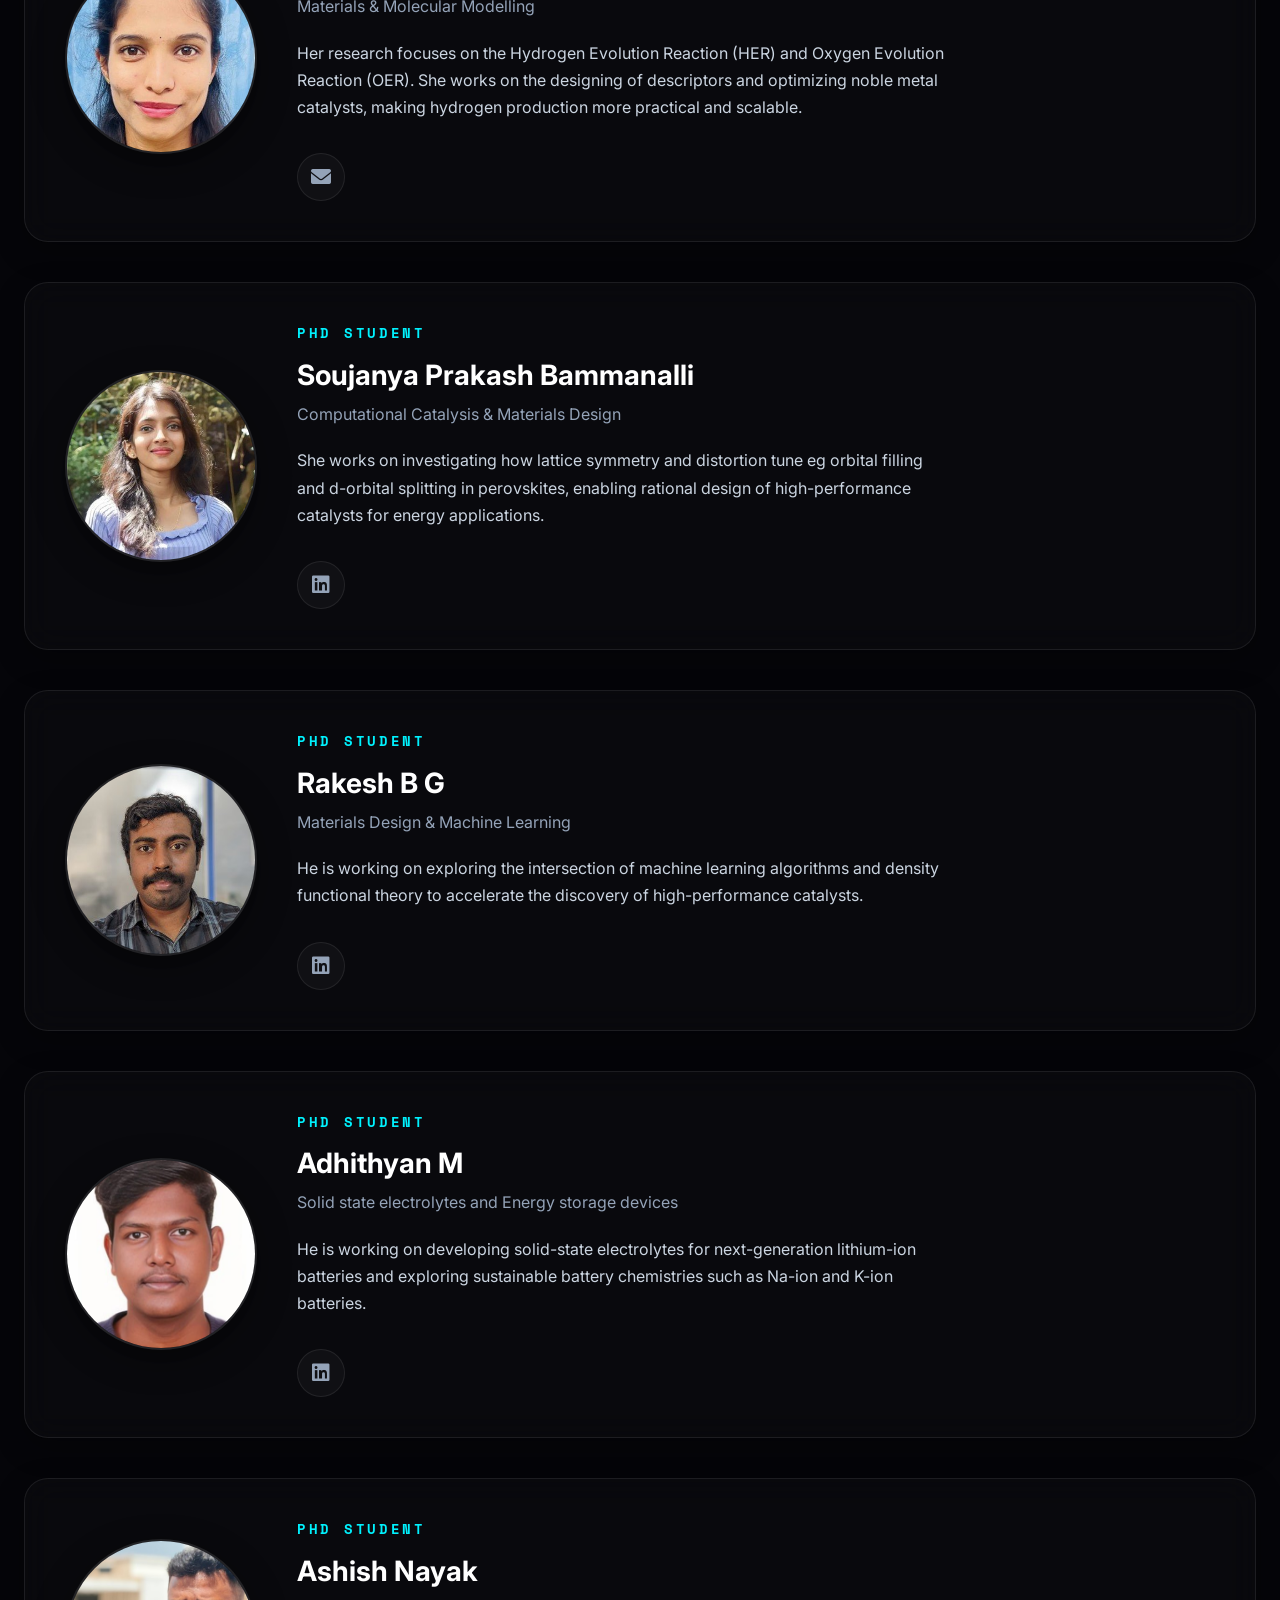
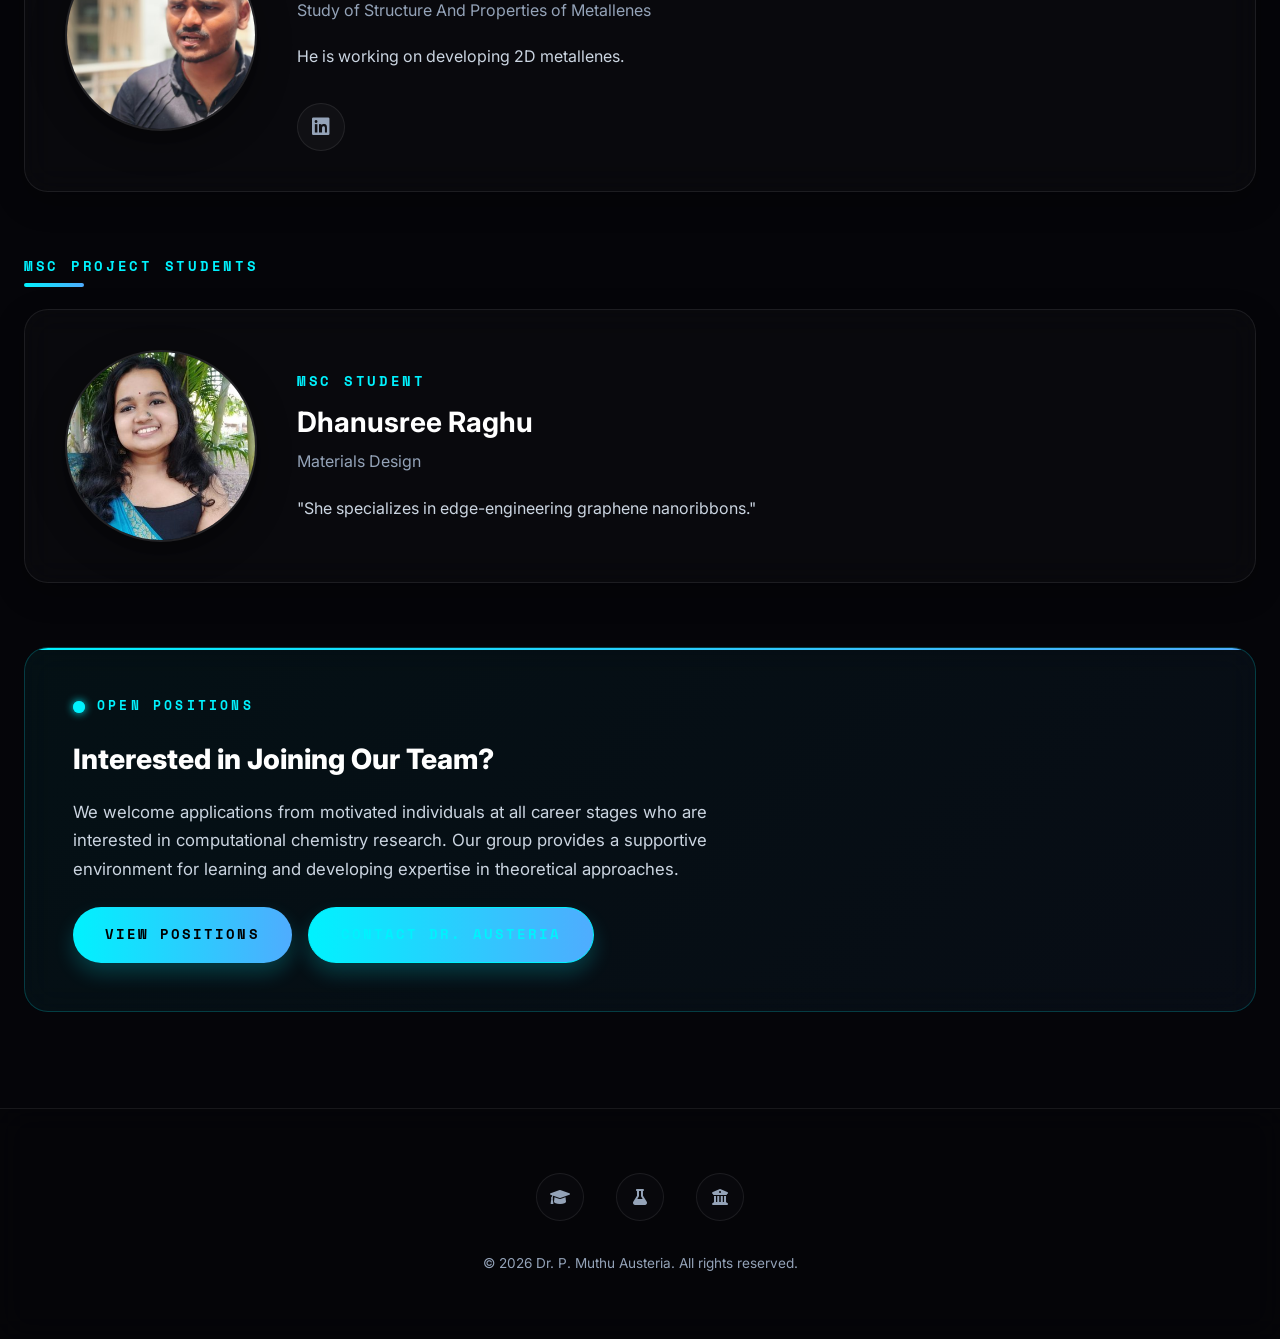
<file: team.html>
<!DOCTYPE html>
<html lang="en">

<head>
    <meta charset="UTF-8">
    <meta name="viewport" content="width=device-width, initial-scale=1.0">
    <title>Team - Dr. P. Muthu Austeria - Computational Chemistry Research</title>
    <link rel="stylesheet" href="theme.css">
    <link
        href="https://fonts.googleapis.com/css2?family=Inter:wght@400;500;600;700&family=Space+Mono:wght@400;500;700&display=swap"
        rel="stylesheet">
    <link rel="stylesheet" href="https://cdnjs.cloudflare.com/ajax/libs/font-awesome/6.0.0/css/all.min.css">
</head>

<body>
    <!-- Header -->
    <header class="site-header" id="site-header">
        <div class="container header-nav">
            <div class="header-logo">
                <a href="index.html">Dr. P. Muthu Austeria</a>
            </div>
            <button class="mobile-toggle" id="mobile-toggle" aria-label="Toggle mobile menu">
                <span></span>
                <span></span>
                <span></span>
            </button>
            <nav class="nav-menu" id="nav-menu">
                <a href="index.html">Home</a>
                <a href="about.html">About Me</a>
                <a href="research.html">Research</a>
                <a href="publications.html">Publications</a>
                <a href="team.html" aria-current="page">Team</a>
                <a href="updates.html">Updates</a>
                <a href="positions.html">Positions</a>
                <a href="gallery.html">Gallery</a>
                <a href="resources.html">Resources</a>
                <a href="contact.html">Contact</a>
            </nav>
        </div>
    </header>
    <main>
        <!-- Page Header -->
        <section class="section-padding" style="padding-top: 8rem; padding-bottom: 2rem;">
            <div class="container">
                <div style="max-width: 42rem;">
                    <p class="section-pretitle font-mono text-accent">People</p>
                    <h1 class="hero-title font-display" style="font-size: 3rem; margin-bottom: 0;">Our Research Team
                    </h1>
                    <p class="section-desc">
                        Our computational chemistry research group is a dynamic team of researchers focused on catalysis
                        discovery
                        and materials design. We foster a collaborative environment where team members work
                        together to develop novel catalysts, design energy materials, and understand surface phenomena
                        through DFT methods.
                    </p>
                </div>
            </div>
        </section>

        <section class="section-padding" style="padding-top: 0;">
            <div class="container">
                <div style="max-width: 42rem; margin-bottom: 2rem;">
                    <h2 class="section-title font-display">Principal Investigator</h2>
                </div>
                <div class="profile-card">
                    <img src="images/Dr_Muthu.jpg" alt="Dr. P. Muthu Austeria" class="profile-img">
                    <div class="profile-info">
                        <span class="profile-role">Assistant Professor & Group Leader</span>
                        <h3 class="profile-name">Dr. P. Muthu Austeria</h3>
                        <p class="profile-title">Department of Chemistry, Jain University</p>
                        <p class="profile-desc">
                            Ph.D. in Computational Chemistry from Pondicherry University. Extensive international
                            research experience in computational catalysis discovery, DFT-based materials design, and
                            energy applications.
                            Research interests include gas sensing, 2D materials, MOFs, solid-state batteries, and
                            catalyst design.
                        </p>
                        <div class="profile-links">
                            <a href="mailto:muthu.p@jainuniversity.ac.in" class="profile-link" title="Email"><i
                                    class="fas fa-envelope"></i></a>
                            <a href="https://scholar.google.com/citations?user=vYwSPuEAAAAJ&hl=en" target="_blank"
                                class="profile-link" title="Google Scholar"><i class="fas fa-graduation-cap"></i></a>
                            <a href="https://cnms.jainuniversity.ac.in/muthu-austeria.htm" target="_blank"
                                class="profile-link" title="University Profile"><i class="fas fa-university"></i></a>
                        </div>
                    </div>
                </div>

                <div style="max-width: 42rem; margin-bottom: 2rem; margin-top: 4rem;">
                    <h2 class="section-title font-display">Postdoctoral Researchers</h2>
                </div>
                <div class="profile-card">
                    <img src="images/Anoopa.jpg" alt="Dr. Anoopa Thomas" class="profile-img">
                    <div class="profile-info">
                        <span class="profile-role">Postdoctoral Researcher</span>
                        <h3 class="profile-name">Dr. Anoopa Thomas</h3>
                        <p class="profile-title">Computational Chemistry & Materials Modelling</p>
                        <p class="profile-desc">
                            Her research focuses on density functional theory (DFT) and atomistic simulations
                            to investigate advanced materials, including ionic liquids, metal&ndash;organic frameworks,
                            and energy storage systems.
                        </p>
                        <div class="profile-links">
                            <a href="mailto:anoopathomas11@gmail.com" class="profile-link" title="Email"><i
                                    class="fas fa-envelope"></i></a>
                            <a href="https://scholar.google.com/citations?hl=en&user=nZvCZ1cAAAAJ" target="_blank"
                                class="profile-link" title="Google Scholar"><i class="fas fa-graduation-cap"></i></a>
                            <a href="https://www.linkedin.com/in/dr-anoopa-thomas-596149167/" target="_blank"
                                class="profile-link" title="LinkedIn"><i class="fab fa-linkedin"></i></a>
                        </div>
                    </div>
                </div>

                <div style="max-width: 42rem; margin-bottom: 2rem; margin-top: 4rem;">
                    <h2 class="section-title font-display">PhD Students</h2>
                </div>
                <div class="profile-card">
                    <img src="images/Jeevitha.jpg" alt="Jeevitha M" class="profile-img">
                    <div class="profile-info">
                        <span class="profile-role">PhD Student</span>
                        <h3 class="profile-name">Jeevitha M</h3>
                        <p class="profile-title">Materials & Molecular Modelling</p>
                        <p class="profile-desc">
                            Her research focuses on the Hydrogen Evolution Reaction (HER) and Oxygen Evolution Reaction
                            (OER).
                            She works on the designing of descriptors and optimizing noble metal catalysts, making
                            hydrogen
                            production more practical and scalable.
                        </p>
                        <div class="profile-links">
                            <a href="mailto:jeevitha.m@jainuniversity.ac.in" class="profile-link" title="Email"><i
                                    class="fas fa-envelope"></i></a>
                        </div>
                    </div>
                </div>

                <div class="profile-card">
                    <img src="images/Soujanya.jpg" alt="Soujanya Prakash Bammanalli" class="profile-img">
                    <div class="profile-info">
                        <span class="profile-role">PhD Student</span>
                        <h3 class="profile-name">Soujanya Prakash Bammanalli</h3>
                        <p class="profile-title">Computational Catalysis & Materials Design</p>
                        <p class="profile-desc">
                            She works on investigating how lattice symmetry and distortion tune eg orbital filling
                            and d-orbital splitting in perovskites, enabling rational design of
                            high-performance catalysts for energy applications.
                        </p>
                        <div class="profile-links">
                            <a href="https://www.linkedin.com/in/soujanya-bammanalli-34545824a" target="_blank"
                                class="profile-link" title="LinkedIn"><i class="fab fa-linkedin"></i></a>
                        </div>
                    </div>
                </div>

                <div class="profile-card">
                    <img src="images/Rakesh.jpg" alt="Rakesh B G" class="profile-img">
                    <div class="profile-info">
                        <span class="profile-role">PhD Student</span>
                        <h3 class="profile-name">Rakesh B G</h3>
                        <p class="profile-title">Materials Design & Machine Learning</p>
                        <p class="profile-desc">
                            He is working on exploring the intersection of machine learning algorithms and
                            density functional theory to accelerate the discovery of high-performance catalysts.
                        </p>
                        <div class="profile-links">
                            <a href="https://www.linkedin.com/in/rakesh-b-g-3b9b2624b" target="_blank"
                                class="profile-link" title="LinkedIn"><i class="fab fa-linkedin"></i></a>
                        </div>
                    </div>
                </div>

                <div class="profile-card">
                    <img src="images/Adhithyan.jpg" alt="Adhithyan M" class="profile-img">
                    <div class="profile-info">
                        <span class="profile-role">PhD Student</span>
                        <h3 class="profile-name">Adhithyan M</h3>
                        <p class="profile-title">Solid state electrolytes and Energy storage devices</p>
                        <p class="profile-desc">
                            He is working on developing solid-state electrolytes for next-generation lithium-ion
                            batteries and exploring sustainable battery chemistries such as Na-ion and K-ion batteries.
                        </p>
                        <div class="profile-links">
                            <a href="https://www.linkedin.com/in/adhithyan-m-3ba33a237" target="_blank"
                                class="profile-link" title="LinkedIn"><i class="fab fa-linkedin"></i></a>
                        </div>
                    </div>
                </div>

                <div class="profile-card">
                    <img src="images/Ashish.jpeg" alt="Ashish Nayak" class="profile-img">
                    <div class="profile-info">
                        <span class="profile-role">PhD Student</span>
                        <h3 class="profile-name">Ashish Nayak</h3>
                        <p class="profile-title">Study of Structure And Properties of Metallenes</p>
                        <p class="profile-desc">
                            He is working on developing 2D metallenes.
                        </p>
                        <div class="profile-links">
                            <a href="https://www.linkedin.com/in/ashish-nayak-2b9150264" target="_blank"
                                class="profile-link" title="LinkedIn"><i class="fab fa-linkedin"></i></a>
                        </div>
                    </div>
                </div>


                <div style="max-width: 42rem; margin-bottom: 2rem; margin-top: 4rem;">
                    <h2 class="section-title font-display">MSc Project Students</h2>
                </div>
                <div class="profile-card">
                    <img src="images/dhanusree.jpeg" alt="Dhanusree Raghu" class="profile-img">
                    <div class="profile-info">
                        <span class="profile-role">MSc Student</span>
                        <h3 class="profile-name">Dhanusree Raghu</h3>
                        <p class="profile-title">Materials Design</p>
                        <p class="profile-desc">
                            "She specializes in edge-engineering graphene nanoribbons."
                        </p>
                        <!---
                    <div class="profile-links">
                        <a href="mailto:jeevitha.m@jainuniversity.ac.in" class="profile-link" title="Email"><i class="fas fa-envelope"></i></a>
                    </div>
                    --->
                    </div>
                </div>


                <div class="join-block" style="margin-top: 4rem;">
                    <div class="join-eyebrow">
                        <div class="join-ping-container">
                            <span class="join-ping"></span>
                            <span class="join-dot"></span>
                        </div>
                        Open Positions
                    </div>
                    <h3 class="join-title">Interested in Joining Our Team?</h3>
                    <p class="join-desc">
                        We welcome applications from motivated individuals at all career stages who are
                        interested in computational chemistry research. Our group provides a supportive
                        environment for learning and developing expertise in theoretical approaches.
                    </p>
                    <div style="display: flex; gap: 1rem; margin-top: 1.5rem;">
                        <a href="positions.html" class="join-btn" style="margin-top: 0;">View Positions</a>
                        <a href="contact.html" class="join-btn"
                            style="margin-top: 0; background-color: transparent; color: var(--color-accent); border: 1px solid var(--color-accent);">Contact
                            Dr. Austeria</a>
                    </div>
                </div>
            </div>
        </section>
    </main>
    <!-- Footer -->
    <footer class="site-footer">
        <div class="container">
            <div class="footer-social">
                <a href="https://scholar.google.com/citations?user=vYwSPuEAAAAJ&hl=en" target="_blank"
                    title="Google Scholar">
                    <i class="fas fa-graduation-cap"></i>
                </a>
                <a href="https://cnms.jainuniversity.ac.in/" target="_blank" title="CNMS Department">
                    <i class="fas fa-flask"></i>
                </a>
                <a href="https://www.jainuniversity.ac.in/" target="_blank" title="Jain University">
                    <i class="fas fa-university"></i>
                </a>
            </div>
            <p class="footer-copy">&copy; 2026 Dr. P. Muthu Austeria. All rights reserved.</p>
        </div>
    </footer>

    <!-- Inline script for header scroll and mobile menu -->
    <script>
        document.addEventListener('DOMContentLoaded', () => {
            const header = document.getElementById('site-header');
            const mobileToggle = document.getElementById('mobile-toggle');
            const navMenu = document.getElementById('nav-menu');

            const handleScroll = () => {
                if (window.scrollY > 10) {
                    header.classList.add('scrolled');
                } else {
                    header.classList.remove('scrolled');
                }
            };
            window.addEventListener('scroll', handleScroll, { passive: true });
            handleScroll();

            if (mobileToggle && navMenu) {
                mobileToggle.addEventListener('click', () => {
                    navMenu.classList.toggle('mobile-active');
                });
            }
        });
    </script>
    <script src="script.js"></script>
</body>

</html>
</file>
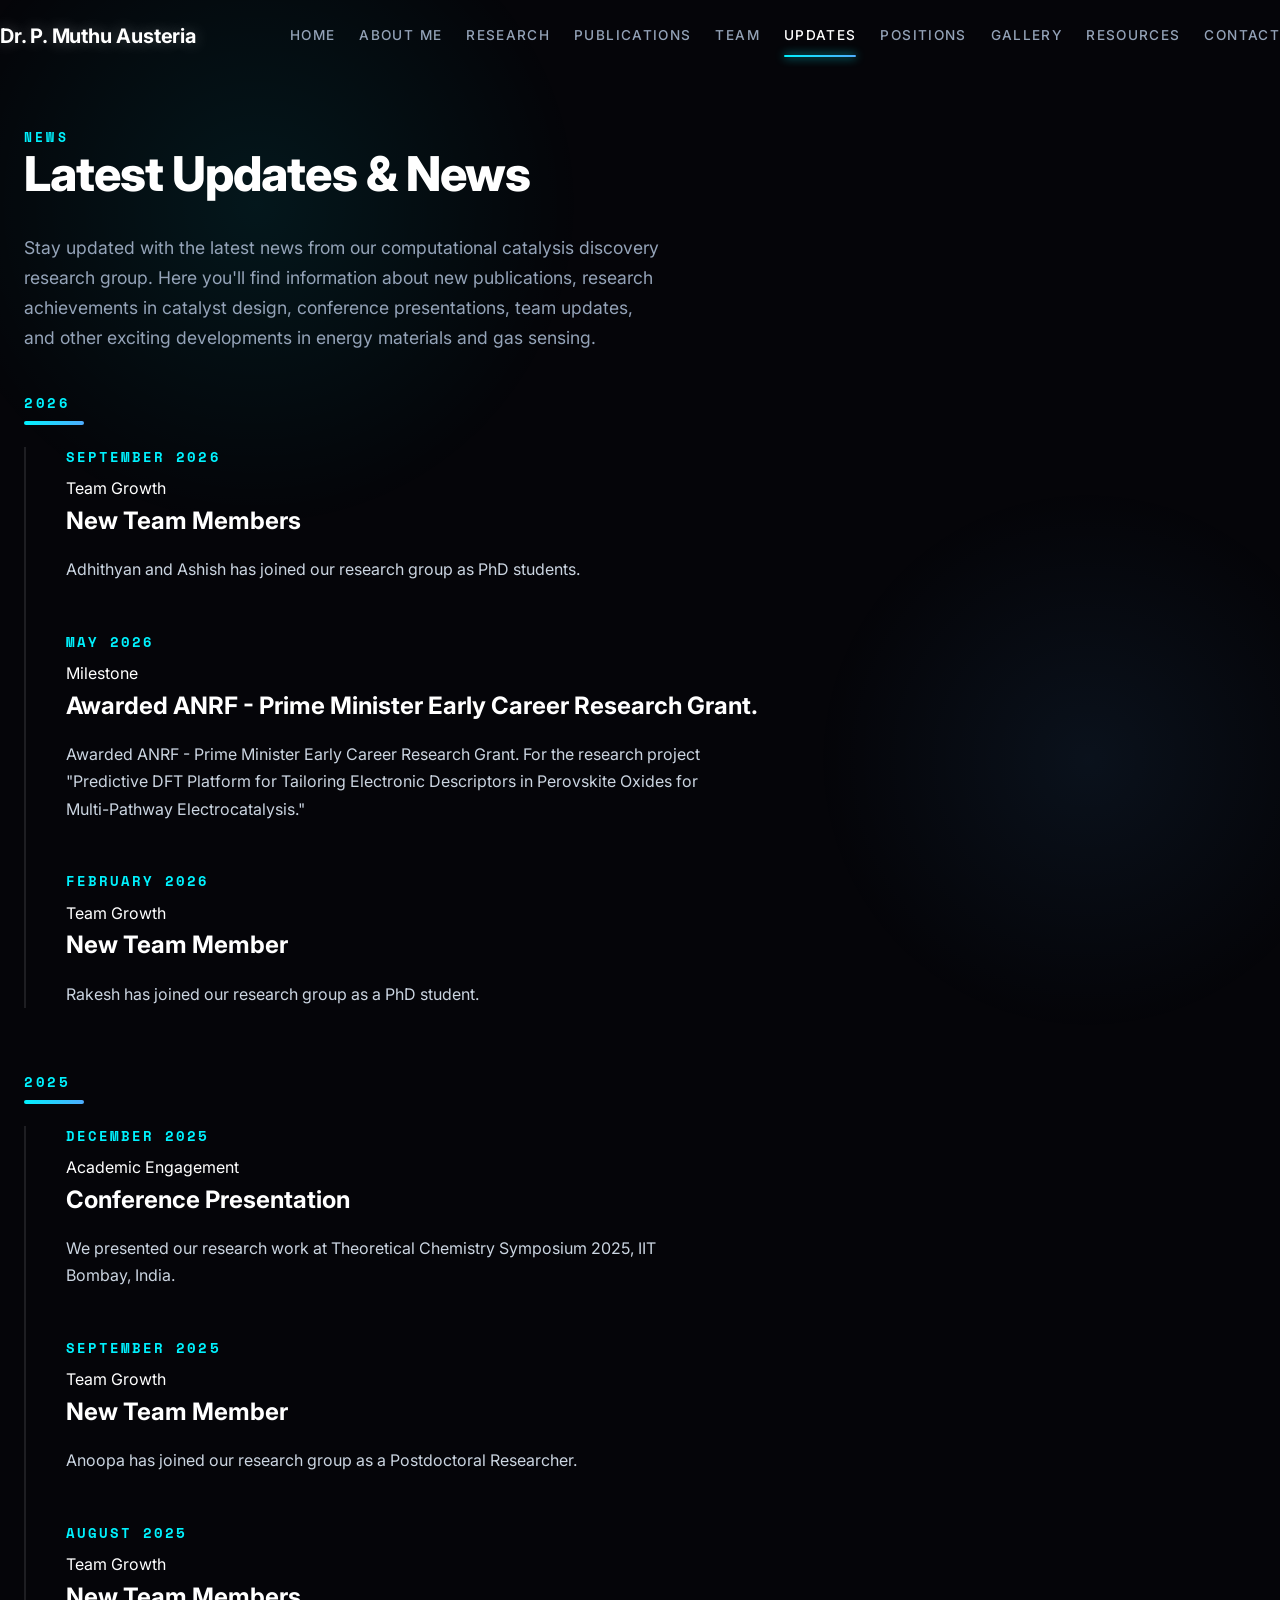
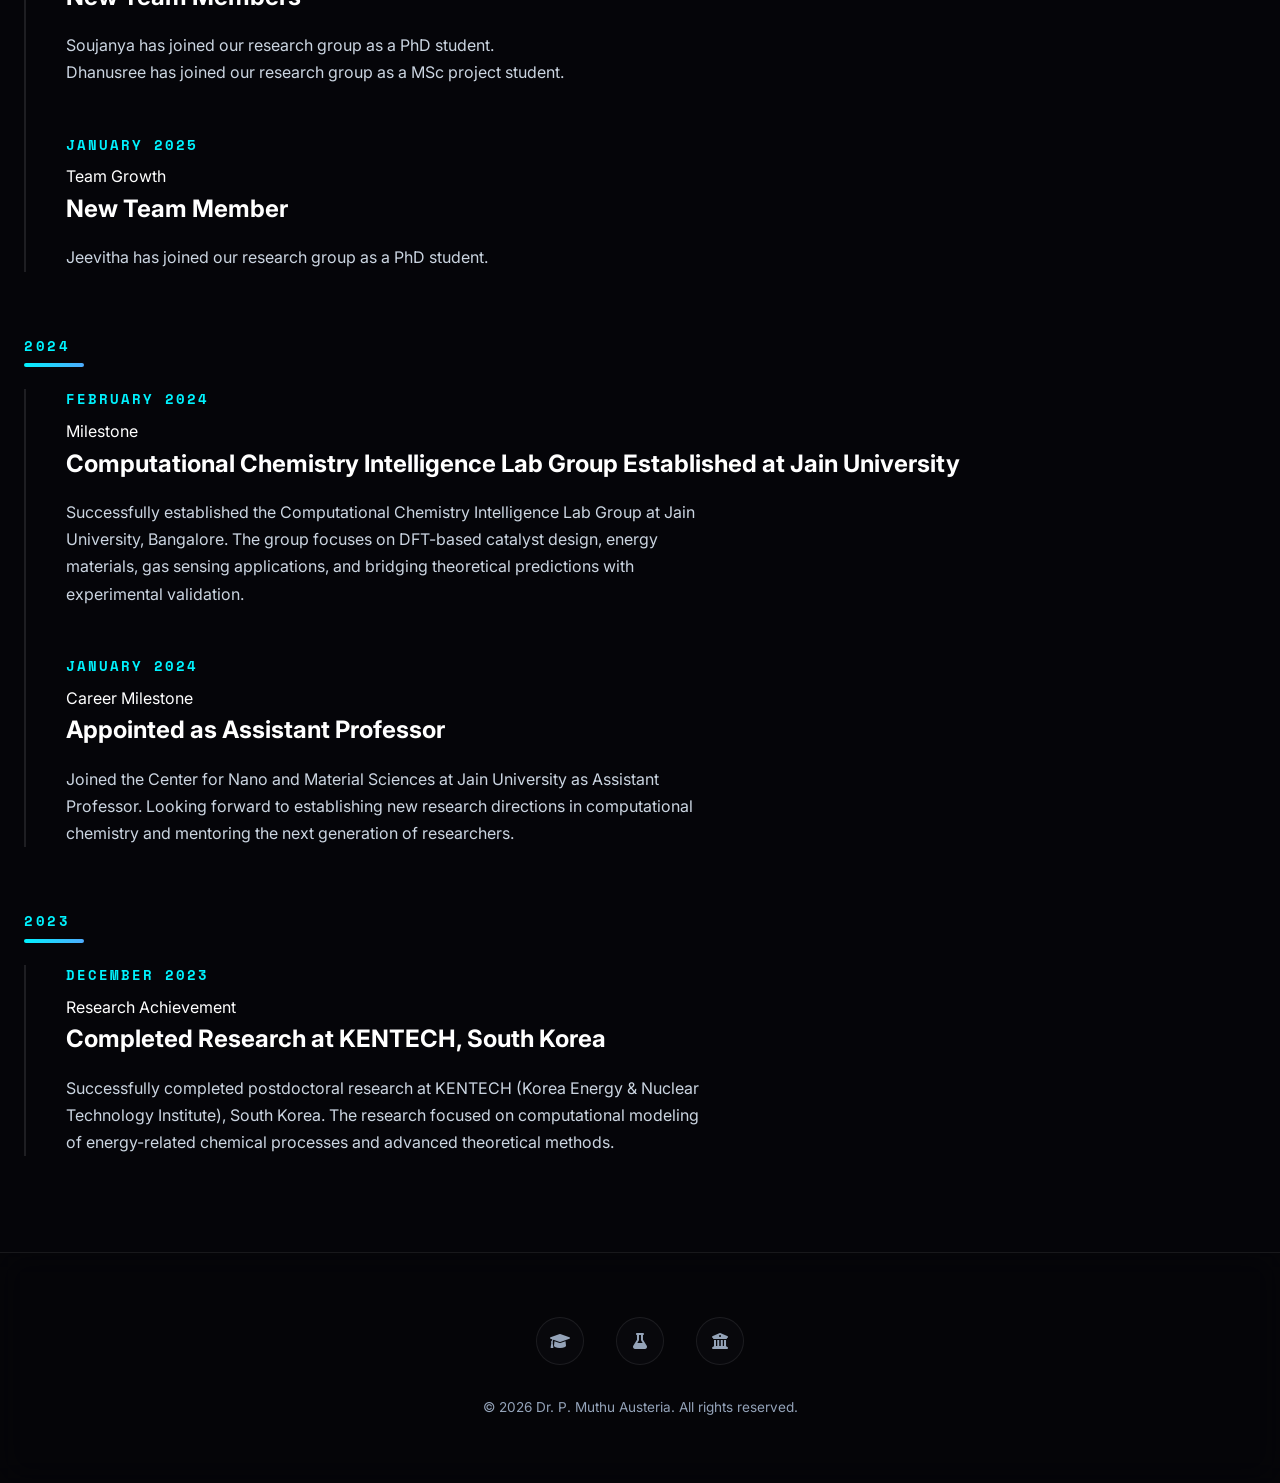
<file: updates.html>
<!DOCTYPE html>
<html lang="en">

<head>
    <meta charset="UTF-8">
    <meta name="viewport" content="width=device-width, initial-scale=1.0">
    <title>Updates - Dr. P. Muthu Austeria - Computational Chemistry Research</title>
    <link rel="stylesheet" href="theme.css">
    <link
        href="https://fonts.googleapis.com/css2?family=Inter:wght@400;500;600;700&family=Space+Mono:wght@400;500;700&display=swap"
        rel="stylesheet">
    <link rel="stylesheet" href="https://cdnjs.cloudflare.com/ajax/libs/font-awesome/6.0.0/css/all.min.css">
</head>

<body>
    <!-- Header -->
    <header class="site-header" id="site-header">
        <div class="container header-nav">
            <div class="header-logo">
                <a href="index.html">Dr. P. Muthu Austeria</a>
            </div>
            <button class="mobile-toggle" id="mobile-toggle" aria-label="Toggle mobile menu">
                <span></span>
                <span></span>
                <span></span>
            </button>
            <nav class="nav-menu" id="nav-menu">
                <a href="index.html">Home</a>
                <a href="about.html">About Me</a>
                <a href="research.html">Research</a>
                <a href="publications.html">Publications</a>
                <a href="team.html">Team</a>
                <a href="updates.html" aria-current="page">Updates</a>
                <a href="positions.html">Positions</a>
                <a href="gallery.html">Gallery</a>
                <a href="resources.html">Resources</a>
                <a href="contact.html">Contact</a>
            </nav>
        </div>
    </header>
    <main>
        <!-- Page Header -->
        <section class="section-padding" style="padding-top: 8rem; padding-bottom: 2rem;">
            <div class="container">
                <div style="max-width: 42rem;">
                    <p class="section-pretitle font-mono text-accent">News</p>
                    <h1 class="hero-title font-display" style="font-size: 3rem; margin-bottom: 0;">Latest Updates &amp;
                        News</h1>
                    <p class="section-desc">
                        Stay updated with the latest news from our computational catalysis discovery research group.
                        Here you'll find information about new publications, research achievements in catalyst design,
                        conference presentations, team updates, and other exciting developments in energy materials and
                        gas sensing.
                    </p>
                </div>
            </div>
        </section>

        <section class="section-padding" style="padding-top: 0;">
            <div class="container">

                <!---Year 2026--->
                <div style="max-width: 42rem; margin-bottom: 2rem;">
                    <h2 class="section-title font-display">2026</h2>
                </div>
                <div class="timeline" style="margin-top: 2rem;">

                    <!---Timeline Item--->
                    <div class="timeline-item">
                        <div class="timeline-dot"></div>
                        <div class="timeline-date">September 2026</div>
                        <div class="timeline-content">
                            <p class="timeline-role">Team Growth</p>
                            <h3 class="timeline-title">New Team Members</h3>
                            <p class="timeline-desc">
                                Adhithyan and Ashish has joined our research group as PhD students. <br>
                            </p>
                        </div>
                    </div>

                    <div class="timeline-item">
                        <div class="timeline-dot"></div>
                        <div class="timeline-date">May 2026</div>
                        <div class="timeline-content">
                            <p class="timeline-role">Milestone</p>
                            <h3 class="timeline-title">Awarded ANRF - Prime Minister Early Career Research Grant.</h3>
                            <p class="timeline-desc">
                                Awarded ANRF - Prime Minister Early Career Research Grant. For the research project
                                "Predictive DFT Platform for Tailoring Electronic Descriptors in Perovskite Oxides for
                                Multi-Pathway Electrocatalysis."
                            </p>
                        </div>
                    </div>

                    <div class="timeline-item">
                        <div class="timeline-dot"></div>
                        <div class="timeline-date">February 2026</div>
                        <div class="timeline-content">
                            <p class="timeline-role">Team Growth</p>
                            <h3 class="timeline-title">New Team Member</h3>
                            <p class="timeline-desc">
                                Rakesh has joined our research group as a PhD student. <br>
                            </p>
                        </div>
                    </div>

                </div>

                <!---Year 2025--->
                <div style="max-width: 42rem; margin-bottom: 2rem; margin-top: 4rem;">
                    <h2 class="section-title font-display">2025</h2>
                </div>
                <div class="timeline" style="margin-top: 2rem;">

                    <!---Timeline Item--->
                    <div class="timeline-item">
                        <div class="timeline-dot"></div>
                        <div class="timeline-date">December 2025</div>
                        <div class="timeline-content">
                            <p class="timeline-role">Academic Engagement</p>
                            <h3 class="timeline-title">Conference Presentation</h3>
                            <p class="timeline-desc">
                                We presented our research work at Theoretical Chemistry Symposium 2025, IIT Bombay,
                                India. <br>
                            </p>
                        </div>
                    </div>

                    <div class="timeline-item">
                        <div class="timeline-dot"></div>
                        <div class="timeline-date">September 2025</div>
                        <div class="timeline-content">
                            <p class="timeline-role">Team Growth</p>
                            <h3 class="timeline-title">New Team Member</h3>
                            <p class="timeline-desc">
                                Anoopa has joined our research group as a Postdoctoral Researcher. <br>
                            </p>
                        </div>
                    </div>

                    <div class="timeline-item">
                        <div class="timeline-dot"></div>
                        <div class="timeline-date">August 2025</div>
                        <div class="timeline-content">
                            <p class="timeline-role">Team Growth</p>
                            <h3 class="timeline-title">New Team Members</h3>
                            <p class="timeline-desc">
                                Soujanya has joined our research group as a PhD student. <br>
                                Dhanusree has joined our research group as a MSc project student.
                            </p>
                        </div>
                    </div>

                    <div class="timeline-item">
                        <div class="timeline-dot"></div>
                        <div class="timeline-date">January 2025</div>
                        <div class="timeline-content">
                            <p class="timeline-role">Team Growth</p>
                            <h3 class="timeline-title">New Team Member</h3>
                            <p class="timeline-desc">
                                Jeevitha has joined our research group as a PhD student.
                            </p>
                        </div>
                    </div>
                </div>

                <div style="max-width: 42rem; margin-bottom: 2rem; margin-top: 4rem;">
                    <h2 class="section-title font-display">2024</h2>
                </div>
                <div class="timeline" style="margin-top: 2rem;">
                    <div class="timeline-item">
                        <div class="timeline-dot"></div>
                        <div class="timeline-date">February 2024</div>
                        <div class="timeline-content">
                            <p class="timeline-role">Milestone</p>
                            <h3 class="timeline-title">Computational Chemistry Intelligence Lab Group Established at
                                Jain University</h3>
                            <p class="timeline-desc">
                                Successfully established the Computational Chemistry Intelligence Lab Group at Jain
                                University,
                                Bangalore. The group focuses on DFT-based catalyst design, energy materials, gas sensing
                                applications,
                                and bridging theoretical predictions with experimental validation.
                            </p>
                        </div>
                    </div>

                    <div class="timeline-item">
                        <div class="timeline-dot"></div>
                        <div class="timeline-date">January 2024</div>
                        <div class="timeline-content">
                            <p class="timeline-role">Career Milestone</p>
                            <h3 class="timeline-title">Appointed as Assistant Professor</h3>
                            <p class="timeline-desc">
                                Joined the Center for Nano and Material Sciences at Jain University as Assistant
                                Professor.
                                Looking forward to establishing new research directions in computational chemistry
                                and mentoring the next generation of researchers.
                            </p>
                        </div>
                    </div>
                </div>

                <div style="max-width: 42rem; margin-bottom: 2rem; margin-top: 4rem;">
                    <h2 class="section-title font-display">2023</h2>
                </div>
                <div class="timeline" style="margin-top: 2rem;">
                    <div class="timeline-item">
                        <div class="timeline-dot"></div>
                        <div class="timeline-date">December 2023</div>
                        <div class="timeline-content">
                            <p class="timeline-role">Research Achievement</p>
                            <h3 class="timeline-title">Completed Research at KENTECH, South Korea</h3>
                            <p class="timeline-desc">
                                Successfully completed postdoctoral research at KENTECH (Korea Energy &amp; Nuclear
                                Technology Institute), South Korea. The research focused on computational modeling
                                of energy-related chemical processes and advanced theoretical methods.
                            </p>
                        </div>
                    </div>
                </div>


                <!---
                <div style="max-width: 42rem; margin-bottom: 2rem; margin-top: 4rem;">
                    <h2 class="section-title font-display">Coming Soon</h2>
                </div>
            <div class="timeline" style="margin-top: 2rem;">
                <div class="timeline-item">
                    <div class="timeline-dot" style="background-color: var(--color-bg); border: 2px dashed var(--color-border-dark);"></div>
                    <div class="timeline-date">TBD 2024</div>
                    <div class="timeline-content">
                        <p class="timeline-role">Research Output</p>
                        <h3 class="timeline-title" style="color: var(--color-text-muted);">Upcoming Publications</h3>
                        <p class="timeline-desc">
                            Several research manuscripts are in preparation focusing on computational studies 
                            of molecular systems. Updates will be posted as publications are accepted and 
                            published in peer-reviewed journals.
                        </p>
                    </div>
                </div>
                <div class="timeline-item">
                    <div class="timeline-dot" style="background-color: var(--color-bg); border: 2px dashed var(--color-border-dark);"></div>
                    <div class="timeline-date">TBD 2024</div>
                    <div class="timeline-content">
                        <p class="timeline-role">Team Growth</p>
                        <h3 class="timeline-title" style="color: var(--color-text-muted);">New Team Members</h3>
                        <p class="timeline-desc">
                            We are actively recruiting PhD students, MSc project students, and postdoctoral 
                            researchers to join our computational chemistry research group. Updates about 
                            new team members will be posted here.
                        </p>
                    </div>
                </div>
                <div class="timeline-item">
                    <div class="timeline-dot" style="background-color: var(--color-bg); border: 2px dashed var(--color-border-dark);"></div>
                    <div class="timeline-date">TBD 2024</div>
                    <div class="timeline-content">
                        <p class="timeline-role">Academic Engagement</p>
                        <h3 class="timeline-title" style="color: var(--color-text-muted);">Conference Presentations</h3>
                        <p class="timeline-desc">
                            Upcoming conference presentations and academic talks will be announced here. 
                            We plan to participate in national and international conferences to share 
                            our research findings with the broader scientific community.
                        </p>
                    </div>
                </div>
            </div>
            ---->
                <!--
                <div class="join-block" style="margin-top: 5rem;">
                    <h3 class="join-title">Stay Updated</h3>
                    <p class="join-desc">
                        Want to stay informed about the latest developments from our research group?
                        Contact us to be added to our mailing list for important updates and announcements.
                    </p>
                    <div style="display: flex; gap: 1rem; margin-top: 1.5rem;">
                        <a href="contact.html" class="join-btn" style="margin-top: 0;">Contact Us</a>
                    </div>
                </div>
                -->
            </div>
        </section>
    </main>
    <!-- Footer -->
    <footer class="site-footer">
        <div class="container">
            <div class="footer-social">
                <a href="https://scholar.google.com/citations?user=vYwSPuEAAAAJ&hl=en" target="_blank"
                    title="Google Scholar">
                    <i class="fas fa-graduation-cap"></i>
                </a>
                <a href="https://cnms.jainuniversity.ac.in/" target="_blank" title="CNMS Department">
                    <i class="fas fa-flask"></i>
                </a>
                <a href="https://www.jainuniversity.ac.in/" target="_blank" title="Jain University">
                    <i class="fas fa-university"></i>
                </a>
            </div>
            <p class="footer-copy">&copy; 2026 Dr. P. Muthu Austeria. All rights reserved.</p>
        </div>
    </footer>

    <!-- Inline script for header scroll and mobile menu -->
    <script>
        document.addEventListener('DOMContentLoaded', () => {
            const header = document.getElementById('site-header');
            const mobileToggle = document.getElementById('mobile-toggle');
            const navMenu = document.getElementById('nav-menu');

            const handleScroll = () => {
                if (window.scrollY > 10) {
                    header.classList.add('scrolled');
                } else {
                    header.classList.remove('scrolled');
                }
            };
            window.addEventListener('scroll', handleScroll, { passive: true });
            handleScroll();

            if (mobileToggle && navMenu) {
                mobileToggle.addEventListener('click', () => {
                    navMenu.classList.toggle('mobile-active');
                });
            }
        });
    </script>
    <script src="script.js"></script>
    <script>
        function bookmarkPage() {
            if (window.sidebar && window.sidebar.addPanel) {
                // Firefox
                window.sidebar.addPanel(document.title, window.location.href, '');
            } else if (window.external && ('AddFavorite' in window.external)) {
                // Internet Explorer
                window.external.AddFavorite(window.location.href, document.title);
            } else {
                // Other browsers
                alert('Press Ctrl+D (or Cmd+D on Mac) to bookmark this page.');
            }
        }
    </script>
</body>

</html>
</file>
<file: theme.css>
/* Custom Properties */
:root {
    --color-bg: #050509;
    --color-surface: rgba(255, 255, 255, 0.02);
    --color-surface-2: rgba(255, 255, 255, 0.05);
    --color-text: #ffffff;
    --color-text-muted: #94a3b8;
    --color-border: rgba(255, 255, 255, 0.08);
    --color-accent: #00f2fe; /* Vibrant Cyan */
    --color-accent-soft: rgba(0, 242, 254, 0.1);
    --color-accent-strong: #4facfe; /* Electric Blue */
    --glass-blur: blur(16px);
}

/* Reset & Base */
*, *::before, *::after { box-sizing: border-box; }
* { margin: 0; padding: 0; }
body {
    font-family: 'Inter', sans-serif;
    background-color: var(--color-bg);
    color: var(--color-text);
    line-height: 1.6;
    -webkit-font-smoothing: antialiased;
    overflow-x: hidden;
    position: relative;
}

/* Ambient Background Glow */
body::before {
    content: '';
    position: fixed;
    top: -20%;
    left: -10%;
    width: 60vw;
    height: 60vw;
    background: radial-gradient(circle, rgba(0, 242, 254, 0.08) 0%, transparent 60%);
    z-index: -1;
    pointer-events: none;
    border-radius: 50%;
}
body::after {
    content: '';
    position: fixed;
    bottom: -20%;
    right: -10%;
    width: 50vw;
    height: 50vw;
    background: radial-gradient(circle, rgba(79, 172, 254, 0.08) 0%, transparent 60%);
    z-index: -1;
    pointer-events: none;
    border-radius: 50%;
}

img { max-width: 100%; display: block; }
a { text-decoration: none; color: inherit; }
ul, ol { list-style: none; }
strong { font-weight: 600; color: #fff; }

/* Container */
.container {
    width: 100%;
    max-width: 80rem;
    margin: 0 auto;
    padding: 0 1.5rem;
}

/* Typography */
.font-mono { font-family: 'Space Mono', monospace; }
.font-display { font-family: 'Inter', sans-serif; font-weight: 700; letter-spacing: -0.02em; }
.text-accent { color: var(--color-accent); }
.text-muted { color: var(--color-text-muted); }

/* Header (Glassmorphism) */
.site-header {
    position: fixed;
    top: 0;
    left: 0;
    right: 0;
    z-index: 50;
    border-bottom: 1px solid transparent;
    transition: all 0.4s cubic-bezier(0.4, 0, 0.2, 1);
    background-color: transparent;
}
.site-header.scrolled {
    background-color: rgba(5, 5, 9, 0.7);
    backdrop-filter: var(--glass-blur);
    -webkit-backdrop-filter: var(--glass-blur);
    border-bottom-color: var(--color-border);
    box-shadow: 0 4px 30px rgba(0, 0, 0, 0.5);
}
.header-nav {
    display: flex;
    align-items: center;
    justify-content: space-between;
    padding: 1.25rem 0;
}
.header-logo {
    font-weight: 700;
    font-size: 1.25rem;
    letter-spacing: -0.01em;
    color: var(--color-text);
    text-shadow: 0 0 15px rgba(255, 255, 255, 0.3);
}
.nav-menu {
    display: flex;
    gap: 1.5rem;
    align-items: center;
}
.nav-menu a {
    position: relative;
    padding: 0.25rem 0;
    font-size: 0.85rem;
    text-transform: uppercase;
    letter-spacing: 0.1em;
    color: var(--color-text-muted);
    transition: color 0.3s ease;
    font-weight: 500;
}
.nav-menu a:hover {
    color: #fff;
    text-shadow: 0 0 10px rgba(255, 255, 255, 0.5);
}
.nav-menu a::after {
    content: '';
    position: absolute;
    bottom: -6px;
    left: 0;
    width: 0;
    height: 2px;
    background: linear-gradient(90deg, var(--color-accent), var(--color-accent-strong));
    transition: width 0.3s ease;
    border-radius: 2px;
}
.nav-menu a:hover::after, .nav-menu a[aria-current="page"]::after {
    width: 100%;
    box-shadow: 0 0 10px var(--color-accent);
}
.nav-menu a[aria-current="page"] {
    color: #fff;
}

/* Mobile Toggle */
.mobile-toggle {
    display: none;
    background: none;
    border: none;
    cursor: pointer;
    padding: 0.5rem;
    z-index: 60;
}
.mobile-toggle span {
    display: block;
    width: 24px;
    height: 2px;
    background-color: var(--color-text);
    margin: 5px 0;
    transition: all 0.3s ease;
}

/* Hero Section */
.hero {
    padding: 12rem 0 6rem;
    position: relative;
    overflow: hidden;
}
.hero-grid {
    display: grid;
    grid-template-columns: 1.2fr 0.8fr;
    gap: 4rem;
    align-items: center;
}
.hero-pretitle {
    font-size: 0.85rem;
    text-transform: uppercase;
    letter-spacing: 0.25em;
    margin-bottom: 1.25rem;
    font-weight: 600;
    background: linear-gradient(90deg, var(--color-accent), var(--color-accent-strong));
    -webkit-background-clip: text;
    -webkit-text-fill-color: transparent;
    display: inline-block;
}
.hero-title {
    font-size: 4rem;
    line-height: 1.1;
    margin-bottom: 2rem;
    color: var(--color-text);
    text-wrap: balance;
    font-weight: 800;
}
.hero-title span {
    background: linear-gradient(135deg, #fff 0%, #a5b4fc 100%);
    -webkit-background-clip: text;
    -webkit-text-fill-color: transparent;
}
.hero-desc {
    font-size: 1.25rem;
    color: var(--color-text-muted);
    max-width: 36rem;
    margin-bottom: 2.5rem;
    line-height: 1.8;
}
.hero-visual {
    width: 100%;
    max-width: 24rem;
    margin: 0 auto;
    position: relative;
}
.hero-glow {
    position: absolute;
    top: -2rem;
    right: -2rem;
    bottom: -2rem;
    left: -2rem;
    background: conic-gradient(from 180deg at 50% 50%, var(--color-accent-strong) 0deg, var(--color-accent) 180deg, var(--color-accent-strong) 360deg);
    border-radius: 50%;
    opacity: 0.4;
    filter: blur(50px);
    z-index: -1;
    animation: rotate 10s linear infinite;
}
@keyframes rotate {
    from { transform: rotate(0deg); }
    to { transform: rotate(360deg); }
}
.hero-img {
    aspect-ratio: 1/1;
    width: 100%;
    object-fit: cover;
    object-position: center;
    border-radius: 50%;
    border: 2px solid rgba(255,255,255,0.1);
    box-shadow: 0 0 40px rgba(0, 0, 0, 0.8), inset 0 0 20px rgba(255,255,255,0.05);
    position: relative;
    z-index: 1;
}
.hero-links {
    display: flex;
    align-items: center;
    justify-content: center;
    gap: 1rem;
    margin-top: 2rem;
    position: relative;
    z-index: 2;
}
.social-icon {
    display: inline-flex;
    align-items: center;
    justify-content: center;
    width: 3.5rem;
    height: 3.5rem;
    border-radius: 50%;
    border: 1px solid var(--color-border);
    background: rgba(255, 255, 255, 0.03);
    backdrop-filter: var(--glass-blur);
    color: var(--color-text-muted);
    transition: all 0.3s cubic-bezier(0.175, 0.885, 0.32, 1.275);
    box-shadow: 0 4px 15px rgba(0,0,0,0.2);
}
.social-icon:hover {
    border-color: var(--color-accent);
    color: #fff;
    transform: translateY(-5px) scale(1.1);
    background: var(--color-accent-soft);
    box-shadow: 0 10px 25px rgba(0, 242, 254, 0.4);
}
.social-icon svg, .social-icon i {
    font-size: 1.25rem;
}

/* Section Shared */
.section-padding {
    padding: 6rem 0;
}
.section-pretitle {
    font-size: 0.8rem;
    text-transform: uppercase;
    letter-spacing: 0.25em;
    font-weight: 600;
    color: var(--color-accent);
}
.section-title {
    font-size: 2.75rem;
    margin-top: 0.5rem;
    font-weight: 700;
    color: #fff;
    position: relative;
    display: inline-block;
}
.section-title::after {
    content: '';
    position: absolute;
    bottom: -10px;
    left: 0;
    width: 60px;
    height: 4px;
    background: linear-gradient(90deg, var(--color-accent), var(--color-accent-strong));
    border-radius: 2px;
}
.section-desc {
    margin-top: 2rem;
    font-size: 1.1rem;
    color: var(--color-text-muted);
    max-width: 40rem;
    line-height: 1.7;
}

/* News Section */
.news-list {
    margin-top: 3rem;
    display: flex;
    flex-direction: column;
    gap: 1.5rem;
}
.news-item {
    display: flex;
    align-items: center;
    gap: 2rem;
    padding: 1.5rem 2rem;
    background: var(--color-surface);
    border: 1px solid var(--color-border);
    border-radius: 1rem;
    transition: all 0.3s ease;
    backdrop-filter: var(--glass-blur);
    position: relative;
    overflow: hidden;
}
.news-item::before {
    content: '';
    position: absolute;
    top: 0; left: 0; width: 4px; height: 100%;
    background: linear-gradient(180deg, var(--color-accent), var(--color-accent-strong));
    opacity: 0;
    transition: opacity 0.3s ease;
}
.news-item:hover {
    transform: translateX(10px);
    background: var(--color-surface-2);
    border-color: rgba(255,255,255,0.15);
    box-shadow: 0 15px 30px rgba(0,0,0,0.4);
}
.news-item:hover::before {
    opacity: 1;
}
.news-meta {
    display: flex;
    align-items: center;
    gap: 0.5rem;
    font-size: 0.8rem;
    text-transform: uppercase;
    letter-spacing: 0.15em;
    white-space: nowrap;
    width: 12rem;
    font-weight: 600;
    color: var(--color-accent);
}
.news-desc {
    flex: 1;
    font-size: 1rem;
    color: #e2e8f0;
}
.news-link {
    font-size: 0.8rem;
    text-transform: uppercase;
    letter-spacing: 0.1em;
    display: flex;
    align-items: center;
    gap: 0.5rem;
    transition: transform 0.2s;
    font-weight: 600;
    color: var(--color-text-muted);
}
.news-item:hover .news-link {
    color: var(--color-accent);
    transform: translateX(5px);
}

/* Explore Cards (Glassmorphism) */
.explore-grid {
    margin-top: 4rem;
    display: grid;
    grid-template-columns: repeat(2, 1fr);
    gap: 2rem;
}
.explore-card {
    position: relative;
    display: flex;
    flex-direction: column;
    padding: 2.5rem;
    height: 300px;
    border-radius: 1.5rem;
    overflow: hidden;
    transition: all 0.4s ease;
    color: white;
    background: var(--color-surface);
    border: 1px solid var(--color-border);
    backdrop-filter: var(--glass-blur);
    box-shadow: 0 10px 30px rgba(0,0,0,0.3);
}
.explore-card:hover {
    transform: translateY(-10px) scale(1.02);
    border-color: rgba(255,255,255,0.2);
    box-shadow: 0 20px 40px rgba(0, 0, 0, 0.6), 0 0 20px var(--color-accent-soft);
}
.explore-bg {
    position: absolute;
    top: 0; left: 0; right: 0; bottom: 0;
    z-index: -1;
    background: radial-gradient(circle at 100% 100%, rgba(0, 242, 254, 0.15) 0%, transparent 60%);
    transition: opacity 0.4s ease;
    opacity: 0.5;
}
.explore-card:nth-child(even) .explore-bg {
    background: radial-gradient(circle at 100% 100%, rgba(79, 172, 254, 0.15) 0%, transparent 60%);
}
.explore-card:hover .explore-bg {
    opacity: 1;
}
.explore-pattern {
    position: absolute;
    top: -2rem; right: -2rem;
    width: 14rem; height: 14rem;
    color: rgba(255,255,255,0.03);
    transition: transform 0.8s cubic-bezier(0.175, 0.885, 0.32, 1.275);
    pointer-events: none;
}
.explore-card:hover .explore-pattern {
    transform: scale(1.2) rotate(15deg);
    color: rgba(255,255,255,0.06);
}
.explore-card-pretitle {
    font-size: 0.75rem;
    text-transform: uppercase;
    letter-spacing: 0.2em;
    color: var(--color-accent);
    font-weight: 600;
}
.explore-card-title {
    font-size: 1.75rem;
    margin-top: 0.5rem;
    font-weight: 700;
    color: #fff;
}
.explore-card-desc {
    margin-top: 1rem;
    font-size: 1rem;
    color: var(--color-text-muted);
    line-height: 1.6;
}
.explore-card-link {
    margin-top: auto;
    font-size: 0.8rem;
    text-transform: uppercase;
    letter-spacing: 0.15em;
    display: flex;
    align-items: center;
    gap: 0.5rem;
    transition: transform 0.2s;
    font-weight: 600;
    color: var(--color-accent);
}
.explore-card:hover .explore-card-link {
    transform: translateX(8px);
}

/* Footer */
.site-footer {
    border-top: 1px solid var(--color-border);
    background-color: rgba(5, 5, 9, 0.8);
    backdrop-filter: var(--glass-blur);
    padding: 4rem 0;
    text-align: center;
    position: relative;
    z-index: 10;
}
.footer-social {
    display: flex;
    align-items: center;
    justify-content: center;
    gap: 2rem;
    margin-bottom: 2rem;
}
.footer-social a {
    color: var(--color-text-muted);
    transition: all 0.3s ease;
    background: var(--color-surface);
    width: 3rem; height: 3rem;
    display: flex; align-items: center; justify-content: center;
    border-radius: 50%;
    border: 1px solid var(--color-border);
}
.footer-social a:hover {
    color: #fff;
    border-color: var(--color-accent);
    background: var(--color-accent-soft);
    transform: translateY(-3px);
    box-shadow: 0 5px 15px rgba(0, 242, 254, 0.3);
}
.footer-copy {
    font-size: 0.85rem;
    color: var(--color-text-muted);
}

/* Interior Pages Overrides */
.page-header { max-width: 65ch; margin-bottom: 4rem; margin-top: 8rem; position: relative; z-index: 2; }
.page-eyebrow { font-family: 'Space Mono', monospace; font-size: 0.85rem; text-transform: uppercase; letter-spacing: 0.25em; color: var(--color-accent); margin-bottom: 1rem; display: block; font-weight: 600; }
.page-title { font-size: 3rem; font-weight: 800; color: #fff; line-height: 1.1; margin-bottom: 1.5rem; text-wrap: balance; }
@media (min-width: 640px) { .page-title { font-size: 4rem; } }
.page-intro { margin-top: 1rem; font-size: 1.2rem; color: var(--color-text-muted); line-height: 1.8; }

/* Timeline (Experience) */
.timeline { border-left: 2px solid rgba(255,255,255,0.1); padding-left: 2.5rem; margin-top: 4rem; display: flex; flex-direction: column; gap: 3rem; list-style: none; }
.timeline-item { position: relative; }
.timeline-marker { position: absolute; left: calc(-2.5rem - 6px); top: 0.375rem; width: 0.75rem; height: 0.75rem; border-radius: 50%; background-color: var(--color-accent); box-shadow: 0 0 10px var(--color-accent); }
.timeline-date { font-family: 'Space Mono', monospace; font-size: 0.85rem; text-transform: uppercase; letter-spacing: 0.15em; color: var(--color-accent); display: block; font-weight: 600; margin-bottom: 0.5rem; }
.timeline-title { font-size: 1.5rem; font-weight: 700; color: #fff; }
.timeline-subtitle { margin-top: 0.25rem; font-size: 1rem; color: var(--color-text-muted); }
.timeline-desc { margin-top: 1rem; font-size: 1rem; color: #cbd5e1; line-height: 1.7; max-width: 65ch; }

/* Publications */
.pub-year { font-size: 2rem; font-weight: 800; color: var(--color-accent); margin-bottom: 2rem; margin-top: 4rem; font-family: 'Space Mono', monospace; text-shadow: 0 0 20px rgba(0, 242, 254, 0.3); }
.pub-year:first-child { margin-top: 1.5rem; }
.pub-list { display: flex; flex-direction: column; gap: 1.5rem; list-style: none; }
.pub-card { border: 1px solid var(--color-border); border-radius: 1rem; background: var(--color-surface); backdrop-filter: var(--glass-blur); overflow: hidden; box-shadow: 0 4px 15px rgba(0,0,0,0.2); display: flex; flex-direction: column; transition: all 0.3s ease; }
.pub-card:hover { transform: translateY(-5px); border-color: rgba(255,255,255,0.15); box-shadow: 0 10px 30px rgba(0,0,0,0.4); }
@media (min-width: 768px) { .pub-card { flex-direction: row; } }
.pub-card-img { display: flex; align-items: center; justify-content: center; background-color: rgba(0,0,0,0.2); border-bottom: 1px solid var(--color-border); padding: 1.5rem; flex-shrink: 0; min-height: 14rem; }
@media (min-width: 768px) { .pub-card-img { width: 16rem; border-bottom: none; border-right: 1px solid var(--color-border); } }
.pub-card-img img { max-height: 14rem; max-width: 100%; object-fit: contain; filter: drop-shadow(0 4px 10px rgba(0,0,0,0.5)); }
.pub-card-content { display: flex; flex-direction: column; flex-grow: 1; }
.pub-card-body { padding: 2rem; border-left: 2px solid transparent; flex-grow: 1; }
.pub-card:hover .pub-card-body { border-left-color: var(--color-accent); }
@media (min-width: 768px) { .pub-card-body { border-left: none; } .pub-card:hover .pub-card-body { box-shadow: inset 2px 0 0 var(--color-accent); } }
.pub-authors { font-weight: 600; color: #e2e8f0; line-height: 1.6; }
.pub-title { font-weight: 600; display: inline; color: #fff; font-size: 1.1rem; }
.pub-journal { color: var(--color-accent); font-style: italic; display: inline; font-weight: 500; }
.pub-tags { margin-top: 1.25rem; display: flex; flex-wrap: wrap; gap: 0.5rem; }
.pub-tag { border: 1px solid rgba(0, 242, 254, 0.3); background: var(--color-accent-soft); color: var(--color-accent); font-family: 'Space Mono', monospace; font-size: 0.7rem; text-transform: uppercase; letter-spacing: 0.1em; padding: 0.35rem 0.85rem; border-radius: 9999px; }
.pub-actions { border-top: 1px solid var(--color-border); display: flex; font-family: 'Space Mono', monospace; font-size: 0.75rem; text-transform: uppercase; letter-spacing: 0.15em; flex-wrap: wrap; background: rgba(0,0,0,0.1); }
.pub-action-btn { padding: 1rem 1.5rem; color: var(--color-text-muted); transition: all 0.2s; display: flex; align-items: center; gap: 0.5rem; text-decoration: none; cursor: pointer; border: none; background: transparent; font-weight: 600; border-right: 1px solid var(--color-border); }
.pub-action-btn:hover { background-color: var(--color-accent-soft); color: var(--color-accent); }
.pub-action-primary { color: var(--color-accent); }

/* Profiles / Team */
.profile-card { border: 1px solid var(--color-border); border-radius: 1.5rem; background: var(--color-surface); backdrop-filter: var(--glass-blur); box-shadow: 0 10px 30px rgba(0,0,0,0.3); padding: 2.5rem; display: flex; flex-direction: column; gap: 2.5rem; margin-bottom: 2.5rem; transition: transform 0.3s ease; }
.profile-card:hover { transform: translateY(-5px); border-color: rgba(255,255,255,0.15); }
@media (min-width: 640px) { .profile-card { flex-direction: row; align-items: center; } }
.profile-img { width: 12rem; height: 12rem; border-radius: 50%; object-fit: cover; border: 2px solid rgba(255,255,255,0.1); box-shadow: 0 10px 30px rgba(0,0,0,0.5); flex-shrink: 0; margin: 0 auto; position: relative; }
@media (min-width: 640px) { .profile-img { margin: 0; } }
.profile-info { flex-grow: 1; }
.profile-role { font-family: 'Space Mono', monospace; font-size: 0.85rem; text-transform: uppercase; letter-spacing: 0.2em; color: var(--color-accent); display: block; font-weight: 600; margin-bottom: 0.5rem; }
.profile-name { font-size: 1.75rem; font-weight: 700; color: #fff; font-family: 'Inter', sans-serif; }
.profile-title { font-size: 1rem; color: var(--color-text-muted); margin-top: 0.25rem; }
.profile-desc { margin-top: 1.25rem; font-size: 1rem; color: #cbd5e1; line-height: 1.7; max-width: 65ch; }
.profile-links { margin-top: 2rem; display: flex; align-items: center; gap: 1rem; flex-wrap: wrap; }
.profile-link { display: inline-flex; align-items: center; justify-content: center; width: 3rem; height: 3rem; border-radius: 50%; border: 1px solid var(--color-border); background-color: rgba(255,255,255,0.03); color: var(--color-text-muted); transition: all 0.3s; text-decoration: none; font-size: 1.25rem; }
.profile-link:hover { border-color: var(--color-accent); color: #fff; background: var(--color-accent-soft); box-shadow: 0 0 15px rgba(0, 242, 254, 0.3); transform: translateY(-2px); }

/* Join Box / Block */
.join-block { margin-top: 3rem; border: 1px solid rgba(0, 242, 254, 0.2); background: linear-gradient(135deg, rgba(0, 242, 254, 0.05) 0%, rgba(79, 172, 254, 0.05) 100%); padding: 3rem; border-radius: 1.5rem; backdrop-filter: var(--glass-blur); position: relative; overflow: hidden; }
.join-block::before { content: ''; position: absolute; top: 0; left: 0; width: 100%; height: 2px; background: linear-gradient(90deg, var(--color-accent), var(--color-accent-strong)); }
.join-eyebrow { display: flex; align-items: center; gap: 0.75rem; font-family: 'Space Mono', monospace; font-size: 0.8rem; text-transform: uppercase; letter-spacing: 0.25em; color: var(--color-accent); font-weight: 600; }
.join-ping-container { position: relative; display: flex; width: 0.75rem; height: 0.75rem; }
.join-ping { position: absolute; display: inline-flex; height: 100%; width: 100%; border-radius: 50%; background-color: var(--color-accent); opacity: 0.7; animation: ping 1.5s cubic-bezier(0, 0, 0.2, 1) infinite; }
.join-dot { position: relative; display: inline-flex; height: 0.75rem; width: 0.75rem; border-radius: 50%; background-color: var(--color-accent); box-shadow: 0 0 8px var(--color-accent); }
@keyframes ping { 75%, 100% { transform: scale(2.5); opacity: 0; } }
.join-title { font-size: 1.75rem; font-weight: 800; color: #fff; margin-top: 1.25rem; }
.join-desc { margin-top: 1rem; font-size: 1.05rem; color: #cbd5e1; line-height: 1.7; max-width: 65ch; }
.join-btn { margin-top: 2rem; display: inline-flex; align-items: center; gap: 0.75rem; border-radius: 9999px; background: linear-gradient(90deg, var(--color-accent), var(--color-accent-strong)); padding: 1rem 2rem; font-family: 'Space Mono', monospace; font-size: 0.85rem; text-transform: uppercase; letter-spacing: 0.15em; color: #000; text-decoration: none; transition: all 0.3s ease; font-weight: 700; box-shadow: 0 10px 20px rgba(0, 242, 254, 0.2); }
.join-btn:hover { transform: translateY(-3px); box-shadow: 0 15px 30px rgba(0, 242, 254, 0.4); }

/* Standard Section */
.section-block { margin-top: 4rem; margin-bottom: 4rem; max-width: 70ch; position: relative; z-index: 2; }
.section-title { font-family: 'Space Mono', monospace; font-size: 0.85rem; text-transform: uppercase; letter-spacing: 0.2em; color: var(--color-accent); margin-bottom: 1rem; font-weight: 600; display: flex; align-items: center; gap: 0.5rem; }
.section-heading { font-size: 2rem; font-weight: 800; color: #fff; line-height: 1.3; margin-bottom: 1.5rem; }
.section-content { margin-top: 1.5rem; font-size: 1.1rem; color: #cbd5e1; line-height: 1.8; display: flex; flex-direction: column; gap: 1.5rem; }
.section-content strong { color: var(--color-accent); font-weight: 600; }

/* Content Grid and Cards */
.content-grid {
    display: grid;
    grid-template-columns: repeat(auto-fit, minmax(300px, 1fr));
    gap: 2rem;
    margin-top: 2rem;
}
.content-card {
    background: var(--color-surface);
    border: 1px solid var(--color-border);
    backdrop-filter: var(--glass-blur);
    border-radius: 1.5rem;
    padding: 2.5rem;
    box-shadow: 0 10px 30px rgba(0,0,0,0.2);
    transition: all 0.3s ease;
    display: flex;
    flex-direction: column;
}
.content-card:hover {
    transform: translateY(-5px);
    border-color: rgba(255,255,255,0.15);
    box-shadow: 0 15px 35px rgba(0,0,0,0.4), 0 0 15px var(--color-accent-soft);
}
.content-card h3 {
    font-size: 1.5rem;
    font-weight: 700;
    color: #fff;
    margin-bottom: 1rem;
}
.content-card p {
    color: #cbd5e1;
    line-height: 1.7;
    margin-bottom: 1rem;
}
.content-card ul {
    list-style: none;
    display: flex;
    flex-direction: column;
    gap: 0.75rem;
    color: #cbd5e1;
}
.content-card ul li {
    display: flex;
    align-items: flex-start;
    gap: 0.5rem;
}
.content-card ul li::before {
    content: '→';
    color: var(--color-accent);
    font-family: 'Space Mono', monospace;
}

/* Mobile Responsive */
@media (max-width: 768px) {
    .nav-menu {
        display: none;
        position: absolute;
        top: 100%;
        left: 0;
        right: 0;
        background: rgba(5, 5, 9, 0.95);
        backdrop-filter: blur(20px);
        flex-direction: column;
        gap: 1.5rem;
        padding: 2rem;
        border-bottom: 1px solid var(--color-border);
        box-shadow: 0 10px 30px rgba(0,0,0,0.5);
    }
    .nav-menu.mobile-active {
        display: flex;
        animation: fadeIn 0.3s ease forwards;
    }
    @keyframes fadeIn {
        from { opacity: 0; transform: translateY(-10px); }
        to { opacity: 1; transform: translateY(0); }
    }
    .mobile-toggle { display: block; }
    .hero { padding: 8rem 0 4rem; }
    .hero-grid { grid-template-columns: 1fr; gap: 3rem; text-align: center; }
    .hero-title { font-size: 2.75rem; }
    .hero-desc { margin: 0 auto 2rem; }
    .news-item { flex-direction: column; align-items: flex-start; gap: 1rem; }
    .explore-grid { grid-template-columns: 1fr; gap: 1.5rem; }
    .explore-card { height: auto; padding: 2rem; }
    .page-title { font-size: 2.25rem; }
    .section-heading { font-size: 1.75rem; }
}
</file>
